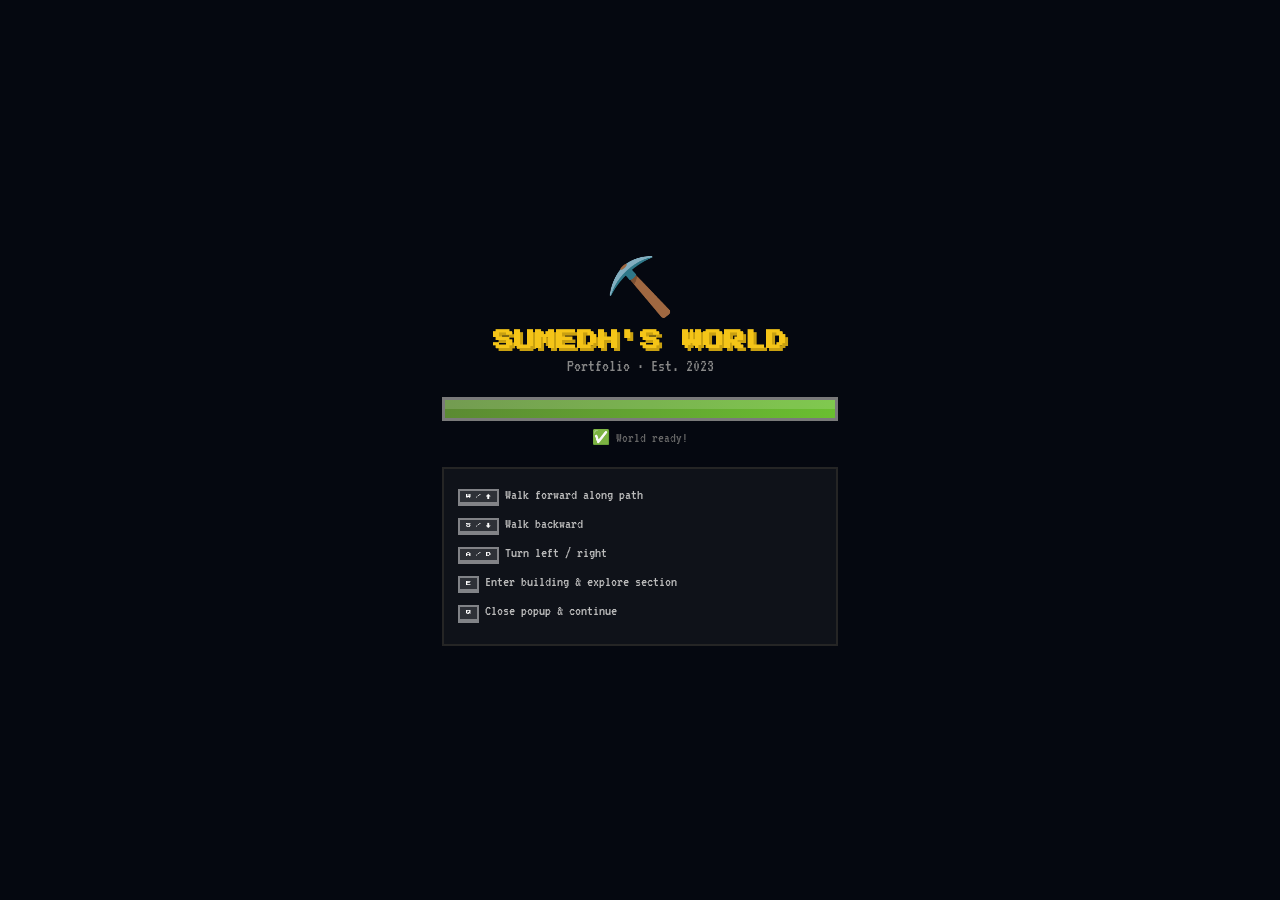
<file: personal portfolio 5/index.html>
<!DOCTYPE html>
<html lang="en">
<head>
<meta charset="UTF-8"/>
<meta name="viewport" content="width=device-width,initial-scale=1.0"/>
<title>Sumedh Pathe — Minecraft Portfolio World</title>
<link rel="stylesheet" href="style.css"/>
<link href="https://fonts.googleapis.com/css2?family=Press+Start+2P&family=VT323&display=swap" rel="stylesheet"/>
</head>
<body>

<!-- ═══ LOADING SCREEN ═══ -->
<div id="loading">
  <div class="ld-box">
    <div class="ld-icon">⛏️</div>
    <h1 class="ld-title">SUMEDH'S WORLD</h1>
    <p class="ld-sub">Portfolio · Est. 2023</p>
    <div class="ld-bar-wrap"><div id="ld-bar"></div></div>
    <p id="ld-msg">Generating terrain…</p>
    <div class="ld-tips">
      <p><span class="k">W / ↑</span> Walk forward along path</p>
      <p><span class="k">S / ↓</span> Walk backward</p>
      <p><span class="k">A / D</span> Turn left / right</p>
      <p><span class="k">E</span> Enter building &amp; explore section</p>
      <p><span class="k">Q</span> Close popup &amp; continue</p>
    </div>
  </div>
</div>

<!-- ═══ MAIN 3D CANVAS ═══ -->
<canvas id="world"></canvas>

<!-- ═══ MINIMAP CANVAS ═══ -->
<div id="mm-wrap">
  <div class="mm-hdr">
    <span class="mm-title">🗺 MAP</span>
    <button class="mm-close" onclick="toggleMap()">✕</button>
  </div>
  <canvas id="minimap" width="180" height="180"></canvas>
  <div class="mm-foot"><span id="mm-coords">Section 1 / 6</span></div>
</div>
<button id="mm-btn" class="hidden" onclick="toggleMap()">🗺</button>

<!-- ═══ TOP HUD ═══ -->
<div id="hud-top">
  <span class="hud-name">⛏️ SUMEDH PATHE</span>
  <span id="hud-section">📍 Intro — Spawn Point</span>
  <span class="hud-hint" id="hud-hint">Press <span class="k">E</span> to enter</span>
</div>

<!-- ═══ VIEW TOGGLE ═══ -->
<button id="view-btn" onclick="toggleView()"><span id="view-lbl">👁 3RD</span></button>

<!-- ═══ PATH NAVIGATOR (bottom left) ═══ -->
<div id="path-nav">
  <div class="path-label">PORTFOLIO PATH</div>
  <div id="path-steps"></div>
</div>

<!-- ═══ CONTROLS HINT (bottom right) ═══ -->
<div id="ctrl-hint">
  <span class="k">W/S</span> Move &nbsp;
  <span class="k">A/D</span> Turn &nbsp;
  <span class="k">E</span> Enter &nbsp;
  <span class="k">Q</span> Close
</div>

<!-- ═══ HEALTH BAR ═══ -->
<div id="hud-hp">
  <div class="hp-row"><span class="hp-l">HP</span><span class="hearts">❤️❤️❤️❤️❤️❤️❤️❤️❤️❤️</span></div>
  <div class="xp-wrap"><div class="xp-fill"></div></div>
  <div class="xp-txt">XP: Graduate 2027 · Dev Level 12</div>
</div>

<!-- ═══ POPUP PANEL ═══ -->
<div id="popup" class="hidden">
  <div class="pop-inner" id="pop-inner">
    <div class="pop-hdr" id="pop-hdr">
      <span id="pop-icon">🏠</span>
      <span id="pop-title">Welcome</span>
      <button class="pop-close" onclick="closePopup()">✕</button>
    </div>
    <div class="pop-body" id="pop-body"><!-- filled by JS --></div>
    <div class="pop-foot" id="pop-foot">
      <button class="mc-btn gray" onclick="closePopup()">
        <span class="k">Q</span> Close &amp; Continue →
      </button>
    </div>
  </div>
</div>

<!-- ═══ PAUSE MENU ═══ -->
<div id="pause" class="hidden">
  <div class="pm-box">
    <h2 class="pm-t">⏸ PAUSED</h2>
    <p class="pm-s">Sumedh Pathe · Portfolio World</p>
    <div class="pm-btns">
      <button class="mc-btn green" onclick="resumeGame()">▶ Resume</button>
      <button class="mc-btn gray"  onclick="showSection(currentStep)">📋 Reopen Section</button>
      <button class="mc-btn gray"  onclick="goToStep(0)">🏠 Restart Path</button>
    </div>
    <div class="pm-links">
      <a href="mailto:sumedhpatthe2005@gmail.com">✉️ Email</a>
      <a href="https://github.com/Sumedh9696" target="_blank">🐙 GitHub</a>
    </div>
  </div>
</div>

<!-- ═══ TOAST ═══ -->
<div id="toast"></div>

<script src="script.js"></script>
</body>
</html>
</file>
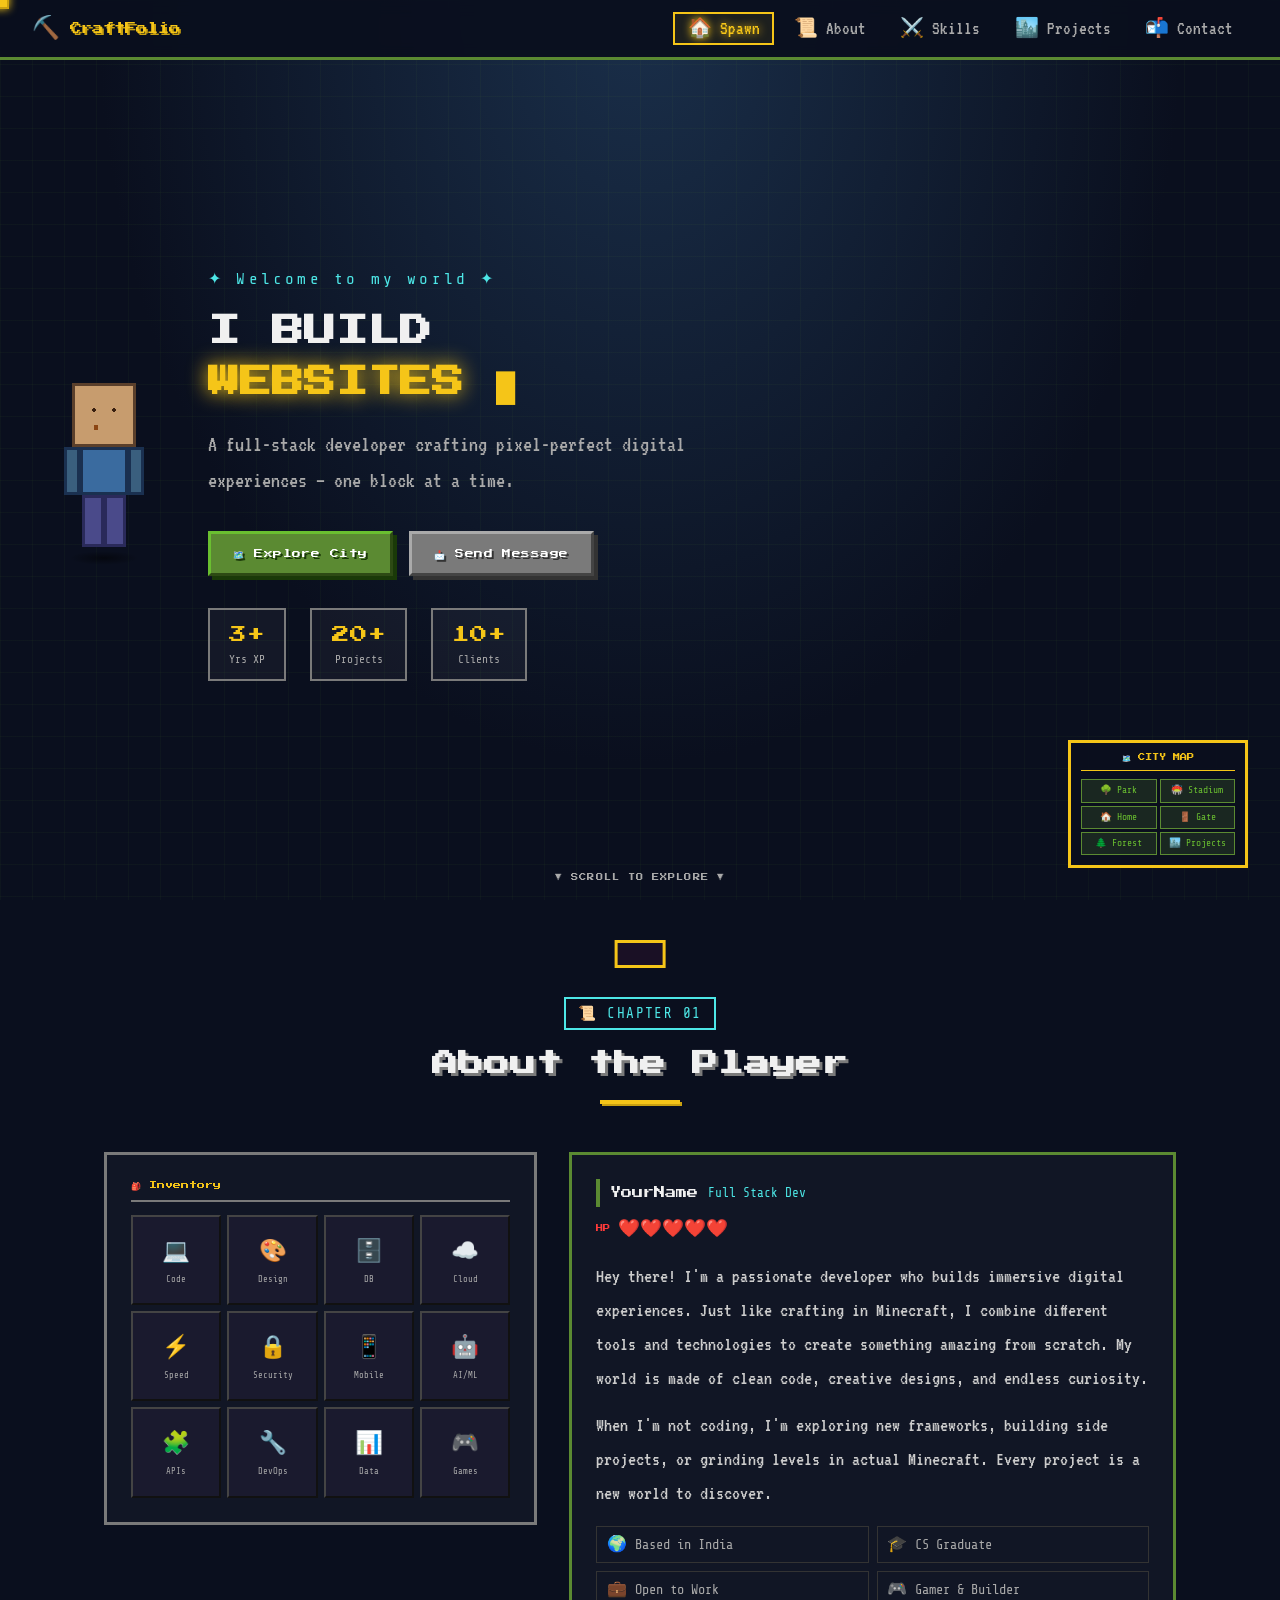
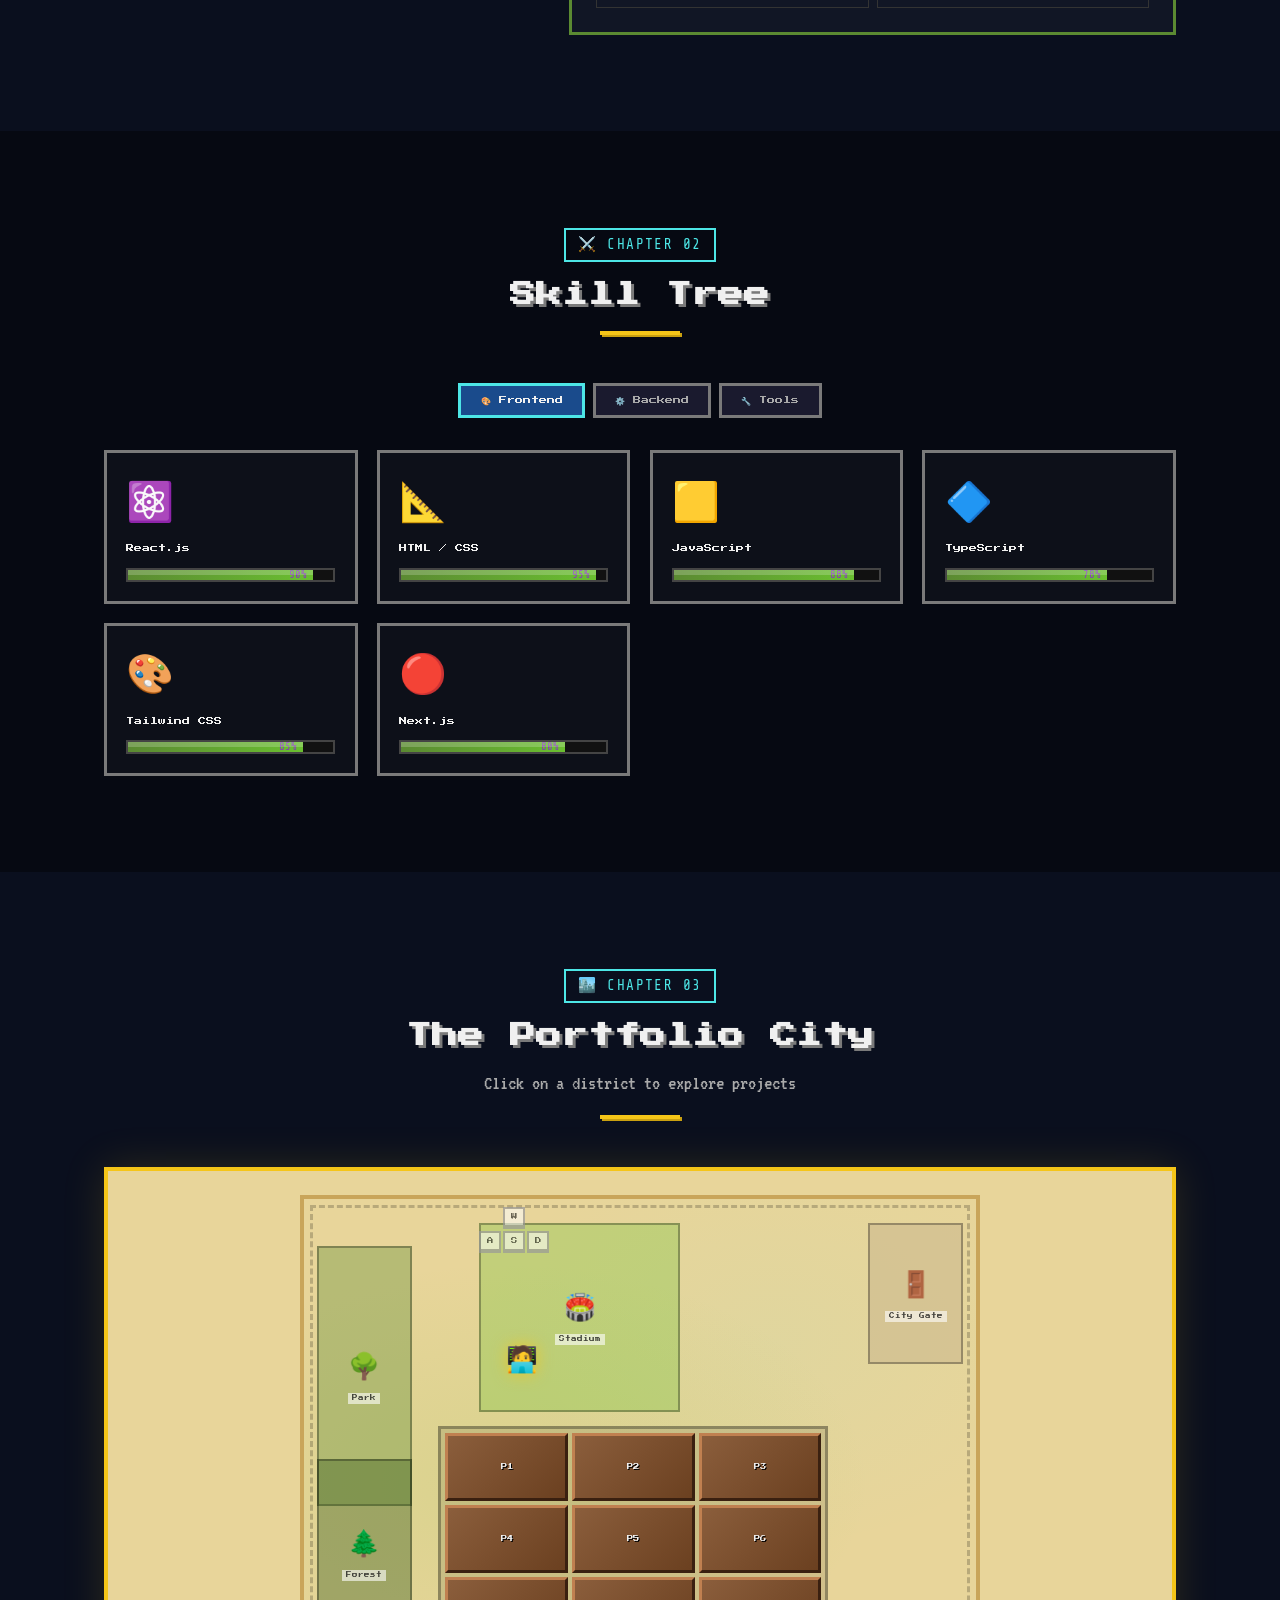
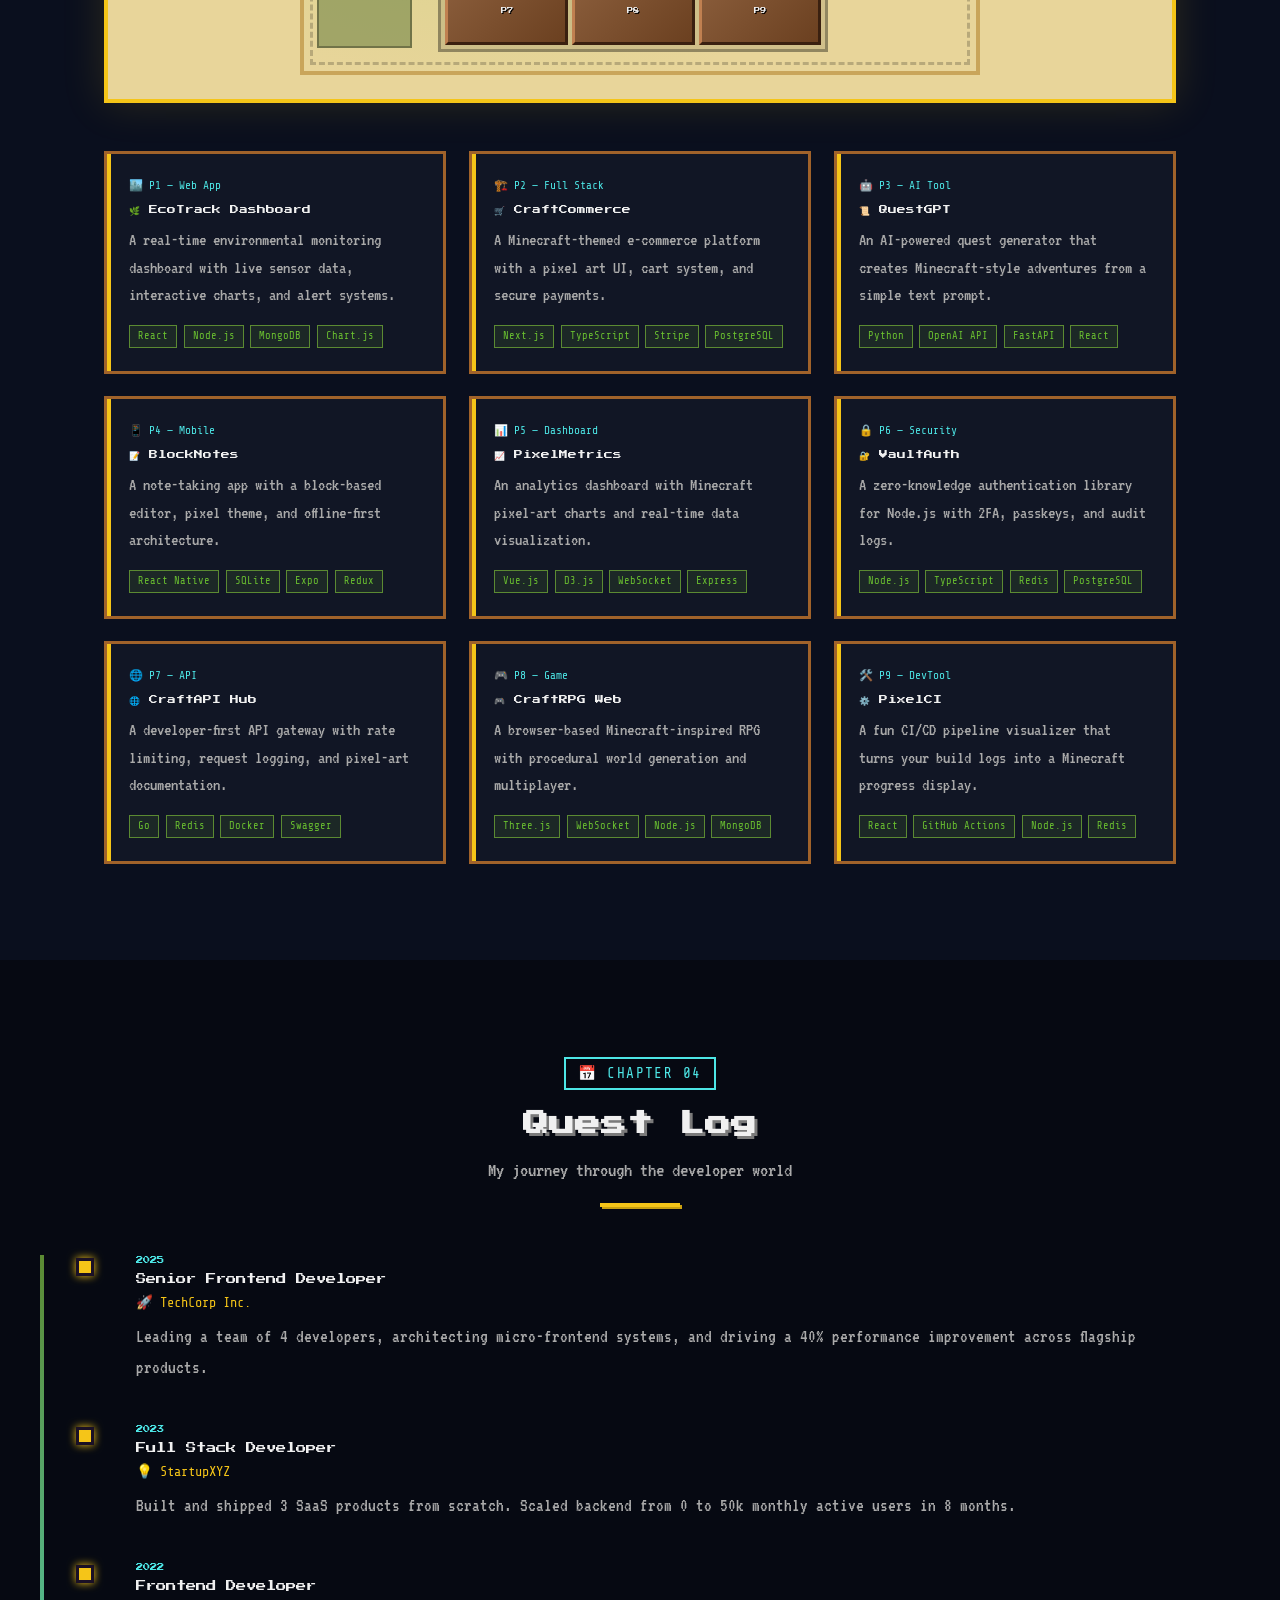
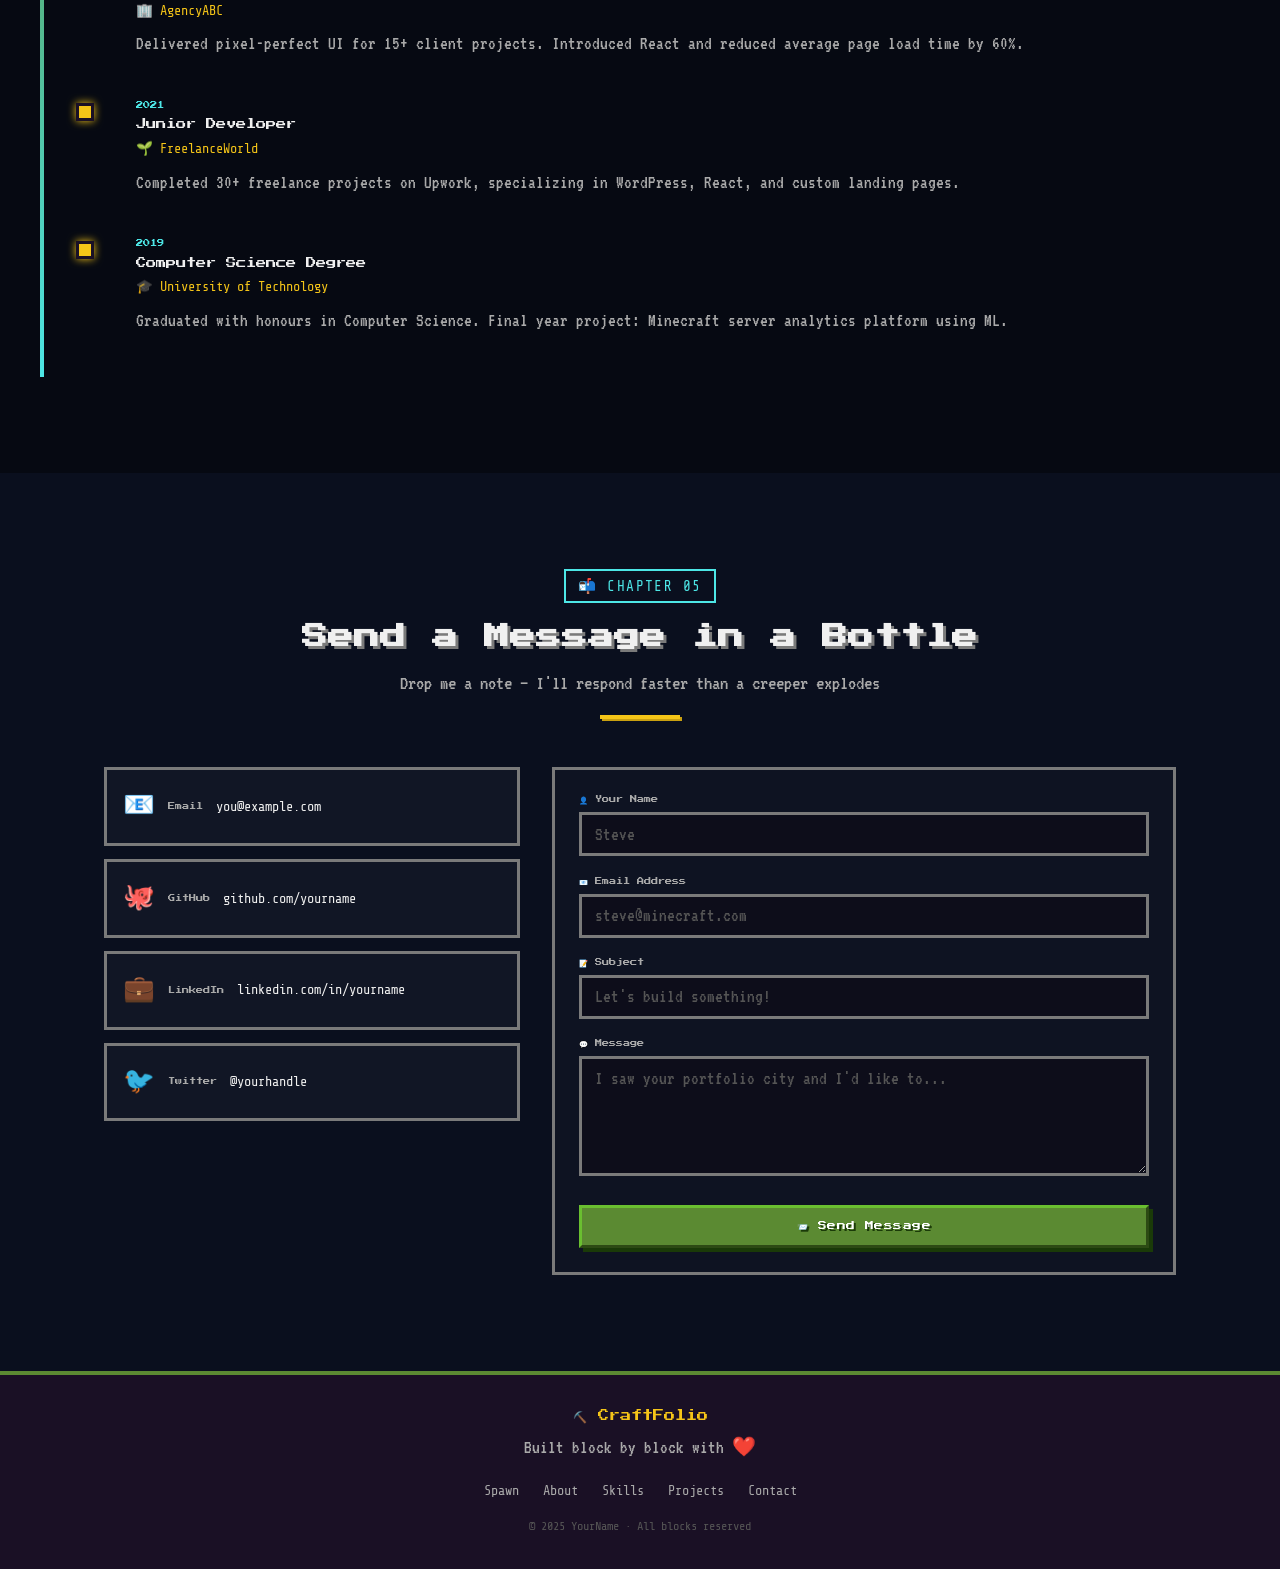
<file: portfolio personal/index.html>
<!DOCTYPE html>
<html lang="en">
<head>
  <meta charset="UTF-8" />
  <meta name="viewport" content="width=device-width, initial-scale=1.0" />
  <title>CraftFolio — A Minecraft Portfolio</title>
  <link rel="stylesheet" href="style.css" />
  <link href="https://fonts.googleapis.com/css2?family=Press+Start+2P&family=VT323:wght@400&family=Share+Tech+Mono&display=swap" rel="stylesheet" />
</head>
<body>

  <!-- ========== LOADING SCREEN ========== -->
  <div id="loading-screen">
    <div class="loading-inner">
      <div class="mc-logo">⛏️</div>
      <h1 class="loading-title">CRAFTFOLIO</h1>
      <div class="loading-bar-wrap">
        <div class="loading-bar" id="loading-bar"></div>
      </div>
      <p class="loading-text" id="loading-text">Loading world...</p>
    </div>
  </div>

  <!-- ========== CURSOR ========== -->
  <div class="mc-cursor" id="mc-cursor"></div>
  <div class="mc-cursor-trail" id="cursor-trail"></div>

  <!-- ========== PARTICLES ========== -->
  <canvas id="particle-canvas"></canvas>

  <!-- ========== NAVBAR ========== -->
  <nav id="navbar">
    <div class="nav-logo">
      <span class="pixel-icon">⛏️</span>
      <span class="nav-brand">CraftFolio</span>
    </div>
    <ul class="nav-links" id="nav-links">
      <li><a href="#hero" class="nav-link" data-section="hero">🏠 Spawn</a></li>
      <li><a href="#about" class="nav-link" data-section="about">📜 About</a></li>
      <li><a href="#skills" class="nav-link" data-section="skills">⚔️ Skills</a></li>
      <li><a href="#projects" class="nav-link" data-section="projects">🏙️ Projects</a></li>
      <li><a href="#contact" class="nav-link" data-section="contact">📬 Contact</a></li>
    </ul>
    <button class="nav-toggle" id="nav-toggle" aria-label="Toggle menu">☰</button>
  </nav>

  <!-- ========== HERO SECTION ========== -->
  <section id="hero">
    <div class="hero-bg-grid"></div>
    <div class="hero-content">
      <div class="hero-character" id="hero-char">
        <div class="char-sprite" id="char-sprite">
          <!-- Minecraft character built in CSS -->
          <div class="char-head">
            <div class="face"></div>
          </div>
          <div class="char-body">
            <div class="char-arm left-arm"></div>
            <div class="char-torso"></div>
            <div class="char-arm right-arm"></div>
          </div>
          <div class="char-legs">
            <div class="char-leg"></div>
            <div class="char-leg"></div>
          </div>
        </div>
        <div class="char-shadow"></div>
      </div>
      <div class="hero-text">
        <div class="hero-eyebrow">✦ Welcome to my world ✦</div>
        <h1 class="hero-title">
          <span class="line1">I BUILD</span>
          <span class="line2 typed-text" id="typed-text"></span>
          <span class="cursor-blink">█</span>
        </h1>
        <p class="hero-sub">
          A full-stack developer crafting pixel-perfect digital experiences —
          one block at a time.
        </p>
        <div class="hero-btns">
          <a href="#projects" class="mc-btn primary">🗺️ Explore City</a>
          <a href="#contact" class="mc-btn secondary">📩 Send Message</a>
        </div>
        <div class="hero-stats">
          <div class="stat-block">
            <span class="stat-val">3+</span>
            <span class="stat-label">Yrs XP</span>
          </div>
          <div class="stat-block">
            <span class="stat-val">20+</span>
            <span class="stat-label">Projects</span>
          </div>
          <div class="stat-block">
            <span class="stat-val">10+</span>
            <span class="stat-label">Clients</span>
          </div>
        </div>
      </div>
    </div>

    <!-- City map mini preview -->
    <div class="mini-map" id="mini-map">
      <div class="mini-map-label">🗺️ CITY MAP</div>
      <div class="mini-map-body">
        <div class="mm-zone park">🌳 Park</div>
        <div class="mm-zone stadium">🏟️ Stadium</div>
        <div class="mm-zone residential">🏠 Home</div>
        <div class="mm-zone city-gate">🚪 Gate</div>
        <div class="mm-zone forest">🌲 Forest</div>
        <div class="mm-zone projects-zone">🏙️ Projects</div>
      </div>
    </div>

    <div class="scroll-hint">▼ SCROLL TO EXPLORE ▼</div>
  </section>

  <!-- ========== ABOUT SECTION ========== -->
  <section id="about" class="section">
    <div class="section-header">
      <span class="section-badge">📜 CHAPTER 01</span>
      <h2 class="section-title">About the Player</h2>
      <div class="pixel-divider"></div>
    </div>
    <div class="about-grid">
      <div class="about-card inventory-card">
        <div class="inv-title">🎒 Inventory</div>
        <div class="inventory-grid" id="inventory-grid">
          <!-- Filled by JS -->
        </div>
      </div>
      <div class="about-card bio-card">
        <div class="bio-header">
          <div class="player-tag">
            <span class="tag-bar"></span>
            <span class="player-name">YourName</span>
            <span class="player-title">Full Stack Dev</span>
          </div>
          <div class="health-bar">
            <span class="hb-label">HP</span>
            <div class="hearts">
              <span>❤️</span><span>❤️</span><span>❤️</span><span>❤️</span><span>❤️</span>
            </div>
          </div>
        </div>
        <p class="bio-text">
          Hey there! I'm a passionate developer who builds immersive digital experiences.
          Just like crafting in Minecraft, I combine different tools and technologies to
          create something amazing from scratch. My world is made of clean code, creative
          designs, and endless curiosity.
        </p>
        <p class="bio-text">
          When I'm not coding, I'm exploring new frameworks, building side projects,
          or grinding levels in actual Minecraft. Every project is a new world to discover.
        </p>
        <div class="bio-facts">
          <div class="fact"><span class="fact-icon">🌍</span> Based in India</div>
          <div class="fact"><span class="fact-icon">🎓</span> CS Graduate</div>
          <div class="fact"><span class="fact-icon">💼</span> Open to Work</div>
          <div class="fact"><span class="fact-icon">🎮</span> Gamer & Builder</div>
        </div>
      </div>
    </div>
  </section>

  <!-- ========== SKILLS SECTION ========== -->
  <section id="skills" class="section dark-section">
    <div class="section-header">
      <span class="section-badge">⚔️ CHAPTER 02</span>
      <h2 class="section-title">Skill Tree</h2>
      <div class="pixel-divider"></div>
    </div>
    <div class="skill-tabs">
      <button class="skill-tab active" data-cat="frontend">🎨 Frontend</button>
      <button class="skill-tab" data-cat="backend">⚙️ Backend</button>
      <button class="skill-tab" data-cat="tools">🔧 Tools</button>
    </div>
    <div class="skill-tree" id="skill-tree">
      <!-- Filled by JS -->
    </div>
  </section>

  <!-- ========== PROJECTS / CITY MAP ========== -->
  <section id="projects" class="section">
    <div class="section-header">
      <span class="section-badge">🏙️ CHAPTER 03</span>
      <h2 class="section-title">The Portfolio City</h2>
      <p class="section-sub">Click on a district to explore projects</p>
      <div class="pixel-divider"></div>
    </div>

    <!-- Interactive City Map -->
    <div class="city-map-container">
      <div class="city-map" id="city-map">
        <!-- Border -->
        <div class="city-border"></div>

        <!-- Zones -->
        <div class="city-zone park-zone" data-zone="park">
          <span class="zone-icon">🌳</span>
          <span class="zone-label">Park</span>
        </div>
        <div class="city-zone stadium-zone" data-zone="stadium">
          <span class="zone-icon">🏟️</span>
          <span class="zone-label">Stadium</span>
        </div>
        <div class="city-zone forest-zone" data-zone="forest">
          <span class="zone-icon">🌲</span>
          <span class="zone-label">Forest</span>
        </div>
        <div class="city-zone gate-zone" data-zone="gate">
          <span class="zone-icon">🚪</span>
          <span class="zone-label">City Gate</span>
        </div>

        <!-- Project blocks P1–P9 -->
        <div class="city-blocks">
          <div class="proj-block" data-proj="p1" style="--r:0;--c:0">P1</div>
          <div class="proj-block" data-proj="p2" style="--r:0;--c:1">P2</div>
          <div class="proj-block" data-proj="p3" style="--r:0;--c:2">P3</div>
          <div class="proj-block" data-proj="p4" style="--r:1;--c:2">P4</div>
          <div class="proj-block" data-proj="p5" style="--r:1;--c:1">P5</div>
          <div class="proj-block" data-proj="p6" style="--r:1;--c:0">P6</div>
          <div class="proj-block" data-proj="p7" style="--r:2;--c:0">P7</div>
          <div class="proj-block" data-proj="p8" style="--r:2;--c:1">P8</div>
          <div class="proj-block" data-proj="p9" style="--r:2;--c:2">P9</div>
        </div>

        <!-- Walking character on map -->
        <div class="map-player" id="map-player">🧑‍💻</div>

        <!-- WASD hint -->
        <div class="wasd-hint">
          <div class="wasd-row"><span class="key">W</span></div>
          <div class="wasd-row"><span class="key">A</span><span class="key">S</span><span class="key">D</span></div>
        </div>
      </div>
    </div>

    <!-- Project Cards Grid -->
    <div class="project-cards" id="project-cards">
      <!-- Filled by JS -->
    </div>
  </section>

  <!-- ========== EXPERIENCE / TIMELINE ========== -->
  <section id="experience" class="section dark-section">
    <div class="section-header">
      <span class="section-badge">📅 CHAPTER 04</span>
      <h2 class="section-title">Quest Log</h2>
      <p class="section-sub">My journey through the developer world</p>
      <div class="pixel-divider"></div>
    </div>
    <div class="timeline" id="timeline">
      <!-- Filled by JS -->
    </div>
  </section>

  <!-- ========== CONTACT SECTION ========== -->
  <section id="contact" class="section">
    <div class="section-header">
      <span class="section-badge">📬 CHAPTER 05</span>
      <h2 class="section-title">Send a Message in a Bottle</h2>
      <p class="section-sub">Drop me a note — I'll respond faster than a creeper explodes</p>
      <div class="pixel-divider"></div>
    </div>
    <div class="contact-container">
      <div class="contact-info">
        <div class="contact-card">
          <div class="cc-icon">📧</div>
          <div class="cc-label">Email</div>
          <div class="cc-val">you@example.com</div>
        </div>
        <div class="contact-card">
          <div class="cc-icon">🐙</div>
          <div class="cc-label">GitHub</div>
          <div class="cc-val">github.com/yourname</div>
        </div>
        <div class="contact-card">
          <div class="cc-icon">💼</div>
          <div class="cc-label">LinkedIn</div>
          <div class="cc-val">linkedin.com/in/yourname</div>
        </div>
        <div class="contact-card">
          <div class="cc-icon">🐦</div>
          <div class="cc-label">Twitter</div>
          <div class="cc-val">@yourhandle</div>
        </div>
      </div>
      <form class="contact-form" id="contact-form" novalidate>
        <div class="form-group">
          <label class="mc-label">👤 Your Name</label>
          <input type="text" class="mc-input" id="fname" placeholder="Steve" required />
          <span class="field-error" id="fname-err"></span>
        </div>
        <div class="form-group">
          <label class="mc-label">📧 Email Address</label>
          <input type="email" class="mc-input" id="femail" placeholder="steve@minecraft.com" required />
          <span class="field-error" id="femail-err"></span>
        </div>
        <div class="form-group">
          <label class="mc-label">📝 Subject</label>
          <input type="text" class="mc-input" id="fsubject" placeholder="Let's build something!" />
        </div>
        <div class="form-group">
          <label class="mc-label">💬 Message</label>
          <textarea class="mc-input mc-textarea" id="fmessage" rows="5" placeholder="I saw your portfolio city and I'd like to..." required></textarea>
          <span class="field-error" id="fmsg-err"></span>
        </div>
        <button type="submit" class="mc-btn primary full-width" id="send-btn">
          📨 Send Message
        </button>
        <div class="form-success" id="form-success">
          ✅ Message delivered! I'll get back to you soon.
        </div>
      </form>
    </div>
  </section>

  <!-- ========== FOOTER ========== -->
  <footer id="footer">
    <div class="footer-inner">
      <div class="footer-brand">
        <span class="footer-logo">⛏️ CraftFolio</span>
        <p class="footer-tagline">Built block by block with ❤️</p>
      </div>
      <div class="footer-nav">
        <a href="#hero">Spawn</a>
        <a href="#about">About</a>
        <a href="#skills">Skills</a>
        <a href="#projects">Projects</a>
        <a href="#contact">Contact</a>
      </div>
      <p class="footer-copy">© 2025 YourName · All blocks reserved</p>
    </div>
  </footer>

  <!-- ========== PROJECT MODAL ========== -->
  <div class="modal-overlay" id="modal-overlay">
    <div class="modal-box" id="modal-box">
      <button class="modal-close" id="modal-close">✕</button>
      <div class="modal-content" id="modal-content"></div>
    </div>
  </div>

  <!-- ========== NOTIFICATION TOAST ========== -->
  <div class="toast" id="toast"></div>

  <!-- ========== BACK TO TOP ========== -->
  <button class="back-top" id="back-top" title="Back to top">⬆</button>

  <script src="script.js"></script>
</body>
</html>
</file>
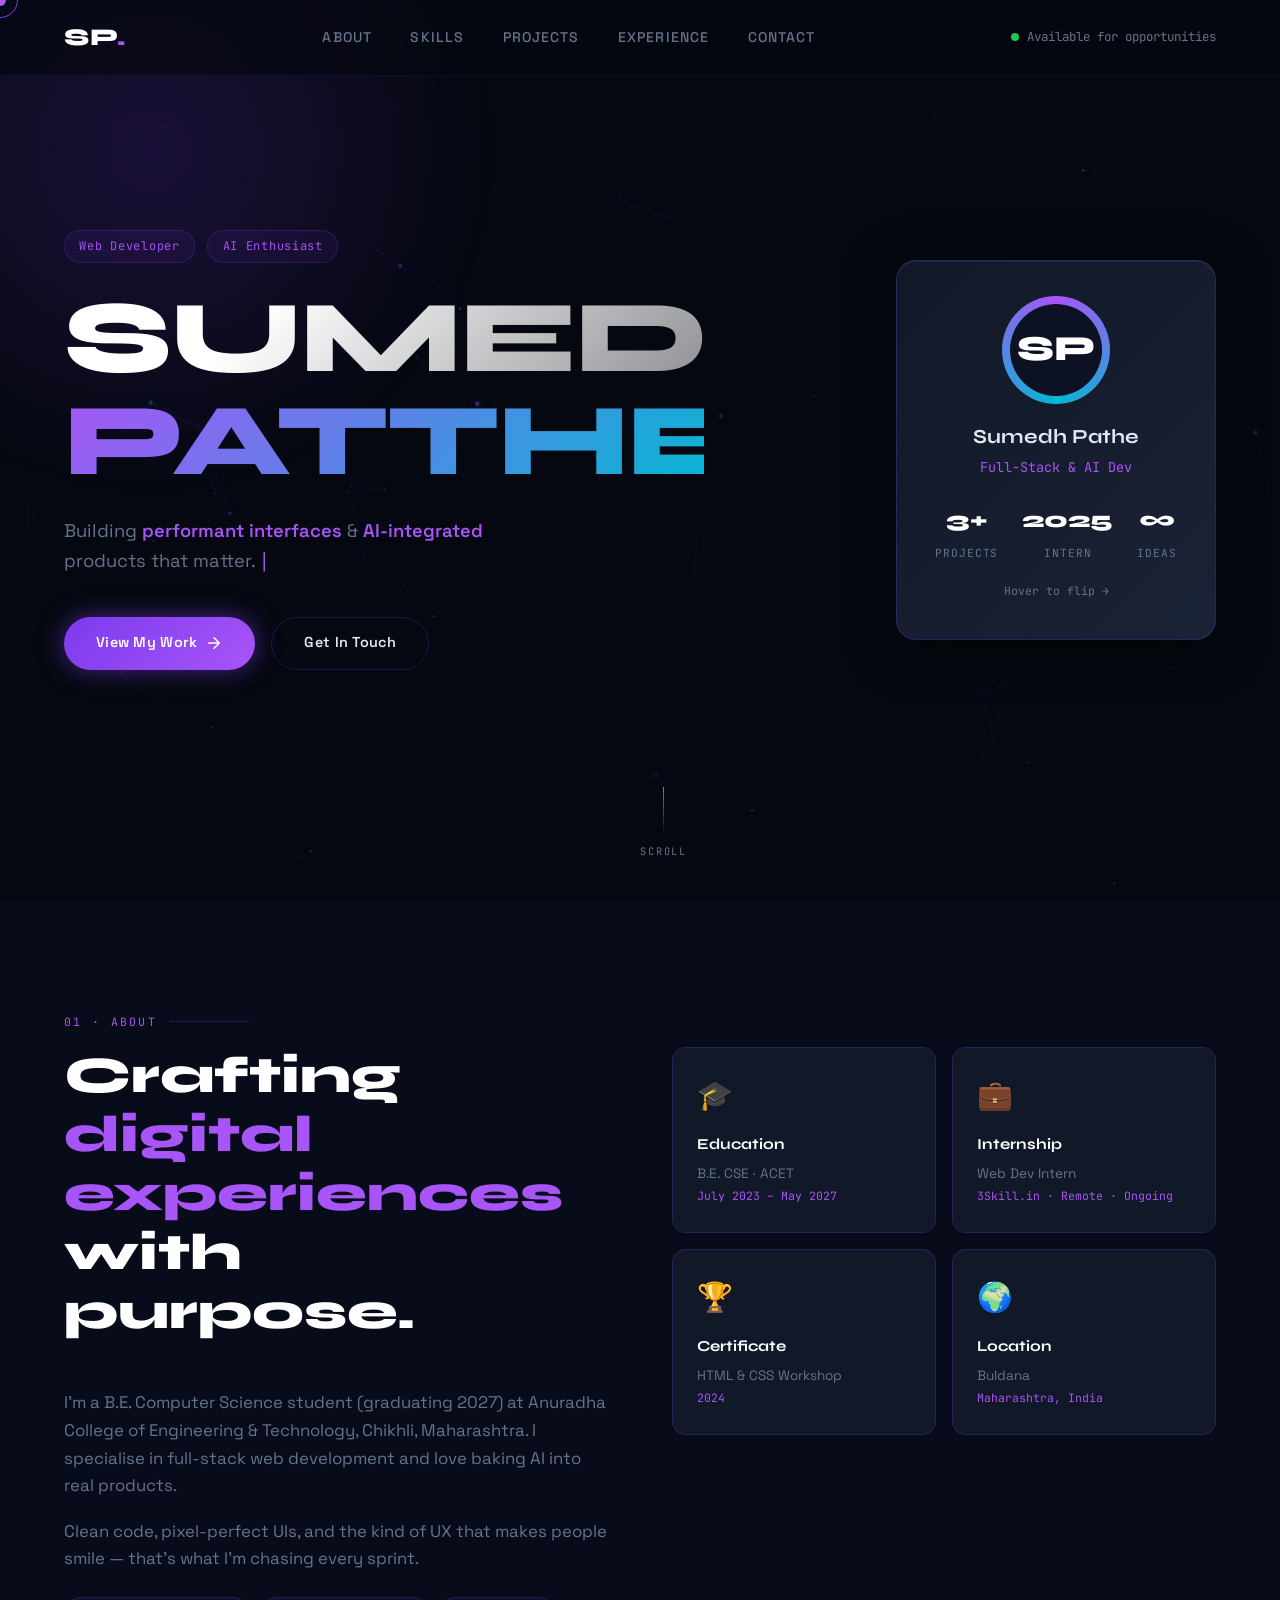
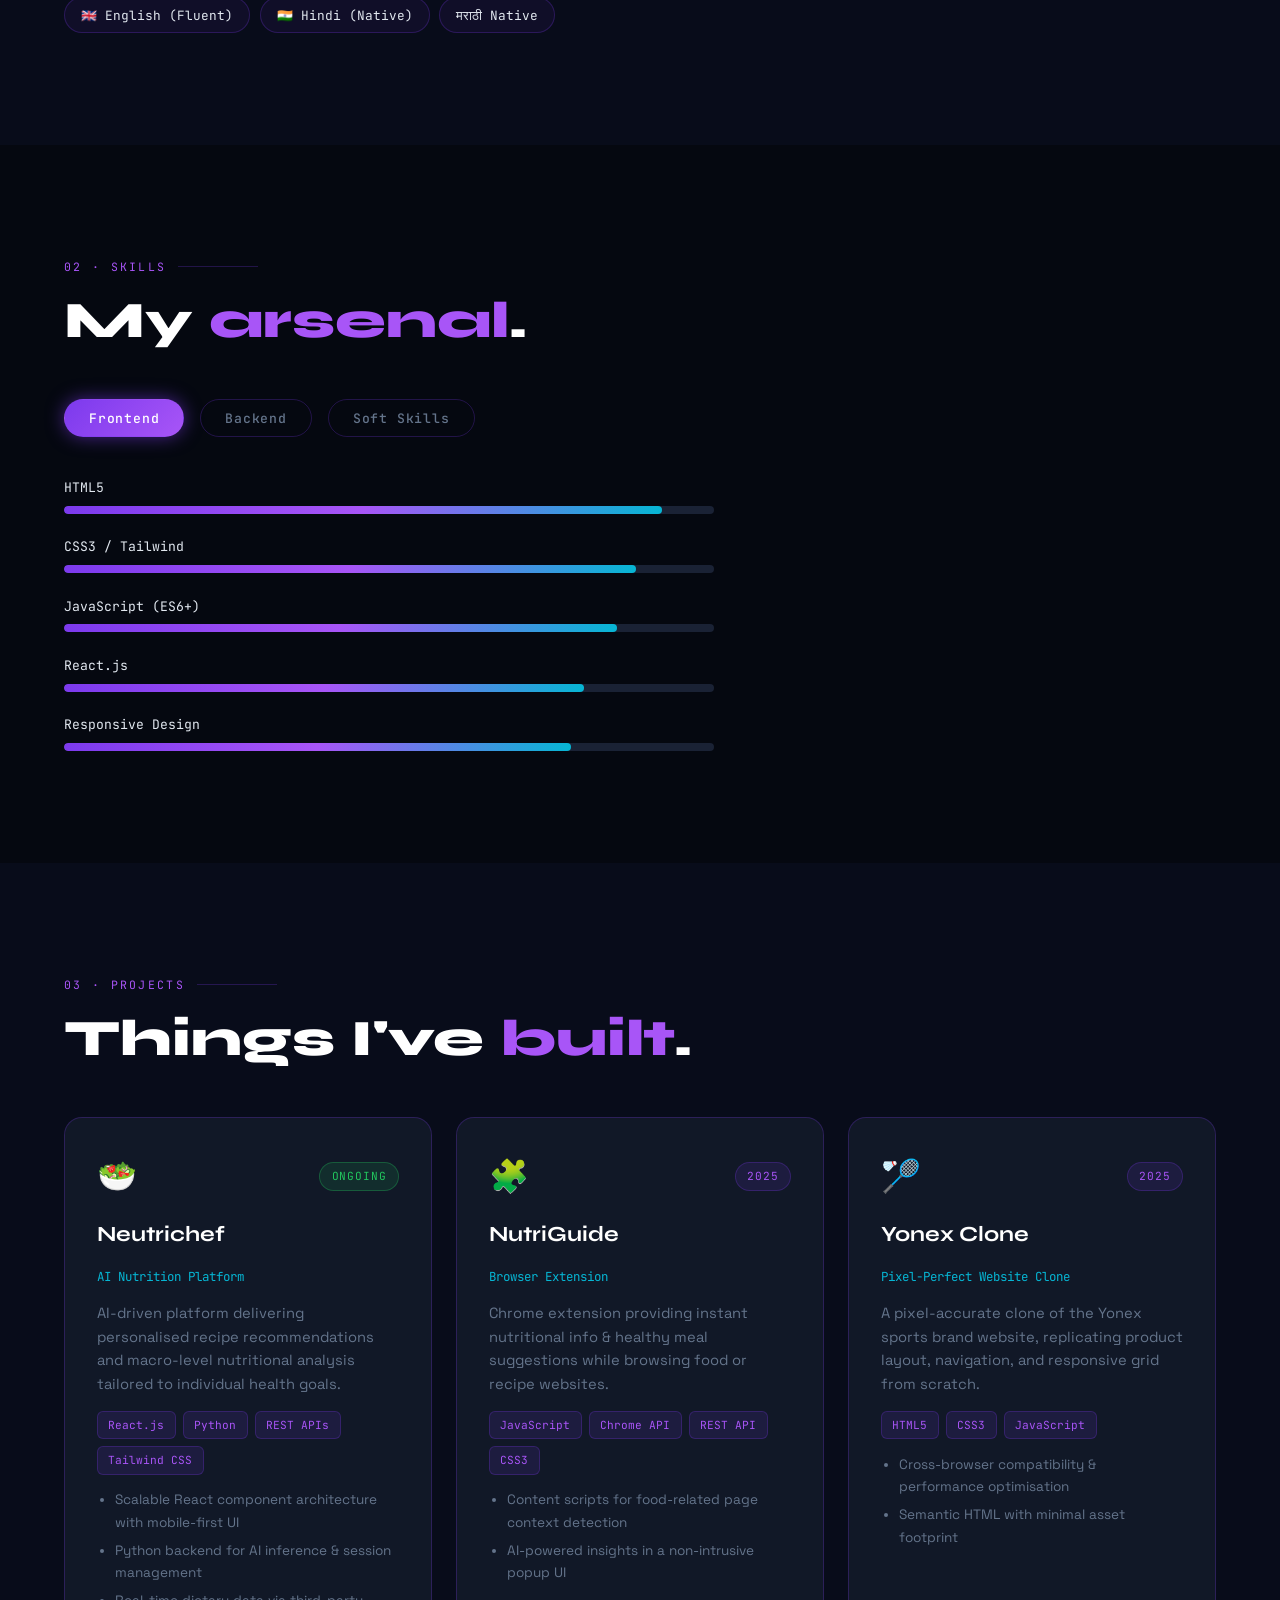
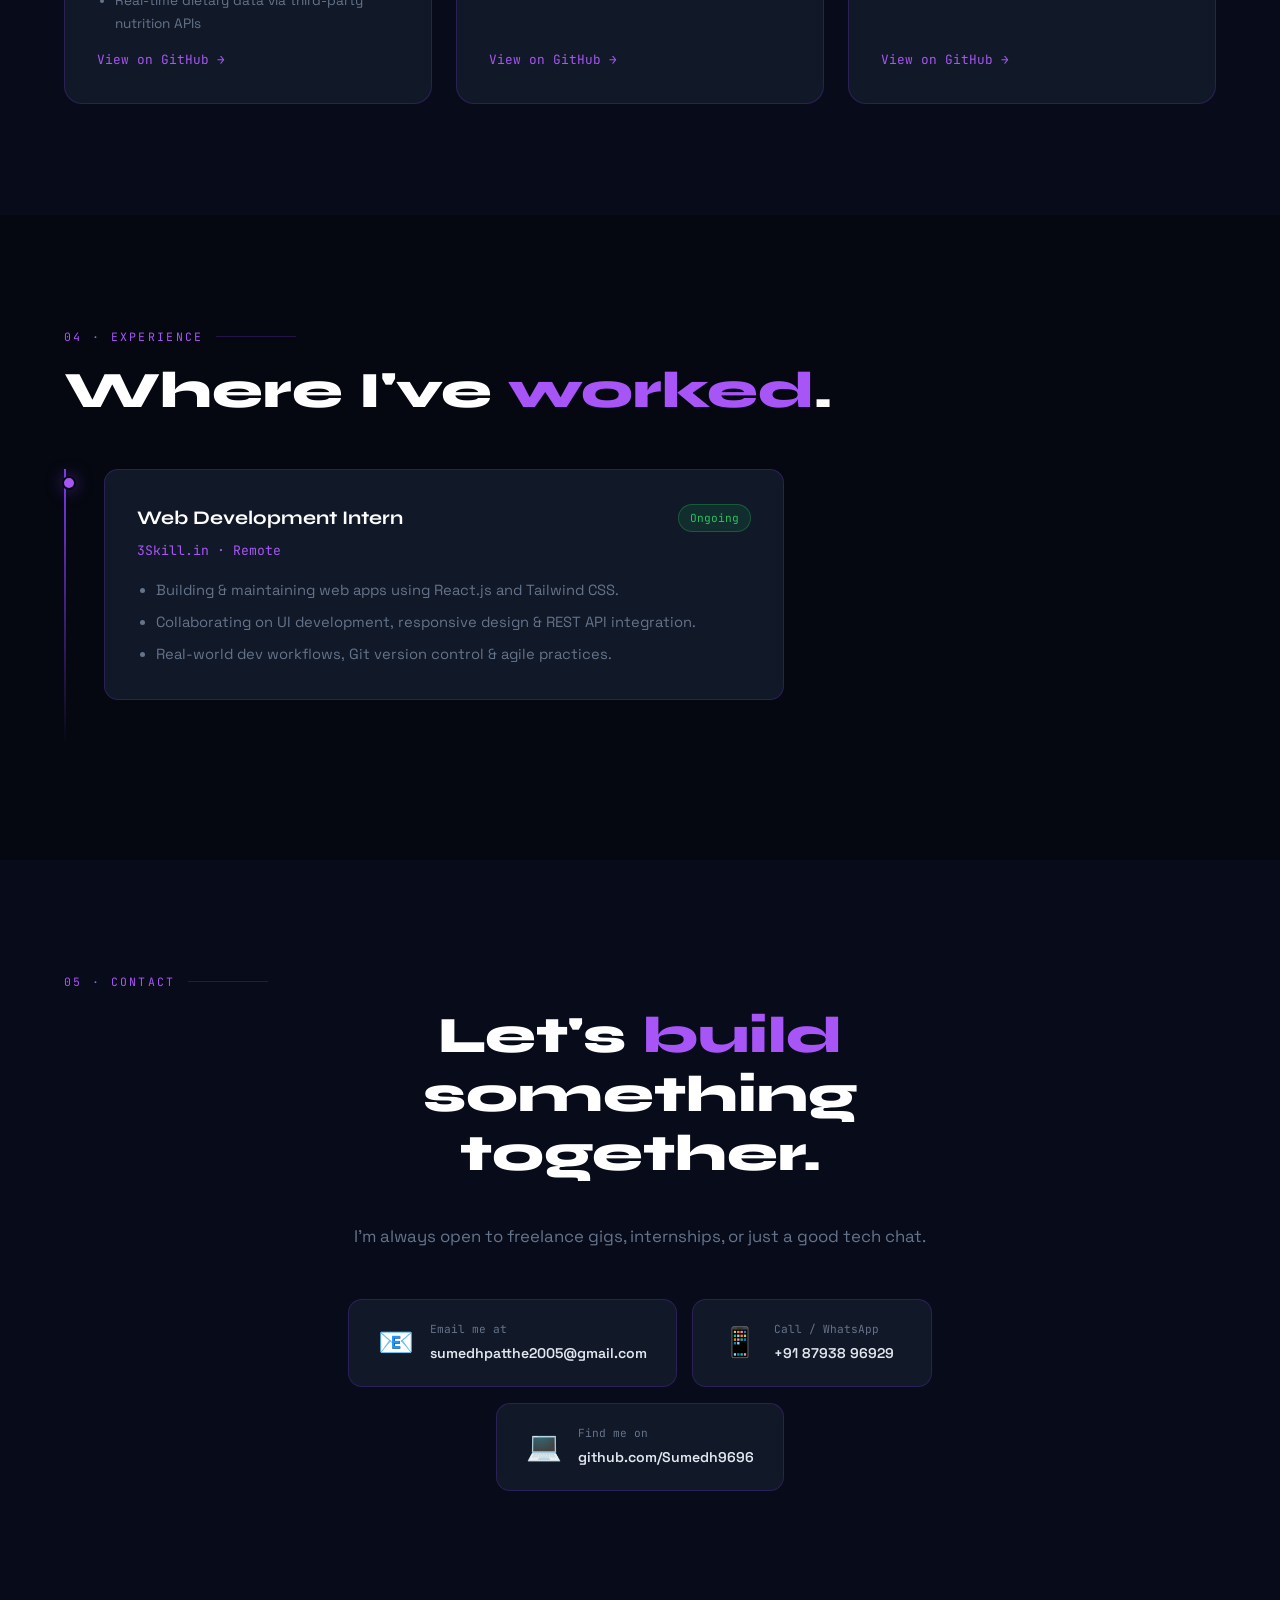
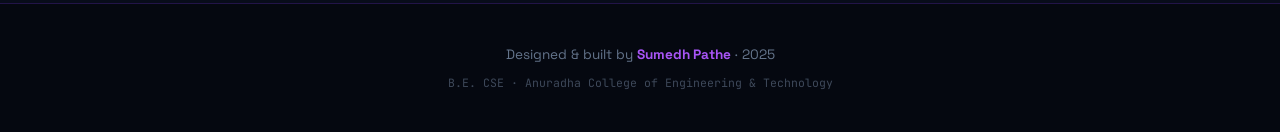
<file: portfolio web 1/index.html>
<!DOCTYPE html>
<html lang="en">
<head>
  <meta charset="UTF-8" />
  <meta name="viewport" content="width=device-width, initial-scale=1.0" />
  <title>Sumedh Pathe — Portfolio</title>
  <link rel="preconnect" href="https://fonts.googleapis.com" />
  <link rel="preconnect" href="https://fonts.gstatic.com" crossorigin />
  <link href="https://fonts.googleapis.com/css2?family=Space+Grotesk:wght@300;400;500;600;700&family=Syne:wght@700;800&family=JetBrains+Mono:wght@400;500&display=swap" rel="stylesheet" />
  <link rel="stylesheet" href="style.css" />
</head>
<body>

  <!-- Custom Cursor -->
  <div class="cursor" id="cursor"></div>
  <div class="cursor-trail" id="cursorTrail"></div>

  <!-- Canvas for 3D particles -->
  <canvas id="bgCanvas"></canvas>

  <!-- NAV -->
  <nav id="navbar">
    <div class="nav-logo">SP<span class="dot">.</span></div>
    <ul class="nav-links">
      <li><a href="#about">About</a></li>
      <li><a href="#skills">Skills</a></li>
      <li><a href="#projects">Projects</a></li>
      <li><a href="#internship">Experience</a></li>
      <li><a href="#contact">Contact</a></li>
    </ul>
    <div class="nav-status">
      <span class="status-dot"></span>
      <span>Available for opportunities</span>
    </div>
  </nav>

  <!-- HERO -->
  <section id="hero">
    <div class="hero-content">
      <div class="hero-eyebrow">
        <span class="tag">Web Developer</span>
        <span class="tag">AI Enthusiast</span>
      </div>
      <h1 class="hero-name">
        <span class="name-line" data-text="SUMEDH">SUMEDH</span>
        <span class="name-line accent" data-text="PATTHE">PATTHE</span>
      </h1>
      <p class="hero-sub">
        Building <span class="highlight">performant interfaces</span> & 
        <span class="highlight">AI-integrated</span> products that matter.
      </p>
      <div class="hero-cta">
        <a href="#projects" class="btn btn-primary">
          <span>View My Work</span>
          <svg viewBox="0 0 24 24" fill="none"><path d="M5 12h14M12 5l7 7-7 7" stroke="currentColor" stroke-width="2" stroke-linecap="round"/></svg>
        </a>
        <a href="#contact" class="btn btn-ghost">Get In Touch</a>
      </div>
    </div>
    <div class="hero-3d-card" id="heroCard">
      <div class="card-inner">
        <div class="card-face card-front">
          <div class="card-avatar">
            <div class="avatar-ring"></div>
            <div class="avatar-letters">SP</div>
          </div>
          <div class="card-info">
            <h3>Sumedh Pathe</h3>
            <p>Full‑Stack & AI Dev</p>
          </div>
          <div class="card-stats">
            <div class="stat"><span class="stat-n">3+</span><span class="stat-l">Projects</span></div>
            <div class="stat"><span class="stat-n">2025</span><span class="stat-l">Intern</span></div>
            <div class="stat"><span class="stat-n">∞</span><span class="stat-l">Ideas</span></div>
          </div>
          <div class="card-hint">Hover to flip →</div>
        </div>
        <div class="card-face card-back">
          <h3 class="back-title">Tech Stack</h3>
          <div class="tech-grid">
            <span>React.js</span><span>Node.js</span><span>Python</span>
            <span>Tailwind</span><span>MongoDB</span><span>Firebase</span>
            <span>REST API</span><span>MySQL</span><span>Git</span>
          </div>
          <p class="back-uni">B.E. CSE @ ACET · 2027</p>
        </div>
      </div>
    </div>
    <div class="scroll-hint">
      <div class="scroll-line"></div>
      <span>SCROLL</span>
    </div>
  </section>

  <!-- ABOUT -->
  <section id="about">
    <div class="section-label">01 · ABOUT</div>
    <div class="about-grid">
      <div class="about-text reveal">
        <h2 class="section-title">Crafting <em>digital experiences</em> with purpose.</h2>
        <p>I'm a B.E. Computer Science student (graduating 2027) at Anuradha College of Engineering & Technology, Chikhli, Maharashtra. I specialise in full‑stack web development and love baking AI into real products.</p>
        <p>Clean code, pixel-perfect UIs, and the kind of UX that makes people smile — that's what I'm chasing every sprint.</p>
        <div class="about-langs">
          <span>🇬🇧 English (Fluent)</span>
          <span>🇮🇳 Hindi (Native)</span>
          <span>मराठी Native</span>
        </div>
      </div>
      <div class="about-cards reveal">
        <div class="info-card" data-tilt>
          <div class="info-icon">🎓</div>
          <h4>Education</h4>
          <p>B.E. CSE · ACET<br/><small>July 2023 – May 2027</small></p>
        </div>
        <div class="info-card" data-tilt>
          <div class="info-icon">💼</div>
          <h4>Internship</h4>
          <p>Web Dev Intern<br/><small>3Skill.in · Remote · Ongoing</small></p>
        </div>
        <div class="info-card" data-tilt>
          <div class="info-icon">🏆</div>
          <h4>Certificate</h4>
          <p>HTML & CSS Workshop<br/><small>2024</small></p>
        </div>
        <div class="info-card" data-tilt>
          <div class="info-icon">🌍</div>
          <h4>Location</h4>
          <p>Buldana<br/><small>Maharashtra, India</small></p>
        </div>
      </div>
    </div>
  </section>

  <!-- SKILLS -->
  <section id="skills">
    <div class="section-label">02 · SKILLS</div>
    <h2 class="section-title reveal">My <em>arsenal</em>.</h2>
    <div class="skills-tabs">
      <button class="tab-btn active" data-tab="frontend">Frontend</button>
      <button class="tab-btn" data-tab="backend">Backend</button>
      <button class="tab-btn" data-tab="soft">Soft Skills</button>
    </div>
    <div class="skills-panel active" id="tab-frontend">
      <div class="skill-bars">
        <div class="skill-bar reveal" data-pct="92"><span>HTML5</span><div class="bar-track"><div class="bar-fill"></div></div></div>
        <div class="skill-bar reveal" data-pct="88"><span>CSS3 / Tailwind</span><div class="bar-track"><div class="bar-fill"></div></div></div>
        <div class="skill-bar reveal" data-pct="85"><span>JavaScript (ES6+)</span><div class="bar-track"><div class="bar-fill"></div></div></div>
        <div class="skill-bar reveal" data-pct="80"><span>React.js</span><div class="bar-track"><div class="bar-fill"></div></div></div>
        <div class="skill-bar reveal" data-pct="78"><span>Responsive Design</span><div class="bar-track"><div class="bar-fill"></div></div></div>
      </div>
    </div>
    <div class="skills-panel" id="tab-backend">
      <div class="skill-bars">
        <div class="skill-bar reveal" data-pct="80"><span>Node.js / Express</span><div class="bar-track"><div class="bar-fill"></div></div></div>
        <div class="skill-bar reveal" data-pct="75"><span>Python</span><div class="bar-track"><div class="bar-fill"></div></div></div>
        <div class="skill-bar reveal" data-pct="72"><span>REST API Design</span><div class="bar-track"><div class="bar-fill"></div></div></div>
        <div class="skill-bar reveal" data-pct="70"><span>MySQL / MongoDB</span><div class="bar-track"><div class="bar-fill"></div></div></div>
        <div class="skill-bar reveal" data-pct="68"><span>Firebase</span><div class="bar-track"><div class="bar-fill"></div></div></div>
      </div>
    </div>
    <div class="skills-panel" id="tab-soft">
      <div class="soft-grid">
        <div class="soft-card reveal" data-tilt><span>💬</span><p>Communication</p></div>
        <div class="soft-card reveal" data-tilt><span>🧠</span><p>Critical Thinking</p></div>
        <div class="soft-card reveal" data-tilt><span>🤝</span><p>Collaboration</p></div>
        <div class="soft-card reveal" data-tilt><span>⏰</span><p>Time Management</p></div>
        <div class="soft-card reveal" data-tilt><span>🔄</span><p>Adaptability</p></div>
        <div class="soft-card reveal" data-tilt><span>🌐</span><p>Open Source</p></div>
        <div class="soft-card reveal" data-tilt><span>🚀</span><p>Hackathons</p></div>
        <div class="soft-card reveal" data-tilt><span>🎨</span><p>UI/UX Design</p></div>
        <div class="soft-card reveal" data-tilt><span>🤖</span><p>AI Product Dev</p></div>
      </div>
    </div>
  </section>

  <!-- PROJECTS -->
  <section id="projects">
    <div class="section-label">03 · PROJECTS</div>
    <h2 class="section-title reveal">Things I've <em>built</em>.</h2>
    <div class="projects-grid">

      <div class="project-card reveal" data-tilt>
        <div class="project-header">
          <div class="project-icon">🥗</div>
          <span class="project-status ongoing">Ongoing</span>
        </div>
        <h3>Neutrichef</h3>
        <p class="project-sub">AI Nutrition Platform</p>
        <p class="project-desc">AI‑driven platform delivering personalised recipe recommendations and macro-level nutritional analysis tailored to individual health goals.</p>
        <div class="project-tags">
          <span>React.js</span><span>Python</span><span>REST APIs</span><span>Tailwind CSS</span>
        </div>
        <ul class="project-points">
          <li>Scalable React component architecture with mobile-first UI</li>
          <li>Python backend for AI inference & session management</li>
          <li>Real-time dietary data via third-party nutrition APIs</li>
        </ul>
        <a href="https://github.com/Sumedh9696" target="_blank" class="project-link">
          View on GitHub →
        </a>
      </div>

      <div class="project-card reveal" data-tilt>
        <div class="project-header">
          <div class="project-icon">🧩</div>
          <span class="project-status done">2025</span>
        </div>
        <h3>NutriGuide</h3>
        <p class="project-sub">Browser Extension</p>
        <p class="project-desc">Chrome extension providing instant nutritional info & healthy meal suggestions while browsing food or recipe websites.</p>
        <div class="project-tags">
          <span>JavaScript</span><span>Chrome API</span><span>REST API</span><span>CSS3</span>
        </div>
        <ul class="project-points">
          <li>Content scripts for food-related page context detection</li>
          <li>AI-powered insights in a non-intrusive popup UI</li>
        </ul>
        <a href="https://github.com/Sumedh9696" target="_blank" class="project-link">
          View on GitHub →
        </a>
      </div>

      <div class="project-card reveal" data-tilt>
        <div class="project-header">
          <div class="project-icon">🏸</div>
          <span class="project-status done">2025</span>
        </div>
        <h3>Yonex Clone</h3>
        <p class="project-sub">Pixel-Perfect Website Clone</p>
        <p class="project-desc">A pixel-accurate clone of the Yonex sports brand website, replicating product layout, navigation, and responsive grid from scratch.</p>
        <div class="project-tags">
          <span>HTML5</span><span>CSS3</span><span>JavaScript</span>
        </div>
        <ul class="project-points">
          <li>Cross-browser compatibility & performance optimisation</li>
          <li>Semantic HTML with minimal asset footprint</li>
        </ul>
        <a href="https://github.com/Sumedh9696" target="_blank" class="project-link">
          View on GitHub →
        </a>
      </div>

    </div>
  </section>

  <!-- INTERNSHIP -->
  <section id="internship">
    <div class="section-label">04 · EXPERIENCE</div>
    <h2 class="section-title reveal">Where I've <em>worked</em>.</h2>
    <div class="timeline">
      <div class="timeline-item reveal">
        <div class="timeline-dot"></div>
        <div class="timeline-content" data-tilt>
          <div class="timeline-header">
            <h3>Web Development Intern</h3>
            <span class="timeline-badge">Ongoing</span>
          </div>
          <p class="company">3Skill.in · Remote</p>
          <ul>
            <li>Building & maintaining web apps using React.js and Tailwind CSS.</li>
            <li>Collaborating on UI development, responsive design & REST API integration.</li>
            <li>Real-world dev workflows, Git version control & agile practices.</li>
          </ul>
        </div>
      </div>
    </div>
  </section>

  <!-- CONTACT -->
  <section id="contact">
    <div class="section-label">05 · CONTACT</div>
    <div class="contact-wrap reveal">
      <h2 class="section-title">Let's <em>build</em> something together.</h2>
      <p class="contact-sub">I'm always open to freelance gigs, internships, or just a good tech chat.</p>
      <div class="contact-links">
        <a href="mailto:sumedhpatthe2005@gmail.com" class="contact-btn" data-tilt>
          <span>📧</span>
          <div>
            <small>Email me at</small>
            <p>sumedhpatthe2005@gmail.com</p>
          </div>
        </a>
        <a href="tel:+918793896929" class="contact-btn" data-tilt>
          <span>📱</span>
          <div>
            <small>Call / WhatsApp</small>
            <p>+91 87938 96929</p>
          </div>
        </a>
        <a href="https://github.com/Sumedh9696" target="_blank" class="contact-btn" data-tilt>
          <span>💻</span>
          <div>
            <small>Find me on</small>
            <p>github.com/Sumedh9696</p>
          </div>
        </a>
      </div>
    </div>
  </section>

  <!-- FOOTER -->
  <footer>
    <p>Designed & built by <strong>Sumedh Pathe</strong> · 2025</p>
    <p class="footer-sub">B.E. CSE · Anuradha College of Engineering & Technology</p>
  </footer>

  <script src="script.js"></script>
</body>
</html>
</file>
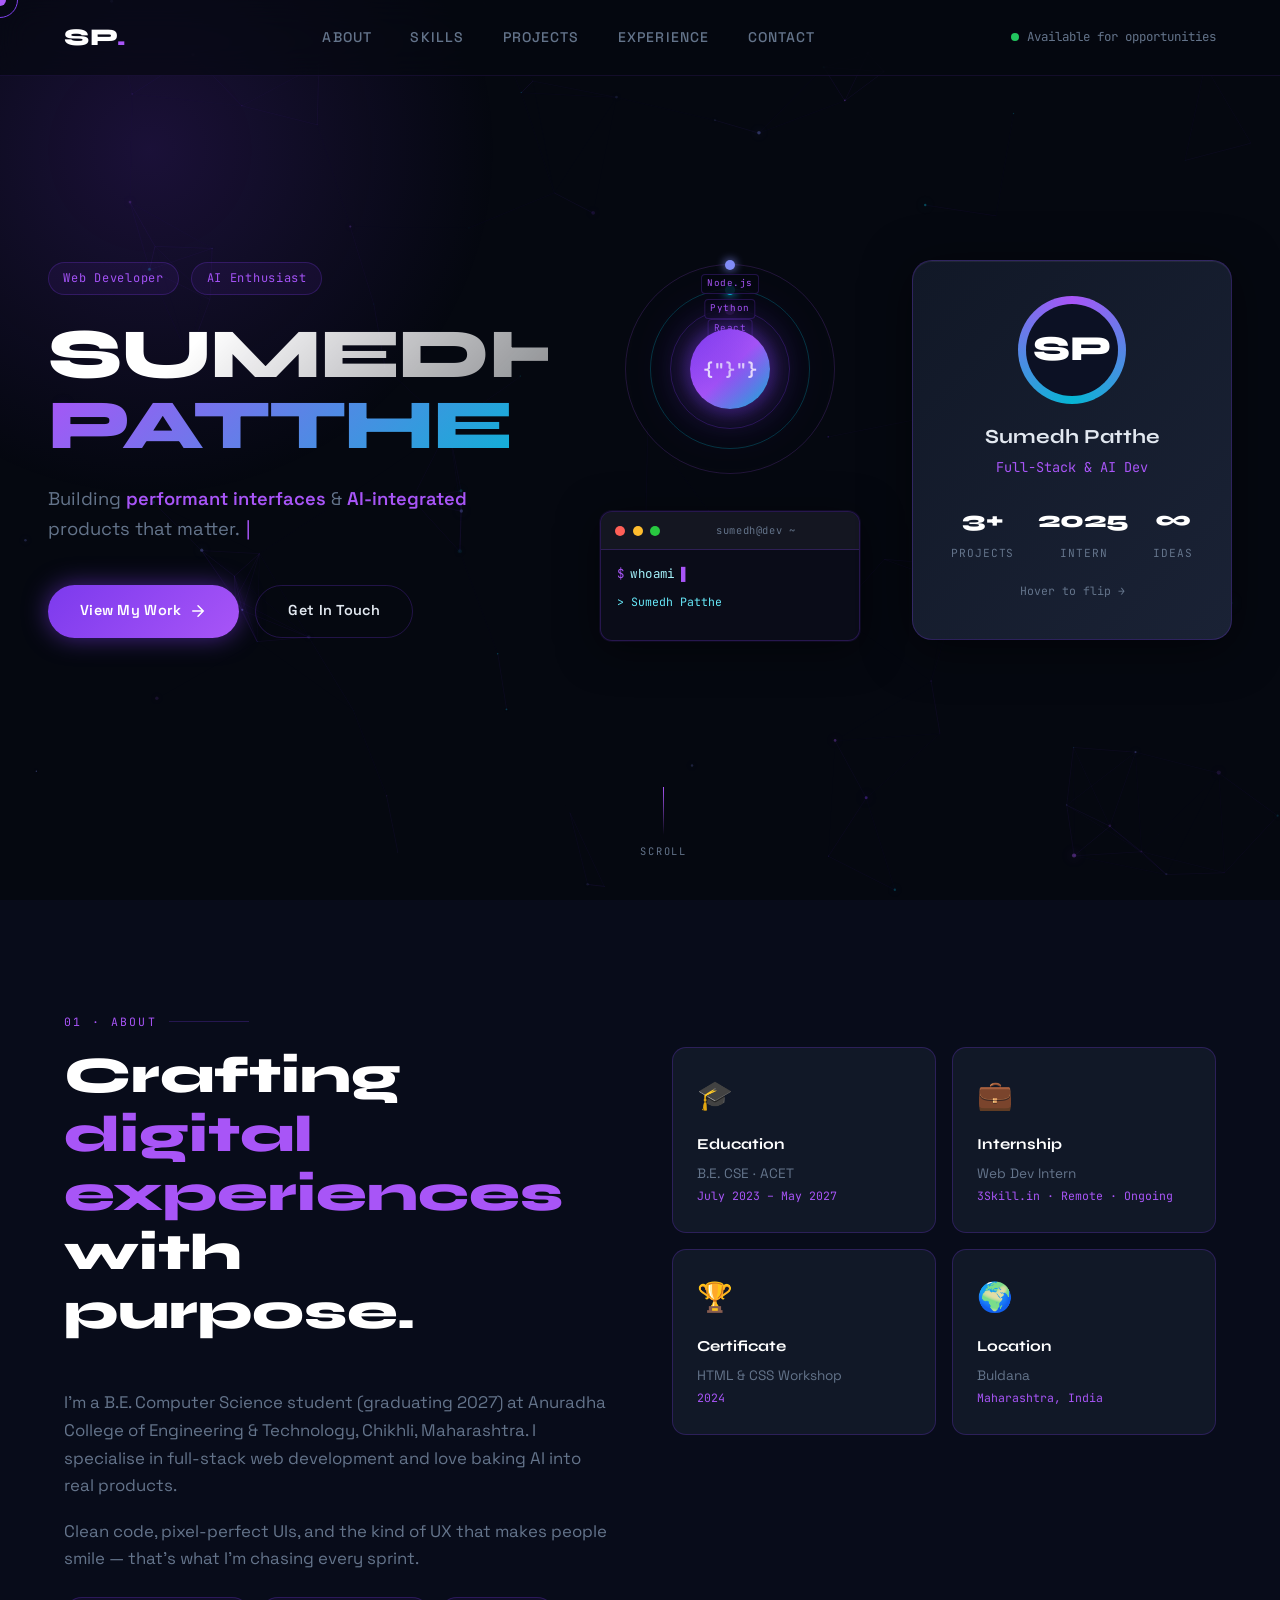
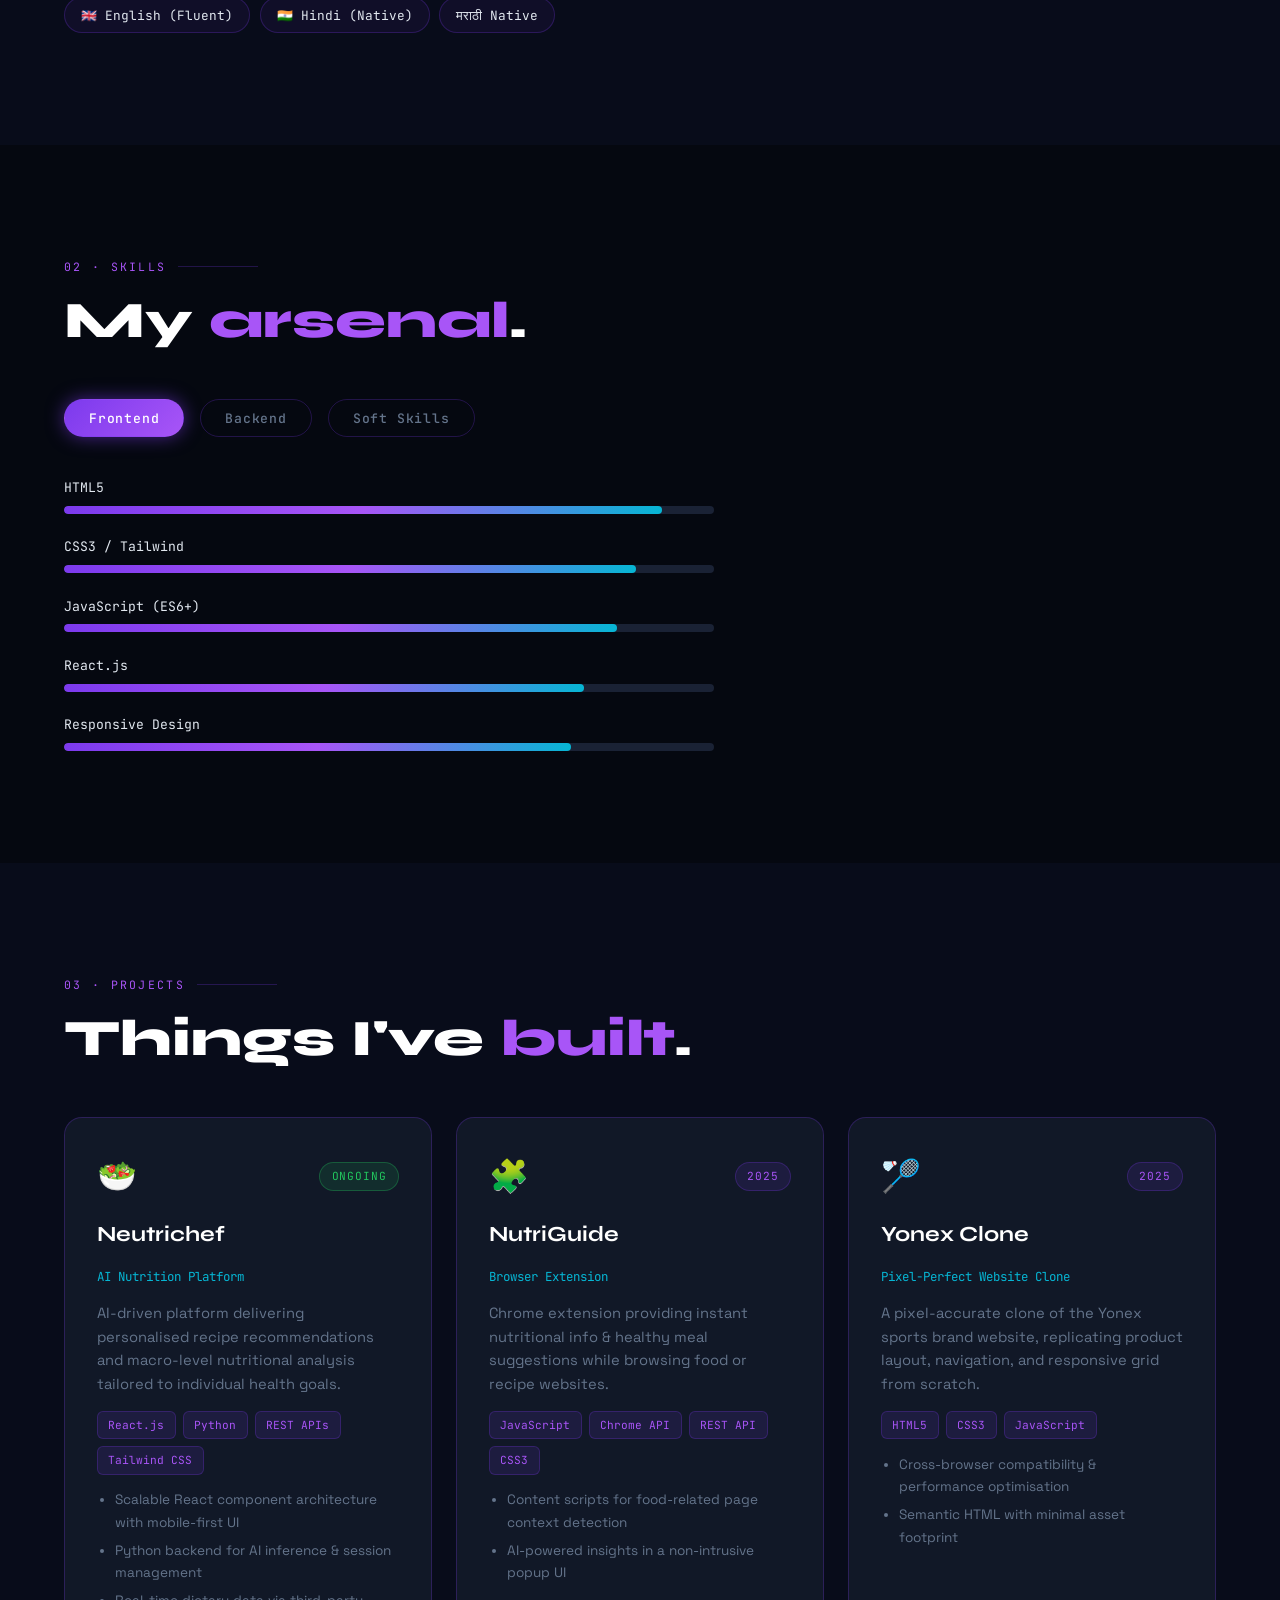
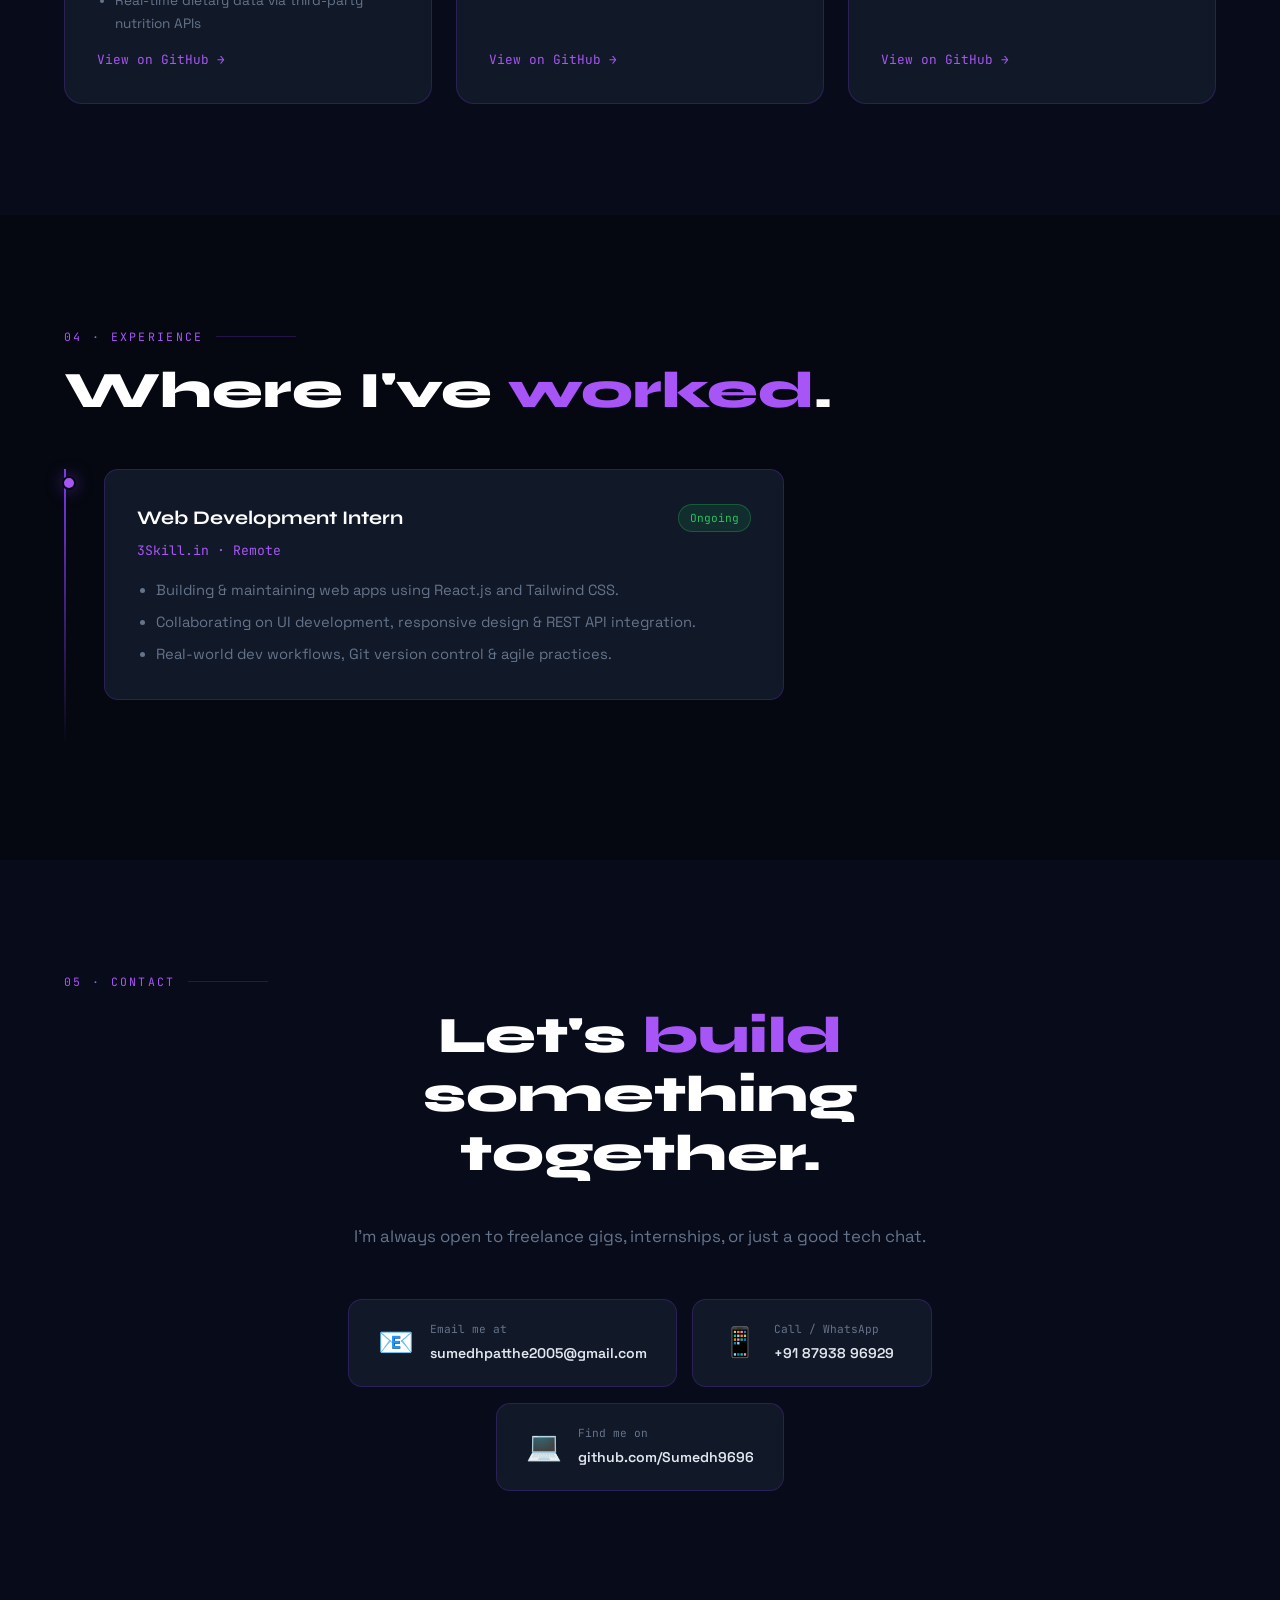
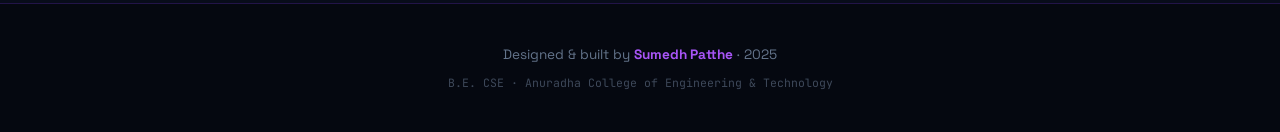
<file: portfolio web 2/index.html>
<!DOCTYPE html>
<html lang="en">
<head>
  <meta charset="UTF-8" />
  <meta name="viewport" content="width=device-width, initial-scale=1.0" />
  <title>Sumedh Patthe — Portfolio</title>
  <link rel="preconnect" href="https://fonts.googleapis.com" />
  <link rel="preconnect" href="https://fonts.gstatic.com" crossorigin />
  <link href="https://fonts.googleapis.com/css2?family=Space+Grotesk:wght@300;400;500;600;700&family=Syne:wght@700;800&family=JetBrains+Mono:wght@400;500&display=swap" rel="stylesheet" />
  <link rel="stylesheet" href="style.css" />
</head>
<body>

  <!-- Custom Cursor -->
  <div class="cursor" id="cursor"></div>
  <div class="cursor-trail" id="cursorTrail"></div>

  <!-- Canvas for 3D particles -->
  <canvas id="bgCanvas"></canvas>

  <!-- NAV -->
  <nav id="navbar">
    <div class="nav-logo">SP<span class="dot">.</span></div>
    <ul class="nav-links">
      <li><a href="#about">About</a></li>
      <li><a href="#skills">Skills</a></li>
      <li><a href="#projects">Projects</a></li>
      <li><a href="#internship">Experience</a></li>
      <li><a href="#contact">Contact</a></li>
    </ul>
    <div class="nav-status">
      <span class="status-dot"></span>
      <span>Available for opportunities</span>
    </div>
  </nav>

  <!-- HERO -->
  <section id="hero">
    <div class="hero-content">
      <div class="hero-eyebrow">
        <span class="tag">Web Developer</span>
        <span class="tag">AI Enthusiast</span>
      </div>
      <h1 class="hero-name">
        <span class="name-line" data-text="SUMEDH">SUMEDH</span>
        <span class="name-line accent" data-text="PATTHE">PATTHE</span>
      </h1>
      <p class="hero-sub">
        Building <span class="highlight">performant interfaces</span> & 
        <span class="highlight">AI-integrated</span> products that matter.
      </p>
      <div class="hero-cta">
        <a href="#projects" class="btn btn-primary">
          <span>View My Work</span>
          <svg viewBox="0 0 24 24" fill="none"><path d="M5 12h14M12 5l7 7-7 7" stroke="currentColor" stroke-width="2" stroke-linecap="round"/></svg>
        </a>
        <a href="#contact" class="btn btn-ghost">Get In Touch</a>
      </div>
    </div>
    <!-- ANIMATED CENTER ELEMENT -->
    <div class="hero-center" id="heroCenter">
      <div class="orbit-system">
        <!-- Central sphere -->
        <div class="core-sphere">
          <div class="sphere-inner">
            <span class="sphere-icon">{"}"}</span>
          </div>
          <div class="sphere-glow"></div>
        </div>
        <!-- Orbit rings -->
        <div class="orbit orbit-1">
          <div class="orbit-dot" data-label="React"></div>
        </div>
        <div class="orbit orbit-2">
          <div class="orbit-dot" data-label="Python"></div>
        </div>
        <div class="orbit orbit-3">
          <div class="orbit-dot" data-label="Node.js"></div>
        </div>
      </div>

      <!-- Floating terminal below orbit -->
      <div class="hero-terminal">
        <div class="terminal-bar">
          <span class="t-dot r"></span>
          <span class="t-dot y"></span>
          <span class="t-dot g"></span>
          <span class="t-title">sumedh@dev ~</span>
        </div>
        <div class="terminal-body" id="terminalBody">
          <div class="t-line"><span class="t-prompt">$</span> <span class="t-cmd" id="termCmd"></span><span class="t-caret">▌</span></div>
          <div class="t-output" id="termOutput"></div>
        </div>
      </div>
    </div>

    <div class="hero-3d-card" id="heroCard">
      <div class="card-inner">
        <div class="card-face card-front">
          <div class="card-avatar">
            <div class="avatar-ring"></div>
            <div class="avatar-letters">SP</div>
          </div>
          <div class="card-info">
            <h3>Sumedh Patthe</h3>
            <p>Full‑Stack & AI Dev</p>
          </div>
          <div class="card-stats">
            <div class="stat"><span class="stat-n">3+</span><span class="stat-l">Projects</span></div>
            <div class="stat"><span class="stat-n">2025</span><span class="stat-l">Intern</span></div>
            <div class="stat"><span class="stat-n">∞</span><span class="stat-l">Ideas</span></div>
          </div>
          <div class="card-hint">Hover to flip →</div>
        </div>
        <div class="card-face card-back">
          <h3 class="back-title">Tech Stack</h3>
          <div class="tech-grid">
            <span>React.js</span><span>Node.js</span><span>Python</span>
            <span>Tailwind</span><span>MongoDB</span><span>Firebase</span>
            <span>REST API</span><span>MySQL</span><span>Git</span>
          </div>
          <p class="back-uni">B.E. CSE @ ACET · 2027</p>
        </div>
      </div>
    </div>
    <div class="scroll-hint">
      <div class="scroll-line"></div>
      <span>SCROLL</span>
    </div>
  </section>

  <!-- ABOUT -->
  <section id="about">
    <div class="section-label">01 · ABOUT</div>
    <div class="about-grid">
      <div class="about-text reveal">
        <h2 class="section-title">Crafting <em>digital experiences</em> with purpose.</h2>
        <p>I'm a B.E. Computer Science student (graduating 2027) at Anuradha College of Engineering & Technology, Chikhli, Maharashtra. I specialise in full‑stack web development and love baking AI into real products.</p>
        <p>Clean code, pixel-perfect UIs, and the kind of UX that makes people smile — that's what I'm chasing every sprint.</p>
        <div class="about-langs">
          <span>🇬🇧 English (Fluent)</span>
          <span>🇮🇳 Hindi (Native)</span>
          <span>मराठी Native</span>
        </div>
      </div>
      <div class="about-cards reveal">
        <div class="info-card" data-tilt>
          <div class="info-icon">🎓</div>
          <h4>Education</h4>
          <p>B.E. CSE · ACET<br/><small>July 2023 – May 2027</small></p>
        </div>
        <div class="info-card" data-tilt>
          <div class="info-icon">💼</div>
          <h4>Internship</h4>
          <p>Web Dev Intern<br/><small>3Skill.in · Remote · Ongoing</small></p>
        </div>
        <div class="info-card" data-tilt>
          <div class="info-icon">🏆</div>
          <h4>Certificate</h4>
          <p>HTML & CSS Workshop<br/><small>2024</small></p>
        </div>
        <div class="info-card" data-tilt>
          <div class="info-icon">🌍</div>
          <h4>Location</h4>
          <p>Buldana<br/><small>Maharashtra, India</small></p>
        </div>
      </div>
    </div>
  </section>

  <!-- SKILLS -->
  <section id="skills">
    <div class="section-label">02 · SKILLS</div>
    <h2 class="section-title reveal">My <em>arsenal</em>.</h2>
    <div class="skills-tabs">
      <button class="tab-btn active" data-tab="frontend">Frontend</button>
      <button class="tab-btn" data-tab="backend">Backend</button>
      <button class="tab-btn" data-tab="soft">Soft Skills</button>
    </div>
    <div class="skills-panel active" id="tab-frontend">
      <div class="skill-bars">
        <div class="skill-bar reveal" data-pct="92"><span>HTML5</span><div class="bar-track"><div class="bar-fill"></div></div></div>
        <div class="skill-bar reveal" data-pct="88"><span>CSS3 / Tailwind</span><div class="bar-track"><div class="bar-fill"></div></div></div>
        <div class="skill-bar reveal" data-pct="85"><span>JavaScript (ES6+)</span><div class="bar-track"><div class="bar-fill"></div></div></div>
        <div class="skill-bar reveal" data-pct="80"><span>React.js</span><div class="bar-track"><div class="bar-fill"></div></div></div>
        <div class="skill-bar reveal" data-pct="78"><span>Responsive Design</span><div class="bar-track"><div class="bar-fill"></div></div></div>
      </div>
    </div>
    <div class="skills-panel" id="tab-backend">
      <div class="skill-bars">
        <div class="skill-bar reveal" data-pct="80"><span>Node.js / Express</span><div class="bar-track"><div class="bar-fill"></div></div></div>
        <div class="skill-bar reveal" data-pct="75"><span>Python</span><div class="bar-track"><div class="bar-fill"></div></div></div>
        <div class="skill-bar reveal" data-pct="72"><span>REST API Design</span><div class="bar-track"><div class="bar-fill"></div></div></div>
        <div class="skill-bar reveal" data-pct="70"><span>MySQL / MongoDB</span><div class="bar-track"><div class="bar-fill"></div></div></div>
        <div class="skill-bar reveal" data-pct="68"><span>Firebase</span><div class="bar-track"><div class="bar-fill"></div></div></div>
      </div>
    </div>
    <div class="skills-panel" id="tab-soft">
      <div class="soft-grid">
        <div class="soft-card reveal" data-tilt><span>💬</span><p>Communication</p></div>
        <div class="soft-card reveal" data-tilt><span>🧠</span><p>Critical Thinking</p></div>
        <div class="soft-card reveal" data-tilt><span>🤝</span><p>Collaboration</p></div>
        <div class="soft-card reveal" data-tilt><span>⏰</span><p>Time Management</p></div>
        <div class="soft-card reveal" data-tilt><span>🔄</span><p>Adaptability</p></div>
        <div class="soft-card reveal" data-tilt><span>🌐</span><p>Open Source</p></div>
        <div class="soft-card reveal" data-tilt><span>🚀</span><p>Hackathons</p></div>
        <div class="soft-card reveal" data-tilt><span>🎨</span><p>UI/UX Design</p></div>
        <div class="soft-card reveal" data-tilt><span>🤖</span><p>AI Product Dev</p></div>
      </div>
    </div>
  </section>

  <!-- PROJECTS -->
  <section id="projects">
    <div class="section-label">03 · PROJECTS</div>
    <h2 class="section-title reveal">Things I've <em>built</em>.</h2>
    <div class="projects-grid">

      <div class="project-card reveal" data-tilt>
        <div class="project-header">
          <div class="project-icon">🥗</div>
          <span class="project-status ongoing">Ongoing</span>
        </div>
        <h3>Neutrichef</h3>
        <p class="project-sub">AI Nutrition Platform</p>
        <p class="project-desc">AI‑driven platform delivering personalised recipe recommendations and macro-level nutritional analysis tailored to individual health goals.</p>
        <div class="project-tags">
          <span>React.js</span><span>Python</span><span>REST APIs</span><span>Tailwind CSS</span>
        </div>
        <ul class="project-points">
          <li>Scalable React component architecture with mobile-first UI</li>
          <li>Python backend for AI inference & session management</li>
          <li>Real-time dietary data via third-party nutrition APIs</li>
        </ul>
        <a href="https://github.com/Sumedh9696" target="_blank" class="project-link">
          View on GitHub →
        </a>
      </div>

      <div class="project-card reveal" data-tilt>
        <div class="project-header">
          <div class="project-icon">🧩</div>
          <span class="project-status done">2025</span>
        </div>
        <h3>NutriGuide</h3>
        <p class="project-sub">Browser Extension</p>
        <p class="project-desc">Chrome extension providing instant nutritional info & healthy meal suggestions while browsing food or recipe websites.</p>
        <div class="project-tags">
          <span>JavaScript</span><span>Chrome API</span><span>REST API</span><span>CSS3</span>
        </div>
        <ul class="project-points">
          <li>Content scripts for food-related page context detection</li>
          <li>AI-powered insights in a non-intrusive popup UI</li>
        </ul>
        <a href="https://github.com/Sumedh9696" target="_blank" class="project-link">
          View on GitHub →
        </a>
      </div>

      <div class="project-card reveal" data-tilt>
        <div class="project-header">
          <div class="project-icon">🏸</div>
          <span class="project-status done">2025</span>
        </div>
        <h3>Yonex Clone</h3>
        <p class="project-sub">Pixel-Perfect Website Clone</p>
        <p class="project-desc">A pixel-accurate clone of the Yonex sports brand website, replicating product layout, navigation, and responsive grid from scratch.</p>
        <div class="project-tags">
          <span>HTML5</span><span>CSS3</span><span>JavaScript</span>
        </div>
        <ul class="project-points">
          <li>Cross-browser compatibility & performance optimisation</li>
          <li>Semantic HTML with minimal asset footprint</li>
        </ul>
        <a href="https://github.com/Sumedh9696" target="_blank" class="project-link">
          View on GitHub →
        </a>
      </div>

    </div>
  </section>

  <!-- INTERNSHIP -->
  <section id="internship">
    <div class="section-label">04 · EXPERIENCE</div>
    <h2 class="section-title reveal">Where I've <em>worked</em>.</h2>
    <div class="timeline">
      <div class="timeline-item reveal">
        <div class="timeline-dot"></div>
        <div class="timeline-content" data-tilt>
          <div class="timeline-header">
            <h3>Web Development Intern</h3>
            <span class="timeline-badge">Ongoing</span>
          </div>
          <p class="company">3Skill.in · Remote</p>
          <ul>
            <li>Building & maintaining web apps using React.js and Tailwind CSS.</li>
            <li>Collaborating on UI development, responsive design & REST API integration.</li>
            <li>Real-world dev workflows, Git version control & agile practices.</li>
          </ul>
        </div>
      </div>
    </div>
  </section>

  <!-- CONTACT -->
  <section id="contact">
    <div class="section-label">05 · CONTACT</div>
    <div class="contact-wrap reveal">
      <h2 class="section-title">Let's <em>build</em> something together.</h2>
      <p class="contact-sub">I'm always open to freelance gigs, internships, or just a good tech chat.</p>
      <div class="contact-links">
        <a href="mailto:sumedhpatthe2005@gmail.com" class="contact-btn" data-tilt>
          <span>📧</span>
          <div>
            <small>Email me at</small>
            <p>sumedhpatthe2005@gmail.com</p>
          </div>
        </a>
        <a href="tel:+918793896929" class="contact-btn" data-tilt>
          <span>📱</span>
          <div>
            <small>Call / WhatsApp</small>
            <p>+91 87938 96929</p>
          </div>
        </a>
        <a href="https://github.com/Sumedh9696" target="_blank" class="contact-btn" data-tilt>
          <span>💻</span>
          <div>
            <small>Find me on</small>
            <p>github.com/Sumedh9696</p>
          </div>
        </a>
      </div>
    </div>
  </section>

  <!-- FOOTER -->
  <footer>
    <p>Designed & built by <strong>Sumedh Patthe</strong> · 2025</p>
    <p class="footer-sub">B.E. CSE · Anuradha College of Engineering & Technology</p>
  </footer>

  <script src="script.js"></script>
</body>
</html>
</file>
<file: personal portfolio 5/style.css>
/* ================================================================
   SUMEDH PATHE — Minecraft Portfolio · style.css
   Zero external dependencies — pure CSS
   ================================================================ */
:root{
  --gold:#f5c518;  --goldd:#c9a010; --green:#5b8a32; --grass:#6abf30;
  --dia:#4de6e6;   --red:#c0392b;   --night:#050810; --obs:#0d1018;
  --stone:#7a7a7a; --wood:#6b3d1e;  --sand:#c8a96e;
  --fp:'Press Start 2P',monospace;
  --fv:'VT323',monospace;
}
*,*::before,*::after{box-sizing:border-box;margin:0;padding:0}
html,body{width:100%;height:100%;overflow:hidden;background:#050810;font-family:var(--fv)}

/* ───────── CANVAS ───────── */
#world{position:fixed;inset:0;display:block;width:100%!important;height:100%!important}

/* ───────── KEY BADGE ───────── */
.k{display:inline-block;background:rgba(255,255,255,.13);border:2px solid rgba(255,255,255,.4);border-bottom-width:4px;font-family:var(--fp);font-size:.32rem;color:#fff;padding:2px 6px;line-height:1.4}
.hidden{display:none!important}

/* ================================================================
   LOADING SCREEN
   ================================================================ */
#loading{position:fixed;inset:0;z-index:10000;background:var(--night);display:flex;align-items:center;justify-content:center;transition:opacity .7s ease}
#loading.out{opacity:0;pointer-events:none}
.ld-box{text-align:center;max-width:460px;padding:2rem;width:90%}
.ld-icon{font-size:3.5rem;animation:bob 1.8s ease-in-out infinite;margin-bottom:.6rem}
@keyframes bob{0%,100%{transform:translateY(0)}50%{transform:translateY(-10px)}}
.ld-title{font-family:var(--fp);font-size:clamp(.8rem,3vw,1.3rem);color:var(--gold);text-shadow:3px 3px 0 var(--goldd);margin-bottom:.4rem}
.ld-sub{font-family:var(--fv);font-size:1.1rem;color:#888;margin-bottom:1.4rem}
.ld-bar-wrap{width:100%;height:24px;background:#111;border:3px solid var(--stone);margin-bottom:.5rem;overflow:hidden}
#ld-bar{height:100%;width:0%;background:linear-gradient(90deg,var(--green),var(--grass));transition:width .12s;position:relative}
#ld-bar::after{content:'';position:absolute;top:0;left:0;right:0;height:45%;background:rgba(255,255,255,.15)}
#ld-msg{font-family:var(--fv);font-size:.9rem;color:#666;margin-bottom:1.3rem}
.ld-tips{text-align:left;background:rgba(255,255,255,.04);border:2px solid #252525;padding:.9rem}
.ld-tips p{font-family:var(--fv);font-size:.95rem;color:#bbb;margin-bottom:.4rem;line-height:1.5}

/* ================================================================
   TOP HUD
   ================================================================ */
#hud-top{position:fixed;top:0;left:0;right:0;height:48px;background:rgba(5,8,16,.92);border-bottom:3px solid var(--green);display:flex;align-items:center;justify-content:space-between;padding:0 1rem;z-index:500;pointer-events:none;backdrop-filter:blur(4px)}
.hud-name{font-family:var(--fp);font-size:clamp(.3rem,.9vw,.5rem);color:var(--gold);text-shadow:2px 2px 0 var(--goldd)}
#hud-section{font-family:var(--fv);font-size:1rem;color:var(--dia);letter-spacing:.04em}
.hud-hint{font-family:var(--fv);font-size:.9rem;color:rgba(255,255,255,.5);display:flex;align-items:center;gap:.3rem}

/* ================================================================
   VIEW BUTTON
   ================================================================ */
#view-btn{position:fixed;top:56px;right:202px;z-index:501;background:rgba(5,8,16,.92);border:3px solid var(--stone);border-right-width:5px;border-bottom-width:5px;cursor:pointer;padding:5px 10px;transition:border-color .15s}
#view-btn:hover{border-color:var(--dia)}
#view-lbl{font-family:var(--fp);font-size:.32rem;color:var(--dia);pointer-events:none}

/* ================================================================
   MINIMAP
   ================================================================ */
#mm-wrap{position:fixed;top:56px;right:12px;z-index:501;background:rgba(5,8,16,.94);border:3px solid var(--gold);box-shadow:0 0 18px rgba(245,197,24,.2)}
.mm-hdr{display:flex;align-items:center;justify-content:space-between;padding:3px 7px;border-bottom:2px solid rgba(245,197,24,.3);background:rgba(245,197,24,.07)}
.mm-title{font-family:var(--fp);font-size:.28rem;color:var(--gold)}
.mm-close{background:none;border:none;color:#888;cursor:pointer;font-size:.7rem;line-height:1;padding:0 2px}
.mm-close:hover{color:var(--red)}
#minimap{display:block;width:180px;height:180px;image-rendering:pixelated}
.mm-foot{padding:3px 7px;border-top:1px solid rgba(255,255,255,.06);text-align:center}
#mm-coords{font-family:var(--fp);font-size:.24rem;color:var(--dia)}
#mm-btn{position:fixed;top:56px;right:12px;z-index:501;background:rgba(5,8,16,.9);border:3px solid var(--gold);color:var(--gold);font-size:1rem;width:36px;height:36px;cursor:pointer}

/* ================================================================
   PATH NAVIGATOR (bottom-left)
   ================================================================ */
#path-nav{position:fixed;bottom:16px;left:16px;z-index:500;background:rgba(5,8,16,.92);border:3px solid var(--stone);padding:.6rem .8rem;min-width:160px}
.path-label{font-family:var(--fp);font-size:.28rem;color:var(--gold);margin-bottom:.5rem;border-bottom:1px solid rgba(245,197,24,.3);padding-bottom:.3rem}
.path-step{font-family:var(--fv);font-size:1rem;color:#666;padding:.18rem 0;display:flex;align-items:center;gap:.4rem;cursor:pointer;transition:color .15s}
.path-step:hover{color:#aaa}
.path-step.done{color:#5b8a32}
.path-step.active{color:var(--gold);font-size:1.1rem}
.path-step.active::before{content:'▶ '}
.path-step .ps-dot{width:8px;height:8px;border:2px solid currentColor;display:inline-block;flex-shrink:0}
.path-step.done .ps-dot{background:var(--green);border-color:var(--green)}
.path-step.active .ps-dot{background:var(--gold);border-color:var(--gold)}

/* ================================================================
   CONTROLS HINT (bottom-right)
   ================================================================ */
#ctrl-hint{position:fixed;bottom:16px;right:16px;z-index:500;background:rgba(5,8,16,.88);border:2px solid #2a2a2a;padding:.5rem .8rem;font-family:var(--fv);font-size:.9rem;color:#666;display:flex;align-items:center;gap:.3rem}

/* ================================================================
   HEALTH BAR
   ================================================================ */
#hud-hp{position:fixed;bottom:74px;left:50%;transform:translateX(-50%);text-align:center;z-index:500;pointer-events:none}
.hp-row{display:flex;align-items:center;justify-content:center;gap:.4rem;margin-bottom:3px}
.hp-l{font-family:var(--fp);font-size:.26rem;color:var(--red)}
.hearts{font-size:.82rem;letter-spacing:1px}
.xp-wrap{width:180px;height:5px;background:#111;border:2px solid #333;margin:0 auto 3px}
.xp-fill{height:100%;width:72%;background:linear-gradient(90deg,#8bc34a,#cddc39)}
.xp-txt{font-family:var(--fv);font-size:.78rem;color:#444}

/* ================================================================
   POPUP PANEL (full-screen overlay)
   ================================================================ */
#popup{position:fixed;inset:0;z-index:800;background:rgba(0,0,0,.88);display:flex;align-items:center;justify-content:center;backdrop-filter:blur(5px)}
.pop-inner{background:var(--obs);border:4px solid var(--gold);width:min(700px,94vw);max-height:88vh;display:flex;flex-direction:column;animation:popIn .28s ease;box-shadow:0 0 40px rgba(245,197,24,.15)}
@keyframes popIn{from{transform:scale(.92);opacity:0}to{transform:scale(1);opacity:1}}
.pop-hdr{background:rgba(245,197,24,.1);border-bottom:3px solid var(--gold);padding:.8rem 1.1rem;display:flex;align-items:center;gap:.7rem;flex-shrink:0}
#pop-icon{font-size:1.6rem}
#pop-title{font-family:var(--fp);font-size:clamp(.35rem,.8vw,.55rem);color:var(--gold);flex:1}
.pop-close{background:var(--red);border:none;color:#fff;width:26px;height:26px;cursor:pointer;font-family:var(--fp);font-size:.38rem}
.pop-body{overflow-y:auto;padding:1.1rem 1.3rem;flex:1;line-height:1.7}
.pop-body h2{font-family:var(--fp);font-size:clamp(.35rem,.7vw,.5rem);color:var(--dia);margin:1rem 0 .5rem;padding-bottom:.3rem;border-bottom:2px solid rgba(77,230,230,.2)}
.pop-body h2:first-child{margin-top:0}
.pop-body h3{font-family:var(--fp);font-size:clamp(.28rem,.6vw,.42rem);color:#f5c518;margin:.7rem 0 .35rem}
.pop-body p{font-family:var(--fv);font-size:1.05rem;color:#ccc;margin-bottom:.5rem}
.pop-body ul{padding-left:1.2rem;margin-bottom:.5rem}
.pop-body li{font-family:var(--fv);font-size:1.05rem;color:#bbb;margin-bottom:.22rem}
.pop-body a{color:var(--dia);text-decoration:none}
.pop-body a:hover{text-decoration:underline;color:var(--gold)}
.pop-foot{padding:.8rem 1.1rem;border-top:2px solid #1e1e2e;display:flex;gap:.6rem;flex-shrink:0;flex-wrap:wrap}

/* TAG chips */
.tag{display:inline-block;background:rgba(91,138,50,.18);border:1px solid var(--green);color:var(--grass);font-family:var(--fv);font-size:.92rem;padding:2px 8px;margin:2px}
.tag-blue{background:rgba(26,75,140,.25);border-color:var(--dia);color:var(--dia)}

/* Project card inside popup */
.proj-card{background:rgba(255,255,255,.03);border:2px solid #2a2a3e;padding:.85rem;margin-bottom:.8rem;border-left:4px solid var(--gold);transition:border-color .15s}
.proj-card:hover{border-color:var(--dia)}
.proj-card-title{font-family:var(--fp);font-size:clamp(.28rem,.65vw,.4rem);color:#f0f0f0;margin-bottom:.3rem}
.proj-card-stack{font-family:var(--fv);font-size:.92rem;color:var(--dia);margin-bottom:.4rem}
.proj-card-desc{font-family:var(--fv);font-size:1rem;color:#999;line-height:1.55;margin-bottom:.55rem}
.proj-card-links{display:flex;gap:.7rem;flex-wrap:wrap;align-items:center}
.proj-link{font-family:var(--fv);font-size:.95rem;color:var(--dia);text-decoration:none;border:1px solid var(--dia);padding:2px 10px;transition:all .15s;display:inline-flex;align-items:center;gap:.3rem}
.proj-link:hover{background:var(--dia);color:#000}
.proj-link.private{color:#888;border-color:#444;cursor:default}
.proj-link.private:hover{background:transparent;color:#888}
.proj-status{font-family:var(--fv);font-size:.88rem;color:#ff8c42;border:1px solid #ff8c42;padding:1px 8px;display:inline-block}

/* Skill bar */
.skill-row{display:flex;align-items:center;gap:.6rem;margin-bottom:.5rem}
.skill-name{font-family:var(--fv);font-size:1rem;color:#ccc;width:110px;flex-shrink:0}
.skill-bar-bg{flex:1;height:12px;background:#111;border:2px solid #333}
.skill-bar-fill{height:100%;background:linear-gradient(90deg,var(--green),var(--grass));position:relative}
.skill-bar-fill::after{content:'';position:absolute;top:0;left:0;right:0;height:50%;background:rgba(255,255,255,.15)}
.skill-pct{font-family:var(--fv);font-size:.88rem;color:#888;width:34px;text-align:right;flex-shrink:0}

/* Timeline */
.tl-item{display:flex;gap:1rem;margin-bottom:1rem;position:relative}
.tl-dot{width:14px;height:14px;background:var(--gold);flex-shrink:0;margin-top:.2rem;box-shadow:0 0 8px var(--gold)}
.tl-content{}
.tl-year{font-family:var(--fp);font-size:.3rem;color:var(--dia);margin-bottom:.2rem}
.tl-role{font-family:var(--fp);font-size:.35rem;color:#f0f0f0;margin-bottom:.18rem}
.tl-org{font-family:var(--fv);font-size:.95rem;color:var(--gold);margin-bottom:.25rem}
.tl-desc{font-family:var(--fv);font-size:.95rem;color:#999;line-height:1.5}

/* ================================================================
   PAUSE MENU
   ================================================================ */
#pause{position:fixed;inset:0;z-index:900;background:rgba(0,0,0,.84);display:flex;align-items:center;justify-content:center}
.pm-box{background:var(--obs);border:4px solid var(--stone);padding:2rem 2.2rem;text-align:center;min-width:270px;animation:popIn .2s ease}
.pm-t{font-family:var(--fp);font-size:.75rem;color:#f0f0f0;margin-bottom:.3rem}
.pm-s{font-family:var(--fv);font-size:1rem;color:#666;margin-bottom:1.2rem}
.pm-btns{display:flex;flex-direction:column;gap:.5rem;margin-bottom:1rem}
.pm-links{display:flex;justify-content:center;gap:1.3rem}
.pm-links a{font-family:var(--fv);font-size:1rem;color:var(--dia);text-decoration:none}

/* ================================================================
   BUTTONS
   ================================================================ */
.mc-btn{font-family:var(--fp);font-size:.38rem;padding:.55rem 1rem;border:none;cursor:pointer;width:100%;transition:all .1s;line-height:1.5}
.mc-btn.green{background:var(--green);color:#fff;border-top:3px solid var(--grass);border-left:3px solid var(--grass);border-right:3px solid #2d4a14;border-bottom:3px solid #2d4a14;box-shadow:3px 3px 0 #1a3a08;text-shadow:1px 1px 0 #1a3a08}
.mc-btn.green:hover{background:var(--grass);transform:translate(-1px,-1px);box-shadow:4px 4px 0 #1a3a08}
.mc-btn.green:active{transform:translate(1px,1px);box-shadow:1px 1px 0 #1a3a08}
.mc-btn.gray{background:#4a4a5a;color:#f0f0f0;border-top:3px solid #6a6a7a;border-left:3px solid #6a6a7a;border-right:3px solid #2a2a3a;border-bottom:3px solid #2a2a3a;box-shadow:3px 3px 0 #1a1a2a}
.mc-btn.gray:hover{background:#5a5a6a;transform:translate(-1px,-1px)}
.mc-btn.gray:active{transform:translate(1px,1px)}
/* width:auto variant */
.mc-btn.auto{width:auto;padding:.5rem 1.2rem}

/* ================================================================
   TOAST
   ================================================================ */
#toast{position:fixed;top:62px;left:50%;transform:translateX(-50%) translateY(-20px);background:rgba(5,8,16,.97);border:3px solid var(--gold);color:var(--gold);font-family:var(--fv);font-size:1.1rem;padding:.5rem 1.3rem;z-index:2000;opacity:0;transition:all .3s ease;pointer-events:none;white-space:nowrap}
#toast.show{opacity:1;transform:translateX(-50%) translateY(0)}

/* ================================================================
   SCROLLBAR
   ================================================================ */
::-webkit-scrollbar{width:6px}
::-webkit-scrollbar-track{background:#0d1018}
::-webkit-scrollbar-thumb{background:var(--green);border:1px solid #0d1018}

/* ================================================================
   RESPONSIVE
   ================================================================ */
@media(max-width:640px){
  #path-nav{display:none}
  #ctrl-hint{bottom:74px}
  .pop-inner{width:98vw;max-height:92vh}
  #view-btn{right:8px;top:56px}
  #mm-wrap{right:8px;top:96px}
  .pop-body{padding:.7rem .8rem}
}
</file>
<file: portfolio personal/style.css>
/* ============================================================
   CraftFolio — Minecraft Portfolio CSS
   ============================================================ */

/* ---------- CSS VARIABLES ---------- */
:root {
  --mc-green:    #5b8a32;
  --mc-dark-green: #3a5c1e;
  --mc-dirt:     #8b5e3c;
  --mc-stone:    #7a7a7a;
  --mc-gold:     #f5c518;
  --mc-gold-dark:#c9a010;
  --mc-diamond:  #4de6e6;
  --mc-redstone: #ff3a3a;
  --mc-wood:     #a0622a;
  --mc-grass:    #6abf30;
  --mc-sky:      #87ceeb;
  --mc-night:    #0a0f1e;
  --mc-obsidian: #1a1025;
  --mc-lapis:    #1a4b8c;
  --mc-nether:   #7a1515;
  --mc-sand:     #e8d59a;
  --mc-white:    #f0f0f0;
  --mc-gray:     #aaaaaa;

  /* Typography */
  --font-pixel: 'Press Start 2P', monospace;
  --font-vt:    'VT323', monospace;
  --font-mono:  'Share Tech Mono', monospace;

  /* Spacing */
  --gap: 2rem;
  --radius: 0px; /* Minecraft = no border radius */
}

/* ---------- RESET ---------- */
*, *::before, *::after { box-sizing: border-box; margin: 0; padding: 0; }
html { scroll-behavior: smooth; }

body {
  background: var(--mc-night);
  color: var(--mc-white);
  font-family: var(--font-vt);
  font-size: 20px;
  line-height: 1.6;
  cursor: none;
  overflow-x: hidden;
}

/* ---------- SCROLLBAR ---------- */
::-webkit-scrollbar { width: 10px; }
::-webkit-scrollbar-track { background: var(--mc-obsidian); }
::-webkit-scrollbar-thumb { background: var(--mc-green); border: 2px solid var(--mc-obsidian); }

/* ============================================================
   CUSTOM CURSOR
   ============================================================ */
.mc-cursor {
  position: fixed;
  width: 18px; height: 18px;
  background: var(--mc-gold);
  border: 2px solid var(--mc-gold-dark);
  pointer-events: none;
  z-index: 9999;
  transform: translate(-50%, -50%);
  image-rendering: pixelated;
  transition: transform 0.05s;
  box-shadow: 0 0 8px var(--mc-gold);
}
.mc-cursor.clicking { transform: translate(-50%,-50%) scale(1.4); }
.mc-cursor-trail {
  position: fixed;
  width: 8px; height: 8px;
  background: var(--mc-diamond);
  opacity: 0.4;
  pointer-events: none;
  z-index: 9998;
  transform: translate(-50%, -50%);
}

/* ============================================================
   PARTICLE CANVAS
   ============================================================ */
#particle-canvas {
  position: fixed;
  top: 0; left: 0;
  width: 100%; height: 100%;
  pointer-events: none;
  z-index: 0;
}

/* ============================================================
   LOADING SCREEN
   ============================================================ */
#loading-screen {
  position: fixed;
  inset: 0;
  background: var(--mc-night);
  z-index: 10000;
  display: flex;
  align-items: center;
  justify-content: center;
  transition: opacity 0.6s ease;
}
#loading-screen.fade-out { opacity: 0; pointer-events: none; }

.loading-inner { text-align: center; }
.mc-logo { font-size: 4rem; margin-bottom: 1rem; animation: float 2s ease-in-out infinite; }
.loading-title {
  font-family: var(--font-pixel);
  font-size: 1.8rem;
  color: var(--mc-gold);
  text-shadow: 4px 4px 0 var(--mc-gold-dark);
  margin-bottom: 2rem;
  letter-spacing: 0.1em;
}
.loading-bar-wrap {
  width: 320px;
  height: 24px;
  background: #111;
  border: 3px solid var(--mc-stone);
  margin: 0 auto 1rem;
  position: relative;
  image-rendering: pixelated;
  box-shadow: inset 0 0 0 2px #000;
}
.loading-bar {
  height: 100%;
  width: 0%;
  background: linear-gradient(90deg, var(--mc-green), var(--mc-grass));
  transition: width 0.1s;
  position: relative;
  overflow: hidden;
}
.loading-bar::after {
  content: '';
  position: absolute;
  top: 0; left: 0; right: 0;
  height: 40%;
  background: rgba(255,255,255,0.15);
}
.loading-text {
  font-family: var(--font-vt);
  font-size: 1.4rem;
  color: var(--mc-gray);
}

/* ============================================================
   NAVBAR
   ============================================================ */
#navbar {
  position: fixed;
  top: 0; left: 0; right: 0;
  height: 60px;
  background: rgba(10, 15, 30, 0.95);
  border-bottom: 3px solid var(--mc-green);
  display: flex;
  align-items: center;
  justify-content: space-between;
  padding: 0 2rem;
  z-index: 1000;
  backdrop-filter: blur(8px);
  image-rendering: pixelated;
}
#navbar.scrolled { border-bottom-color: var(--mc-gold); }

.nav-logo {
  display: flex;
  align-items: center;
  gap: 0.6rem;
}
.pixel-icon { font-size: 1.4rem; }
.nav-brand {
  font-family: var(--font-pixel);
  font-size: 0.7rem;
  color: var(--mc-gold);
  text-shadow: 2px 2px 0 var(--mc-gold-dark);
}

.nav-links {
  display: flex;
  gap: 0.3rem;
  list-style: none;
}
.nav-link {
  font-family: var(--font-vt);
  font-size: 1.2rem;
  color: var(--mc-gray);
  text-decoration: none;
  padding: 0.3rem 0.8rem;
  border: 2px solid transparent;
  transition: all 0.15s;
  image-rendering: pixelated;
}
.nav-link:hover,
.nav-link.active {
  color: var(--mc-gold);
  border-color: var(--mc-gold);
  background: rgba(245,197,24,0.08);
  text-shadow: 0 0 8px var(--mc-gold);
}

.nav-toggle {
  display: none;
  background: none;
  border: 2px solid var(--mc-green);
  color: var(--mc-white);
  font-size: 1.4rem;
  padding: 0.2rem 0.6rem;
  cursor: pointer;
}

/* ============================================================
   HERO
   ============================================================ */
#hero {
  min-height: 100vh;
  position: relative;
  display: flex;
  align-items: center;
  padding: 80px 4rem 2rem;
  overflow: hidden;
  background:
    radial-gradient(ellipse at top, #1a2f4a 0%, var(--mc-night) 60%);
}

.hero-bg-grid {
  position: absolute;
  inset: 0;
  background-image:
    linear-gradient(rgba(91,138,50,0.06) 1px, transparent 1px),
    linear-gradient(90deg, rgba(91,138,50,0.06) 1px, transparent 1px);
  background-size: 32px 32px;
  pointer-events: none;
}

.hero-content {
  position: relative;
  z-index: 2;
  display: flex;
  align-items: center;
  gap: 4rem;
  max-width: 1200px;
  margin: 0 auto;
  width: 100%;
}

/* ----- CSS Minecraft Character ----- */
.hero-character {
  flex-shrink: 0;
  display: flex;
  flex-direction: column;
  align-items: center;
  animation: char-idle 2s ease-in-out infinite;
}

@keyframes char-idle {
  0%,100% { transform: translateY(0); }
  50% { transform: translateY(-10px); }
}

.char-sprite {
  image-rendering: pixelated;
  position: relative;
  width: 80px;
}

.char-head {
  width: 64px; height: 64px;
  background: #c79c6e;
  border: 3px solid #5a3f2b;
  margin: 0 auto;
  position: relative;
  image-rendering: pixelated;
}
.face {
  position: absolute;
  inset: 4px;
  background:
    /* Eyes */
    radial-gradient(circle 4px at 30% 40%, #3a2010 50%, transparent 51%),
    radial-gradient(circle 4px at 70% 40%, #3a2010 50%, transparent 51%),
    /* Mouth */
    linear-gradient(to right, #8b4513 0%, #8b4513 20%, transparent 20%) bottom 10px center / 40% 5px no-repeat;
}

.char-body { display: flex; align-items: stretch; justify-content: center; }
.char-arm {
  width: 16px; height: 48px;
  background: #3a5f7e;
  border: 3px solid #1a3050;
}
.left-arm { animation: arm-swing-l 1.2s ease-in-out infinite; transform-origin: top center; }
.right-arm { animation: arm-swing-r 1.2s ease-in-out infinite; transform-origin: top center; }

@keyframes arm-swing-l { 0%,100%{transform:rotate(-10deg)} 50%{transform:rotate(10deg)} }
@keyframes arm-swing-r { 0%,100%{transform:rotate(10deg)} 50%{transform:rotate(-10deg)} }

.char-torso {
  width: 48px; height: 48px;
  background: #3a6b9f;
  border: 3px solid #1a3050;
}

.char-legs { display: flex; justify-content: center; }
.char-leg {
  width: 22px; height: 52px;
  background: #4a4a8a;
  border: 3px solid #2a2a5a;
}
.char-leg:first-child { animation: leg-l 1.2s ease-in-out infinite; transform-origin: top center; }
.char-leg:last-child  { animation: leg-r 1.2s ease-in-out infinite; transform-origin: top center; }
@keyframes leg-l { 0%,100%{transform:rotate(8deg)} 50%{transform:rotate(-8deg)} }
@keyframes leg-r { 0%,100%{transform:rotate(-8deg)} 50%{transform:rotate(8deg)} }

.char-shadow {
  width: 70px; height: 14px;
  background: radial-gradient(ellipse, rgba(0,0,0,0.5) 0%, transparent 70%);
  margin-top: 4px;
  animation: shadow-pulse 2s ease-in-out infinite;
}
@keyframes shadow-pulse { 0%,100%{transform:scaleX(0.8);opacity:0.4} 50%{transform:scaleX(1.1);opacity:0.7} }

/* ----- Hero Text ----- */
.hero-text { flex: 1; }

.hero-eyebrow {
  font-family: var(--font-mono);
  font-size: 1rem;
  color: var(--mc-diamond);
  letter-spacing: 0.2em;
  margin-bottom: 0.8rem;
}

.hero-title {
  font-family: var(--font-pixel);
  font-size: clamp(1.2rem, 3vw, 2rem);
  line-height: 1.6;
  margin-bottom: 1.2rem;
}
.line1 { display: block; color: var(--mc-white); }
.line2 { display: inline; color: var(--mc-gold); text-shadow: 0 0 20px var(--mc-gold); }
.cursor-blink {
  color: var(--mc-gold);
  animation: blink 0.8s step-end infinite;
}
@keyframes blink { 0%,100%{opacity:1} 50%{opacity:0} }

.hero-sub {
  font-family: var(--font-vt);
  font-size: 1.4rem;
  color: var(--mc-gray);
  max-width: 520px;
  margin-bottom: 2rem;
}

.hero-btns { display: flex; gap: 1rem; flex-wrap: wrap; margin-bottom: 2rem; }

.hero-stats {
  display: flex;
  gap: 1.5rem;
}
.stat-block {
  background: rgba(255,255,255,0.04);
  border: 2px solid var(--mc-stone);
  padding: 0.6rem 1.2rem;
  text-align: center;
}
.stat-val {
  display: block;
  font-family: var(--font-pixel);
  font-size: 1.1rem;
  color: var(--mc-gold);
}
.stat-label {
  display: block;
  font-family: var(--font-mono);
  font-size: 0.7rem;
  color: var(--mc-gray);
  margin-top: 0.2rem;
}

/* ----- Mini Map ----- */
.mini-map {
  position: absolute;
  bottom: 2rem; right: 2rem;
  width: 180px;
  background: rgba(10,15,30,0.92);
  border: 3px solid var(--mc-gold);
  padding: 0.6rem;
  z-index: 3;
  image-rendering: pixelated;
}
.mini-map-label {
  font-family: var(--font-pixel);
  font-size: 0.45rem;
  color: var(--mc-gold);
  text-align: center;
  margin-bottom: 0.5rem;
  border-bottom: 1px solid var(--mc-gold);
  padding-bottom: 0.4rem;
}
.mini-map-body {
  display: grid;
  grid-template-columns: 1fr 1fr;
  gap: 3px;
}
.mm-zone {
  background: rgba(91,138,50,0.2);
  border: 1px solid var(--mc-green);
  padding: 3px 4px;
  font-family: var(--font-mono);
  font-size: 0.6rem;
  color: var(--mc-grass);
  text-align: center;
  cursor: pointer;
  transition: background 0.15s;
}
.mm-zone:hover { background: rgba(91,138,50,0.5); }

/* ----- Scroll Hint ----- */
.scroll-hint {
  position: absolute;
  bottom: 1rem;
  left: 50%;
  transform: translateX(-50%);
  font-family: var(--font-pixel);
  font-size: 0.45rem;
  color: var(--mc-gray);
  letter-spacing: 0.15em;
  animation: scroll-bounce 1.5s ease-in-out infinite;
  z-index: 3;
}
@keyframes scroll-bounce { 0%,100%{transform:translateX(-50%) translateY(0)} 50%{transform:translateX(-50%) translateY(8px)} }

/* ============================================================
   BUTTONS
   ============================================================ */
.mc-btn {
  display: inline-block;
  font-family: var(--font-pixel);
  font-size: 0.55rem;
  padding: 0.8rem 1.4rem;
  text-decoration: none;
  border: none;
  cursor: pointer;
  position: relative;
  transition: all 0.1s;
  image-rendering: pixelated;
  letter-spacing: 0.05em;
}
.mc-btn.primary {
  background: var(--mc-green);
  color: #fff;
  border-top: 3px solid var(--mc-grass);
  border-left: 3px solid var(--mc-grass);
  border-right: 3px solid #2d4a14;
  border-bottom: 3px solid #2d4a14;
  text-shadow: 2px 2px 0 #1a3a08;
  box-shadow: 4px 4px 0 #1a3a08;
}
.mc-btn.primary:hover {
  background: var(--mc-grass);
  transform: translate(-2px,-2px);
  box-shadow: 6px 6px 0 #1a3a08;
}
.mc-btn.primary:active {
  transform: translate(2px,2px);
  box-shadow: 2px 2px 0 #1a3a08;
}
.mc-btn.secondary {
  background: var(--mc-stone);
  color: #fff;
  border-top: 3px solid #aaa;
  border-left: 3px solid #aaa;
  border-right: 3px solid #444;
  border-bottom: 3px solid #444;
  text-shadow: 2px 2px 0 #333;
  box-shadow: 4px 4px 0 #333;
}
.mc-btn.secondary:hover {
  background: #999;
  transform: translate(-2px,-2px);
  box-shadow: 6px 6px 0 #333;
}
.mc-btn.full-width { width: 100%; text-align: center; }

/* ============================================================
   SECTIONS
   ============================================================ */
.section {
  position: relative;
  z-index: 1;
  padding: 6rem 4rem;
  max-width: 1200px;
  margin: 0 auto;
}
.dark-section {
  background: rgba(0,0,0,0.4);
  max-width: 100%;
  padding: 6rem 0;
}
.dark-section > .section-header,
.dark-section > .skill-tabs,
.dark-section > .skill-tree,
.dark-section > .timeline { max-width: 1200px; margin-left: auto; margin-right: auto; padding-left: 4rem; padding-right: 4rem; }

.section-header { text-align: center; margin-bottom: 3rem; }
.section-badge {
  display: inline-block;
  font-family: var(--font-mono);
  font-size: 0.9rem;
  color: var(--mc-diamond);
  border: 2px solid var(--mc-diamond);
  padding: 0.2rem 0.8rem;
  margin-bottom: 0.8rem;
  letter-spacing: 0.1em;
}
.section-title {
  font-family: var(--font-pixel);
  font-size: clamp(1rem, 2.5vw, 1.6rem);
  color: var(--mc-white);
  text-shadow: 3px 3px 0 var(--mc-stone);
  margin-bottom: 0.6rem;
}
.section-sub {
  font-family: var(--font-vt);
  font-size: 1.3rem;
  color: var(--mc-gray);
  margin-top: 0.5rem;
}
.pixel-divider {
  width: 80px; height: 4px;
  background: var(--mc-gold);
  margin: 1rem auto 0;
  image-rendering: pixelated;
  box-shadow: 2px 2px 0 var(--mc-gold-dark);
}

/* ============================================================
   ABOUT SECTION
   ============================================================ */
.about-grid {
  display: grid;
  grid-template-columns: 1fr 1.4fr;
  gap: 2rem;
  align-items: start;
}
.about-card {
  background: rgba(255,255,255,0.03);
  border: 3px solid var(--mc-stone);
  padding: 1.5rem;
  image-rendering: pixelated;
}

/* Inventory */
.inv-title {
  font-family: var(--font-pixel);
  font-size: 0.5rem;
  color: var(--mc-gold);
  margin-bottom: 0.8rem;
  border-bottom: 2px solid var(--mc-stone);
  padding-bottom: 0.5rem;
}
.inventory-grid {
  display: grid;
  grid-template-columns: repeat(4, 1fr);
  gap: 6px;
}
.inv-slot {
  aspect-ratio: 1;
  background: #1a1a2e;
  border-top: 2px solid #444;
  border-left: 2px solid #444;
  border-right: 2px solid #111;
  border-bottom: 2px solid #111;
  display: flex;
  flex-direction: column;
  align-items: center;
  justify-content: center;
  font-size: 1.4rem;
  cursor: pointer;
  transition: background 0.15s;
  position: relative;
}
.inv-slot:hover { background: #252545; }
.inv-slot .slot-label {
  font-family: var(--font-mono);
  font-size: 0.55rem;
  color: var(--mc-gray);
  margin-top: 2px;
}
.inv-slot .slot-tip {
  position: absolute;
  bottom: calc(100% + 8px);
  left: 50%;
  transform: translateX(-50%);
  background: rgba(10,15,30,0.97);
  border: 2px solid var(--mc-gold);
  color: var(--mc-white);
  font-family: var(--font-vt);
  font-size: 1rem;
  padding: 0.3rem 0.6rem;
  white-space: nowrap;
  pointer-events: none;
  opacity: 0;
  transition: opacity 0.15s;
  z-index: 10;
}
.inv-slot:hover .slot-tip { opacity: 1; }

/* Bio card */
.bio-card { border-color: var(--mc-green); }
.bio-header { display: flex; flex-direction: column; gap: 0.5rem; margin-bottom: 1rem; }
.player-tag {
  display: flex;
  align-items: center;
  gap: 0.6rem;
}
.tag-bar { width: 4px; height: 28px; background: var(--mc-green); }
.player-name {
  font-family: var(--font-pixel);
  font-size: 0.7rem;
  color: var(--mc-white);
}
.player-title {
  font-family: var(--font-mono);
  font-size: 0.8rem;
  color: var(--mc-diamond);
}
.health-bar { display: flex; align-items: center; gap: 0.5rem; }
.hb-label {
  font-family: var(--font-pixel);
  font-size: 0.45rem;
  color: var(--mc-redstone);
}
.hearts { font-size: 1.1rem; }

.bio-text {
  font-family: var(--font-vt);
  font-size: 1.25rem;
  color: #ccc;
  margin-bottom: 0.8rem;
  line-height: 1.7;
}
.bio-facts {
  display: grid;
  grid-template-columns: 1fr 1fr;
  gap: 0.5rem;
  margin-top: 1rem;
}
.fact {
  display: flex;
  align-items: center;
  gap: 0.5rem;
  font-family: var(--font-mono);
  font-size: 0.85rem;
  color: var(--mc-gray);
  border: 1px solid #333;
  padding: 0.3rem 0.6rem;
}
.fact-icon { font-size: 1rem; }

/* ============================================================
   SKILLS
   ============================================================ */
.skill-tabs {
  display: flex;
  gap: 0.5rem;
  margin-bottom: 2rem;
  justify-content: center;
}
.skill-tab {
  font-family: var(--font-pixel);
  font-size: 0.5rem;
  background: #1a1a2e;
  color: var(--mc-gray);
  border: 3px solid var(--mc-stone);
  padding: 0.6rem 1.2rem;
  cursor: pointer;
  transition: all 0.15s;
}
.skill-tab.active,
.skill-tab:hover {
  background: var(--mc-lapis);
  color: var(--mc-white);
  border-color: var(--mc-diamond);
}

.skill-tree {
  display: grid;
  grid-template-columns: repeat(auto-fill, minmax(220px, 1fr));
  gap: 1.2rem;
}
.skill-card {
  background: rgba(255,255,255,0.03);
  border: 3px solid var(--mc-stone);
  padding: 1.2rem;
  transition: border-color 0.2s, transform 0.15s;
  position: relative;
  overflow: hidden;
}
.skill-card:hover {
  border-color: var(--mc-diamond);
  transform: translateY(-4px);
}
.skill-icon { font-size: 2.4rem; margin-bottom: 0.5rem; }
.skill-name {
  font-family: var(--font-pixel);
  font-size: 0.5rem;
  color: var(--mc-white);
  margin-bottom: 0.8rem;
}
.skill-bar-wrap {
  height: 14px;
  background: #111;
  border: 2px solid #444;
  position: relative;
  overflow: hidden;
}
.skill-bar-fill {
  height: 100%;
  background: linear-gradient(90deg, var(--mc-green), var(--mc-grass));
  width: 0%;
  transition: width 1.2s cubic-bezier(0.4,0,0.2,1);
  position: relative;
}
.skill-bar-fill::after {
  content: '';
  position: absolute;
  top: 0; left: 0; right: 0;
  height: 50%;
  background: rgba(255,255,255,0.2);
}
.skill-pct {
  position: absolute;
  right: 6px; top: 50%;
  transform: translateY(-50%);
  font-family: var(--font-mono);
  font-size: 0.65rem;
  color: var(--mc-white);
  mix-blend-mode: difference;
  pointer-events: none;
}

/* ============================================================
   PROJECTS / CITY MAP
   ============================================================ */
.city-map-container {
  overflow: auto;
  margin-bottom: 3rem;
  border: 4px solid var(--mc-gold);
  background: var(--mc-sand);
  padding: 1.5rem;
  position: relative;
  box-shadow: 0 0 40px rgba(245,197,24,0.15);
}

.city-map {
  position: relative;
  width: 680px;
  height: 480px;
  margin: 0 auto;
  background:
    radial-gradient(ellipse at 30% 60%, rgba(106,191,48,0.12) 0%, transparent 55%),
    radial-gradient(ellipse at 70% 30%, rgba(77,230,230,0.05) 0%, transparent 45%),
    var(--mc-sand);
  border: 4px solid #c9a55a;
}

.city-border {
  position: absolute;
  inset: 6px;
  border: 3px dashed rgba(0,0,0,0.2);
  pointer-events: none;
}

/* Zones */
.city-zone {
  position: absolute;
  display: flex;
  flex-direction: column;
  align-items: center;
  justify-content: center;
  gap: 4px;
  border: 2px solid rgba(0,0,0,0.3);
  cursor: pointer;
  transition: all 0.2s;
  text-align: center;
  image-rendering: pixelated;
}
.city-zone:hover { transform: scale(1.05); filter: brightness(1.2); z-index: 5; }
.zone-icon { font-size: 1.6rem; }
.zone-label {
  font-family: var(--font-pixel);
  font-size: 0.35rem;
  color: rgba(0,0,0,0.7);
  background: rgba(255,255,255,0.6);
  padding: 1px 4px;
}

.park-zone    { top:10%; left:2%;  width:14%; height:55%; background:rgba(91,138,50,0.35); }
.stadium-zone { top:5%;  left:26%; width:30%; height:40%; background:rgba(106,191,48,0.3); }
.forest-zone  { top:55%; left:2%;  width:14%; height:40%; background:rgba(58,92,30,0.4); }
.gate-zone    { top:5%;  right:2%; width:14%; height:30%; background:rgba(200,180,140,0.5); }

/* Project blocks */
.city-blocks {
  position: absolute;
  top: 48%; left: 20%;
  width: 58%; height: 48%;
  display: grid;
  grid-template-columns: repeat(3,1fr);
  grid-template-rows: repeat(3,1fr);
  gap: 4px;
  background: rgba(0,0,0,0.1);
  border: 3px solid rgba(0,0,0,0.3);
  padding: 4px;
}

.proj-block {
  background: linear-gradient(135deg, #8b5e3c, #6b4020);
  border-top: 3px solid #c08050;
  border-left: 3px solid #c08050;
  border-right: 3px solid #3a2010;
  border-bottom: 3px solid #3a2010;
  display: flex;
  align-items: center;
  justify-content: center;
  font-family: var(--font-pixel);
  font-size: 0.4rem;
  color: var(--mc-white);
  cursor: pointer;
  transition: all 0.15s;
  text-shadow: 1px 1px 0 #000;
  position: relative;
}
.proj-block:hover {
  background: linear-gradient(135deg, #b07840, #8b5e30);
  transform: scale(1.06);
  z-index: 5;
  box-shadow: 0 0 12px rgba(245,197,24,0.5);
}
.proj-block.active {
  border-color: var(--mc-gold);
  background: linear-gradient(135deg, var(--mc-gold-dark), var(--mc-gold));
  color: #000;
}

.map-player {
  position: absolute;
  font-size: 1.6rem;
  z-index: 10;
  transition: all 0.3s ease;
  pointer-events: none;
  filter: drop-shadow(0 0 8px rgba(245,197,24,0.8));
  top: 30%; left: 30%;
}

.wasd-hint {
  position: absolute;
  top: 8px; left: 26%;
  display: flex;
  flex-direction: column;
  align-items: center;
  gap: 2px;
  opacity: 0.7;
}
.wasd-row { display: flex; gap: 2px; }
.key {
  display: inline-flex;
  align-items: center;
  justify-content: center;
  width: 22px; height: 22px;
  background: rgba(255,255,255,0.8);
  border: 2px solid #999;
  border-bottom-width: 4px;
  font-family: var(--font-pixel);
  font-size: 0.4rem;
  color: #333;
}

/* Project Cards */
.project-cards {
  display: grid;
  grid-template-columns: repeat(auto-fill, minmax(300px, 1fr));
  gap: 1.4rem;
}

.proj-card {
  background: rgba(255,255,255,0.03);
  border: 3px solid var(--mc-wood);
  padding: 1.4rem;
  cursor: pointer;
  transition: all 0.2s;
  position: relative;
  overflow: hidden;
}
.proj-card::before {
  content: '';
  position: absolute;
  top: 0; left: 0;
  width: 4px; height: 100%;
  background: var(--mc-gold);
}
.proj-card:hover {
  border-color: var(--mc-gold);
  transform: translateY(-4px);
  box-shadow: 0 8px 24px rgba(245,197,24,0.15);
}
.proj-card-tag {
  font-family: var(--font-mono);
  font-size: 0.7rem;
  color: var(--mc-diamond);
  margin-bottom: 0.5rem;
}
.proj-card-title {
  font-family: var(--font-pixel);
  font-size: 0.55rem;
  color: var(--mc-white);
  margin-bottom: 0.6rem;
}
.proj-card-desc {
  font-family: var(--font-vt);
  font-size: 1.15rem;
  color: var(--mc-gray);
  margin-bottom: 1rem;
  line-height: 1.5;
}
.proj-tech-tags { display: flex; flex-wrap: wrap; gap: 0.4rem; }
.tech-tag {
  font-family: var(--font-mono);
  font-size: 0.65rem;
  background: rgba(91,138,50,0.15);
  color: var(--mc-grass);
  border: 1px solid var(--mc-green);
  padding: 0.15rem 0.5rem;
}

/* ============================================================
   TIMELINE (Quest Log)
   ============================================================ */
.timeline {
  position: relative;
  padding-left: 2rem;
}
.timeline::before {
  content: '';
  position: absolute;
  left: 0; top: 0; bottom: 0;
  width: 4px;
  background: linear-gradient(to bottom, var(--mc-green), var(--mc-diamond));
}

.timeline-item {
  position: relative;
  padding: 0 0 2.5rem 2rem;
  opacity: 0;
  transform: translateX(-20px);
  transition: all 0.5s ease;
}
.timeline-item.visible { opacity: 1; transform: translateX(0); }

.tl-dot {
  position: absolute;
  left: -1.75rem;
  top: 0.2rem;
  width: 18px; height: 18px;
  background: var(--mc-gold);
  border: 3px solid var(--mc-obsidian);
  border-radius: 0;
  box-shadow: 0 0 8px var(--mc-gold);
}
.tl-year {
  font-family: var(--font-pixel);
  font-size: 0.45rem;
  color: var(--mc-diamond);
  margin-bottom: 0.3rem;
}
.tl-title {
  font-family: var(--font-pixel);
  font-size: 0.65rem;
  color: var(--mc-white);
  margin-bottom: 0.3rem;
}
.tl-company {
  font-family: var(--font-mono);
  font-size: 0.85rem;
  color: var(--mc-gold);
  margin-bottom: 0.5rem;
}
.tl-desc {
  font-family: var(--font-vt);
  font-size: 1.2rem;
  color: var(--mc-gray);
}

/* ============================================================
   CONTACT
   ============================================================ */
.contact-container {
  display: grid;
  grid-template-columns: 1fr 1.5fr;
  gap: 2rem;
  align-items: start;
}

.contact-info { display: flex; flex-direction: column; gap: 0.8rem; }
.contact-card {
  background: rgba(255,255,255,0.03);
  border: 3px solid var(--mc-stone);
  padding: 1rem;
  display: flex;
  align-items: center;
  gap: 0.8rem;
  transition: border-color 0.15s;
  cursor: pointer;
}
.contact-card:hover { border-color: var(--mc-diamond); }
.cc-icon { font-size: 1.6rem; }
.cc-label {
  font-family: var(--font-pixel);
  font-size: 0.45rem;
  color: var(--mc-gray);
}
.cc-val {
  font-family: var(--font-mono);
  font-size: 0.85rem;
  color: var(--mc-white);
}

/* Form */
.contact-form {
  background: rgba(255,255,255,0.02);
  border: 3px solid var(--mc-stone);
  padding: 1.5rem;
}
.form-group { margin-bottom: 1.2rem; }
.mc-label {
  display: block;
  font-family: var(--font-pixel);
  font-size: 0.45rem;
  color: var(--mc-gray);
  margin-bottom: 0.4rem;
}
.mc-input {
  width: 100%;
  background: #0d0d1a;
  border: 3px solid var(--mc-stone);
  color: var(--mc-white);
  font-family: var(--font-vt);
  font-size: 1.2rem;
  padding: 0.6rem 0.8rem;
  outline: none;
  transition: border-color 0.15s;
  image-rendering: pixelated;
}
.mc-input:focus { border-color: var(--mc-diamond); }
.mc-input::placeholder { color: #555; }
.mc-textarea { resize: vertical; min-height: 120px; }
.field-error {
  display: block;
  font-family: var(--font-mono);
  font-size: 0.75rem;
  color: var(--mc-redstone);
  margin-top: 0.3rem;
}
.form-success {
  display: none;
  margin-top: 1rem;
  background: rgba(91,138,50,0.15);
  border: 2px solid var(--mc-green);
  color: var(--mc-grass);
  font-family: var(--font-vt);
  font-size: 1.2rem;
  padding: 0.6rem;
  text-align: center;
}
.form-success.show { display: block; }

/* ============================================================
   FOOTER
   ============================================================ */
#footer {
  background: var(--mc-obsidian);
  border-top: 4px solid var(--mc-green);
  padding: 2rem;
  text-align: center;
  position: relative;
  z-index: 1;
}
.footer-inner { max-width: 900px; margin: 0 auto; }
.footer-logo {
  font-family: var(--font-pixel);
  font-size: 0.7rem;
  color: var(--mc-gold);
  display: block;
  margin-bottom: 0.5rem;
}
.footer-tagline {
  font-family: var(--font-vt);
  font-size: 1.2rem;
  color: var(--mc-gray);
  margin-bottom: 1rem;
}
.footer-nav {
  display: flex;
  gap: 1.5rem;
  justify-content: center;
  flex-wrap: wrap;
  margin-bottom: 1rem;
}
.footer-nav a {
  font-family: var(--font-mono);
  font-size: 0.85rem;
  color: var(--mc-gray);
  text-decoration: none;
  transition: color 0.15s;
}
.footer-nav a:hover { color: var(--mc-gold); }
.footer-copy {
  font-family: var(--font-mono);
  font-size: 0.75rem;
  color: #555;
}

/* ============================================================
   MODAL
   ============================================================ */
.modal-overlay {
  position: fixed;
  inset: 0;
  background: rgba(0,0,0,0.85);
  z-index: 5000;
  display: none;
  align-items: center;
  justify-content: center;
  backdrop-filter: blur(4px);
}
.modal-overlay.open { display: flex; }
.modal-box {
  background: var(--mc-obsidian);
  border: 4px solid var(--mc-gold);
  max-width: 640px;
  width: 90%;
  max-height: 85vh;
  overflow-y: auto;
  padding: 2rem;
  position: relative;
  animation: modal-in 0.3s ease;
}
@keyframes modal-in { from{transform:scale(0.9);opacity:0} to{transform:scale(1);opacity:1} }
.modal-close {
  position: absolute;
  top: 0.8rem; right: 0.8rem;
  background: var(--mc-redstone);
  color: #fff;
  border: none;
  width: 30px; height: 30px;
  font-family: var(--font-pixel);
  font-size: 0.5rem;
  cursor: pointer;
}
.modal-content h2 {
  font-family: var(--font-pixel);
  font-size: 0.8rem;
  color: var(--mc-gold);
  margin-bottom: 1rem;
}
.modal-content p {
  font-family: var(--font-vt);
  font-size: 1.2rem;
  color: var(--mc-gray);
  margin-bottom: 0.8rem;
}
.modal-links { display: flex; gap: 0.8rem; margin-top: 1rem; flex-wrap: wrap; }

/* ============================================================
   TOAST
   ============================================================ */
.toast {
  position: fixed;
  bottom: 2rem;
  left: 50%;
  transform: translateX(-50%) translateY(100px);
  background: var(--mc-obsidian);
  border: 3px solid var(--mc-gold);
  color: var(--mc-white);
  font-family: var(--font-vt);
  font-size: 1.2rem;
  padding: 0.7rem 1.4rem;
  z-index: 9000;
  pointer-events: none;
  transition: transform 0.3s ease;
}
.toast.show { transform: translateX(-50%) translateY(0); }

/* ============================================================
   BACK TO TOP
   ============================================================ */
.back-top {
  position: fixed;
  bottom: 2rem; right: 2rem;
  width: 44px; height: 44px;
  background: var(--mc-green);
  color: #fff;
  border: 3px solid var(--mc-grass);
  font-size: 1.2rem;
  cursor: pointer;
  z-index: 800;
  display: none;
  align-items: center;
  justify-content: center;
  transition: background 0.15s;
}
.back-top.show { display: flex; }
.back-top:hover { background: var(--mc-grass); }

/* ============================================================
   ANIMATIONS
   ============================================================ */
@keyframes float { 0%,100%{transform:translateY(0)} 50%{transform:translateY(-12px)} }

.reveal {
  opacity: 0;
  transform: translateY(30px);
  transition: opacity 0.6s ease, transform 0.6s ease;
}
.reveal.visible { opacity: 1; transform: translateY(0); }

/* ============================================================
   RESPONSIVE
   ============================================================ */
@media (max-width: 900px) {
  #hero { padding: 80px 1.5rem 2rem; }
  .hero-content { flex-direction: column; gap: 2rem; text-align: center; }
  .hero-btns { justify-content: center; }
  .hero-stats { justify-content: center; }
  .mini-map { display: none; }
  .about-grid { grid-template-columns: 1fr; }
  .contact-container { grid-template-columns: 1fr; }
  .section { padding: 4rem 1.5rem; }
  .dark-section > * { padding-left: 1.5rem !important; padding-right: 1.5rem !important; }
  .nav-links { display: none; position: absolute; top: 60px; left: 0; right: 0; background: var(--mc-obsidian); flex-direction: column; border-bottom: 3px solid var(--mc-green); }
  .nav-links.open { display: flex; }
  .nav-link { border: none !important; padding: 0.8rem 2rem; border-bottom: 1px solid #333 !important; }
  .nav-toggle { display: flex; align-items: center; }
  .city-map { width: 100%; height: 360px; }
  .hero-character { transform: scale(0.85); }
}

@media (max-width: 580px) {
  body { font-size: 17px; }
  .hero-title { font-size: 1rem !important; }
  .loading-title { font-size: 1.2rem; }
  .loading-bar-wrap { width: 240px; }
  .project-cards { grid-template-columns: 1fr; }
  .skill-tree { grid-template-columns: 1fr 1fr; }
}

/* ============================================================
   DECORATIVE BLOCKS (background floating blocks)
   ============================================================ */
.deco-block {
  position: fixed;
  width: 24px; height: 24px;
  image-rendering: pixelated;
  pointer-events: none;
  z-index: 0;
  opacity: 0.08;
  animation: float-block linear infinite;
}
@keyframes float-block {
  from { transform: translateY(110vh) rotate(0deg); }
  to   { transform: translateY(-20vh) rotate(360deg); }
}
</file>
<file: portfolio web 1/style.css>
/* ============================================================
   SUMEDH PATHE — PORTFOLIO STYLESHEET
   Theme: Deep cosmos · Electric violet accent · 3D cards
   ============================================================ */

/* ─── RESET & BASE ────────────────────────────────────────── */
*, *::before, *::after { box-sizing: border-box; margin: 0; padding: 0; }

:root {
  --bg:         #050810;
  --bg2:        #0c1124;
  --surface:    #111827;
  --surface2:   #1a2235;
  --accent:     #7c3aed;
  --accent2:    #a855f7;
  --accent3:    #06b6d4;
  --text:       #e2e8f0;
  --muted:      #64748b;
  --border:     rgba(124,58,237,.25);
  --glow:       rgba(124,58,237,.55);
  --font-display: 'Syne', sans-serif;
  --font-body:    'Space Grotesk', sans-serif;
  --font-mono:    'JetBrains Mono', monospace;
  --radius:     14px;
  --transition: .35s cubic-bezier(.4,0,.2,1);
}

html { scroll-behavior: smooth; }

body {
  font-family: var(--font-body);
  background: var(--bg);
  color: var(--text);
  overflow-x: hidden;
  cursor: none;
  line-height: 1.65;
}

a { color: inherit; text-decoration: none; }

/* ─── CANVAS ──────────────────────────────────────────────── */
#bgCanvas {
  position: fixed;
  top: 0; left: 0;
  width: 100%; height: 100%;
  z-index: 0;
  pointer-events: none;
}

/* ─── CUSTOM CURSOR ───────────────────────────────────────── */
.cursor {
  position: fixed;
  width: 12px; height: 12px;
  background: var(--accent2);
  border-radius: 50%;
  pointer-events: none;
  z-index: 9999;
  transform: translate(-50%,-50%);
  transition: width .15s, height .15s, background .15s;
  mix-blend-mode: screen;
}
.cursor-trail {
  position: fixed;
  width: 36px; height: 36px;
  border: 1.5px solid var(--accent);
  border-radius: 50%;
  pointer-events: none;
  z-index: 9998;
  transform: translate(-50%,-50%);
  transition: transform .12s ease, width .2s, height .2s;
  mix-blend-mode: screen;
}
body:has(a:hover) .cursor,
body:has(button:hover) .cursor { width: 20px; height: 20px; background: var(--accent3); }
body:has(a:hover) .cursor-trail,
body:has(button:hover) .cursor-trail { width: 56px; height: 56px; }

/* ─── NAV ─────────────────────────────────────────────────── */
#navbar {
  position: fixed; top: 0; left: 0; right: 0;
  z-index: 100;
  display: flex;
  align-items: center;
  justify-content: space-between;
  padding: 1.1rem 4rem;
  background: rgba(5,8,16,.65);
  backdrop-filter: blur(16px);
  border-bottom: 1px solid rgba(124,58,237,.12);
  transition: padding var(--transition);
}
#navbar.scrolled { padding: .8rem 4rem; }

.nav-logo {
  font-family: var(--font-display);
  font-size: 1.5rem;
  font-weight: 800;
  letter-spacing: .04em;
  color: #fff;
}
.nav-logo .dot { color: var(--accent2); }

.nav-links { list-style: none; display: flex; gap: 2.4rem; }
.nav-links a {
  font-size: .875rem;
  font-weight: 500;
  letter-spacing: .08em;
  text-transform: uppercase;
  color: var(--muted);
  position: relative;
  transition: color var(--transition);
}
.nav-links a::after {
  content: '';
  position: absolute;
  bottom: -3px; left: 0;
  width: 0; height: 1.5px;
  background: var(--accent2);
  transition: width var(--transition);
}
.nav-links a:hover { color: var(--text); }
.nav-links a:hover::after { width: 100%; }

.nav-status {
  display: flex; align-items: center; gap: .5rem;
  font-size: .78rem; color: var(--muted);
  font-family: var(--font-mono);
}
.status-dot {
  width: 8px; height: 8px;
  border-radius: 50%;
  background: #22c55e;
  animation: pulse 2s infinite;
}
@keyframes pulse {
  0%,100% { box-shadow: 0 0 0 0 rgba(34,197,94,.4); }
  50%      { box-shadow: 0 0 0 6px rgba(34,197,94,0); }
}

/* ─── HERO ────────────────────────────────────────────────── */
#hero {
  position: relative;
  z-index: 1;
  min-height: 100vh;
  display: flex;
  align-items: center;
  justify-content: space-between;
  padding: 0 4rem;
  gap: 3rem;
  overflow: hidden;
}
#hero::before {
  content: '';
  position: absolute;
  top: -200px; left: -200px;
  width: 700px; height: 700px;
  background: radial-gradient(circle, rgba(124,58,237,.18) 0%, transparent 70%);
  pointer-events: none;
  animation: drift 8s ease-in-out infinite alternate;
}
@keyframes drift {
  from { transform: translate(0,0); }
  to   { transform: translate(80px, 60px); }
}

.hero-content { flex: 1; max-width: 640px; }

.hero-eyebrow {
  display: flex; gap: .75rem;
  margin-bottom: 1.5rem;
  flex-wrap: wrap;
}
.tag {
  font-family: var(--font-mono);
  font-size: .75rem;
  padding: .35rem .9rem;
  border: 1px solid var(--border);
  border-radius: 999px;
  color: var(--accent2);
  background: rgba(124,58,237,.08);
  letter-spacing: .06em;
}

.hero-name {
  font-family: var(--font-display);
  font-size: clamp(3.5rem,8vw,7rem);
  line-height: 1;
  font-weight: 800;
  letter-spacing: -.02em;
  display: flex;
  flex-direction: column;
  margin-bottom: 1.5rem;
}
.name-line {
  display: inline-block;
  background: linear-gradient(135deg, #fff 30%, rgba(255,255,255,.55));
  -webkit-background-clip: text;
  -webkit-text-fill-color: transparent;
  background-clip: text;
  animation: fadeSlideUp .8s both;
}
.name-line.accent {
  background: linear-gradient(135deg, var(--accent2), var(--accent3));
  -webkit-background-clip: text;
  -webkit-text-fill-color: transparent;
  background-clip: text;
  animation-delay: .15s;
}
@keyframes fadeSlideUp {
  from { opacity: 0; transform: translateY(30px); }
  to   { opacity: 1; transform: translateY(0); }
}

.hero-sub {
  font-size: 1.15rem;
  color: var(--muted);
  max-width: 480px;
  margin-bottom: 2.5rem;
  animation: fadeSlideUp .8s .3s both;
}
.highlight {
  color: var(--accent2);
  font-weight: 600;
}

.hero-cta {
  display: flex; gap: 1rem; flex-wrap: wrap;
  animation: fadeSlideUp .8s .45s both;
}
.btn {
  display: inline-flex; align-items: center; gap: .5rem;
  font-size: .9rem; font-weight: 600;
  padding: .85rem 2rem;
  border-radius: 999px;
  border: none;
  cursor: pointer;
  transition: var(--transition);
  letter-spacing: .02em;
}
.btn-primary {
  background: linear-gradient(135deg, var(--accent), var(--accent2));
  color: #fff;
  box-shadow: 0 0 24px var(--glow);
}
.btn-primary:hover { transform: translateY(-2px); box-shadow: 0 4px 32px var(--glow); }
.btn-primary svg { width: 18px; transition: transform var(--transition); }
.btn-primary:hover svg { transform: translateX(4px); }
.btn-ghost {
  background: transparent;
  color: var(--text);
  border: 1.5px solid var(--border);
}
.btn-ghost:hover {
  background: rgba(124,58,237,.1);
  border-color: var(--accent2);
  transform: translateY(-2px);
}

/* ─── HERO 3D FLIP CARD ───────────────────────────────────── */
.hero-3d-card {
  flex-shrink: 0;
  width: 320px; height: 380px;
  perspective: 900px;
  animation: fadeSlideUp .8s .6s both;
}
.card-inner {
  width: 100%; height: 100%;
  position: relative;
  transform-style: preserve-3d;
  transition: transform .75s cubic-bezier(.4,0,.2,1);
}
.hero-3d-card:hover .card-inner { transform: rotateY(180deg); }

.card-face {
  position: absolute; inset: 0;
  border-radius: 20px;
  backface-visibility: hidden;
  -webkit-backface-visibility: hidden;
  display: flex; flex-direction: column;
  align-items: center; justify-content: center;
  padding: 2rem;
  border: 1px solid var(--border);
  background: linear-gradient(135deg, var(--surface) 0%, var(--surface2) 100%);
  box-shadow: 0 8px 48px rgba(0,0,0,.5), inset 0 1px 0 rgba(255,255,255,.06);
}
.card-back { transform: rotateY(180deg); }

.card-avatar {
  position: relative;
  width: 100px; height: 100px;
  margin-bottom: 1.25rem;
}
.avatar-ring {
  position: absolute; inset: -4px;
  border-radius: 50%;
  background: conic-gradient(var(--accent2), var(--accent3), var(--accent2));
  animation: spinRing 4s linear infinite;
}
@keyframes spinRing { to { transform: rotate(360deg); } }
.avatar-letters {
  position: absolute; inset: 4px;
  border-radius: 50%;
  background: var(--bg2);
  display: flex; align-items: center; justify-content: center;
  font-family: var(--font-display);
  font-size: 2.2rem; font-weight: 800;
  color: #fff;
}
.card-info { text-align: center; margin-bottom: 1.5rem; }
.card-info h3 { font-family: var(--font-display); font-size: 1.25rem; font-weight: 700; }
.card-info p  { color: var(--accent2); font-size: .85rem; font-family: var(--font-mono); margin-top: .2rem; }

.card-stats {
  display: flex; gap: 1.5rem;
  margin-bottom: 1rem;
}
.stat { text-align: center; }
.stat-n { display: block; font-family: var(--font-display); font-size: 1.4rem; font-weight: 800; color: #fff; }
.stat-l { font-size: .7rem; color: var(--muted); font-family: var(--font-mono); text-transform: uppercase; letter-spacing: .08em; }

.card-hint { font-size: .72rem; color: var(--muted); font-family: var(--font-mono); }

/* Back */
.back-title { font-family: var(--font-display); font-size: 1.1rem; font-weight: 700; margin-bottom: 1rem; color: var(--accent2); }
.tech-grid {
  display: flex; flex-wrap: wrap; gap: .5rem;
  justify-content: center;
  margin-bottom: 1.5rem;
}
.tech-grid span {
  font-family: var(--font-mono);
  font-size: .72rem;
  padding: .3rem .7rem;
  background: rgba(124,58,237,.15);
  border: 1px solid var(--border);
  border-radius: 6px;
  color: var(--accent2);
}
.back-uni { font-size: .78rem; color: var(--muted); font-family: var(--font-mono); text-align: center; }

/* Scroll hint */
.scroll-hint {
  position: absolute;
  bottom: 2.5rem; left: 50%;
  transform: translateX(-50%);
  display: flex; flex-direction: column; align-items: center; gap: .5rem;
  z-index: 2;
  animation: fadeSlideUp .8s .9s both;
}
.scroll-line {
  width: 1.5px; height: 48px;
  background: linear-gradient(to bottom, var(--accent2), transparent);
  animation: scrollPulse 1.5s ease-in-out infinite;
}
@keyframes scrollPulse { 0%,100% { opacity:.3; } 50% { opacity:1; } }
.scroll-hint span { font-size: .65rem; letter-spacing: .18em; color: var(--muted); font-family: var(--font-mono); }

/* ─── SECTIONS SHARED ─────────────────────────────────────── */
section {
  position: relative; z-index: 1;
  padding: 7rem 4rem;
}
section:nth-child(even) { background: rgba(12,17,36,.5); }

.section-label {
  font-family: var(--font-mono);
  font-size: .72rem;
  letter-spacing: .2em;
  color: var(--accent2);
  text-transform: uppercase;
  margin-bottom: 1rem;
  display: flex; align-items: center; gap: .75rem;
}
.section-label::after {
  content: '';
  flex: 1; max-width: 80px;
  height: 1px;
  background: var(--border);
}

.section-title {
  font-family: var(--font-display);
  font-size: clamp(2rem,4vw,3.2rem);
  font-weight: 800;
  line-height: 1.15;
  margin-bottom: 3rem;
  color: #fff;
}
.section-title em { font-style: normal; color: var(--accent2); }

/* ─── REVEAL ANIMATION ────────────────────────────────────── */
.reveal {
  opacity: 0;
  transform: translateY(32px);
  transition: opacity .7s ease, transform .7s ease;
}
.reveal.visible { opacity: 1; transform: translateY(0); }

/* ─── TILT CARDS ──────────────────────────────────────────── */
[data-tilt] { transform-style: preserve-3d; transition: transform .2s ease; will-change: transform; }

/* ─── ABOUT ───────────────────────────────────────────────── */
.about-grid {
  display: grid;
  grid-template-columns: 1fr 1fr;
  gap: 4rem;
  align-items: start;
}
.about-text p { color: var(--muted); margin-bottom: 1.1rem; font-size: 1.05rem; }
.about-langs {
  display: flex; flex-wrap: wrap; gap: .6rem;
  margin-top: 1.5rem;
}
.about-langs span {
  font-family: var(--font-mono);
  font-size: .8rem;
  padding: .4rem 1rem;
  border: 1px solid var(--border);
  border-radius: 999px;
  background: rgba(124,58,237,.07);
  color: var(--text);
}
.about-cards {
  display: grid;
  grid-template-columns: 1fr 1fr;
  gap: 1rem;
}
.info-card {
  padding: 1.5rem;
  border-radius: var(--radius);
  border: 1px solid var(--border);
  background: var(--surface);
  transition: border-color var(--transition), box-shadow var(--transition);
}
.info-card:hover {
  border-color: var(--accent);
  box-shadow: 0 0 24px rgba(124,58,237,.2);
}
.info-icon { font-size: 1.8rem; margin-bottom: .75rem; }
.info-card h4 { font-family: var(--font-display); font-size: .95rem; font-weight: 700; margin-bottom: .4rem; color: #fff; }
.info-card p  { font-size: .85rem; color: var(--muted); }
.info-card small { font-family: var(--font-mono); font-size: .72rem; color: var(--accent2); }

/* ─── SKILLS ──────────────────────────────────────────────── */
.skills-tabs {
  display: flex; gap: 1rem;
  margin-bottom: 2.5rem;
  flex-wrap: wrap;
}
.tab-btn {
  font-family: var(--font-mono);
  font-size: .82rem;
  font-weight: 500;
  letter-spacing: .06em;
  padding: .6rem 1.5rem;
  border-radius: 999px;
  border: 1.5px solid var(--border);
  background: transparent;
  color: var(--muted);
  cursor: pointer;
  transition: var(--transition);
}
.tab-btn:hover, .tab-btn.active {
  background: linear-gradient(135deg, var(--accent), var(--accent2));
  border-color: transparent;
  color: #fff;
  box-shadow: 0 0 18px var(--glow);
}

.skills-panel { display: none; }
.skills-panel.active { display: block; animation: fadeSlideUp .4s ease; }

.skill-bars { display: flex; flex-direction: column; gap: 1.4rem; max-width: 650px; }
.skill-bar span {
  display: block;
  font-family: var(--font-mono);
  font-size: .82rem;
  color: var(--text);
  margin-bottom: .45rem;
}
.bar-track {
  height: 8px;
  border-radius: 999px;
  background: var(--surface2);
  overflow: hidden;
}
.bar-fill {
  height: 100%;
  border-radius: 999px;
  background: linear-gradient(90deg, var(--accent), var(--accent2), var(--accent3));
  width: 0;
  transition: width 1.1s cubic-bezier(.4,0,.2,1);
}

.soft-grid {
  display: grid;
  grid-template-columns: repeat(auto-fill, minmax(140px,1fr));
  gap: 1rem;
}
.soft-card {
  display: flex; flex-direction: column; align-items: center;
  gap: .6rem; padding: 1.5rem 1rem;
  border-radius: var(--radius);
  border: 1px solid var(--border);
  background: var(--surface);
  text-align: center;
  transition: border-color var(--transition), box-shadow var(--transition);
  cursor: default;
}
.soft-card:hover {
  border-color: var(--accent2);
  box-shadow: 0 0 20px rgba(168,85,247,.2);
}
.soft-card span { font-size: 1.8rem; }
.soft-card p { font-size: .82rem; color: var(--muted); font-family: var(--font-mono); }

/* ─── PROJECTS ────────────────────────────────────────────── */
.projects-grid {
  display: grid;
  grid-template-columns: repeat(auto-fill, minmax(320px,1fr));
  gap: 1.5rem;
}
.project-card {
  padding: 2rem;
  border-radius: 18px;
  border: 1px solid var(--border);
  background: var(--surface);
  display: flex; flex-direction: column; gap: .9rem;
  transition: border-color var(--transition), box-shadow var(--transition), transform var(--transition);
}
.project-card:hover {
  border-color: var(--accent);
  box-shadow: 0 8px 40px rgba(124,58,237,.25);
  transform: translateY(-4px);
}
.project-header { display: flex; align-items: center; justify-content: space-between; }
.project-icon { font-size: 2rem; }
.project-status {
  font-family: var(--font-mono);
  font-size: .7rem;
  padding: .25rem .7rem;
  border-radius: 999px;
  letter-spacing: .08em;
  text-transform: uppercase;
}
.project-status.ongoing {
  background: rgba(34,197,94,.12);
  color: #22c55e;
  border: 1px solid rgba(34,197,94,.3);
}
.project-status.done {
  background: rgba(124,58,237,.12);
  color: var(--accent2);
  border: 1px solid var(--border);
}
.project-card h3 { font-family: var(--font-display); font-size: 1.35rem; font-weight: 700; color: #fff; }
.project-sub { font-family: var(--font-mono); font-size: .78rem; color: var(--accent3); }
.project-desc { color: var(--muted); font-size: .92rem; line-height: 1.6; }
.project-tags { display: flex; flex-wrap: wrap; gap: .45rem; }
.project-tags span {
  font-family: var(--font-mono);
  font-size: .7rem;
  padding: .25rem .65rem;
  background: rgba(124,58,237,.12);
  border: 1px solid var(--border);
  border-radius: 6px;
  color: var(--accent2);
}
.project-points { padding-left: 1.1rem; color: var(--muted); font-size: .85rem; display: flex; flex-direction: column; gap: .35rem; }
.project-link {
  font-family: var(--font-mono);
  font-size: .8rem;
  color: var(--accent2);
  margin-top: auto;
  display: inline-flex; align-items: center; gap: .3rem;
  transition: color var(--transition), gap var(--transition);
}
.project-link:hover { color: var(--accent3); gap: .5rem; }

/* ─── TIMELINE ────────────────────────────────────────────── */
.timeline { position: relative; padding-left: 2.5rem; }
.timeline::before {
  content: '';
  position: absolute; left: 0; top: 0; bottom: 0;
  width: 2px;
  background: linear-gradient(to bottom, var(--accent), transparent);
}
.timeline-item { position: relative; padding-bottom: 3rem; }
.timeline-dot {
  position: absolute; left: -2.6rem; top: .4rem;
  width: 14px; height: 14px;
  border-radius: 50%;
  background: var(--accent2);
  box-shadow: 0 0 16px var(--glow);
  border: 2.5px solid var(--bg);
}
.timeline-content {
  padding: 2rem;
  border-radius: var(--radius);
  border: 1px solid var(--border);
  background: var(--surface);
  max-width: 680px;
  transition: border-color var(--transition), box-shadow var(--transition);
}
.timeline-content:hover {
  border-color: var(--accent);
  box-shadow: 0 0 28px rgba(124,58,237,.2);
}
.timeline-header { display: flex; align-items: center; justify-content: space-between; margin-bottom: .4rem; }
.timeline-header h3 { font-family: var(--font-display); font-size: 1.2rem; font-weight: 700; color: #fff; }
.timeline-badge {
  font-family: var(--font-mono);
  font-size: .7rem;
  padding: .25rem .7rem;
  border-radius: 999px;
  background: rgba(34,197,94,.12);
  color: #22c55e;
  border: 1px solid rgba(34,197,94,.3);
}
.company { font-family: var(--font-mono); font-size: .82rem; color: var(--accent2); margin-bottom: 1rem; }
.timeline-content ul { padding-left: 1.2rem; color: var(--muted); display: flex; flex-direction: column; gap: .5rem; font-size: .92rem; }

/* ─── CONTACT ─────────────────────────────────────────────── */
.contact-wrap { max-width: 800px; margin: 0 auto; text-align: center; }
.contact-sub { color: var(--muted); font-size: 1.05rem; margin-bottom: 3rem; margin-top: -.5rem; }
.contact-links { display: flex; flex-wrap: wrap; gap: 1rem; justify-content: center; }
.contact-btn {
  display: flex; align-items: center; gap: 1rem;
  padding: 1.2rem 1.8rem;
  border-radius: var(--radius);
  border: 1px solid var(--border);
  background: var(--surface);
  text-align: left;
  min-width: 240px;
  transition: border-color var(--transition), box-shadow var(--transition), transform var(--transition);
}
.contact-btn:hover {
  border-color: var(--accent2);
  box-shadow: 0 0 28px rgba(124,58,237,.25);
  transform: translateY(-3px);
}
.contact-btn > span { font-size: 1.8rem; flex-shrink: 0; }
.contact-btn small { font-family: var(--font-mono); font-size: .7rem; color: var(--muted); display: block; }
.contact-btn p { font-size: .88rem; font-weight: 600; color: var(--text); margin-top: .2rem; word-break: break-all; }

/* ─── FOOTER ──────────────────────────────────────────────── */
footer {
  position: relative; z-index: 1;
  text-align: center;
  padding: 2.5rem 4rem;
  border-top: 1px solid var(--border);
  color: var(--muted);
  font-size: .85rem;
}
footer strong { color: var(--accent2); }
.footer-sub { font-family: var(--font-mono); font-size: .72rem; margin-top: .4rem; opacity: .6; }

/* ─── SCROLLBAR ───────────────────────────────────────────── */
::-webkit-scrollbar { width: 5px; }
::-webkit-scrollbar-track { background: var(--bg); }
::-webkit-scrollbar-thumb { background: var(--accent); border-radius: 99px; }

/* ─── RESPONSIVE ──────────────────────────────────────────── */
@media (max-width: 1024px) {
  #hero { flex-direction: column; padding-top: 8rem; text-align: center; }
  .hero-content { max-width: 100%; }
  .hero-eyebrow { justify-content: center; }
  .hero-cta { justify-content: center; }
  .hero-sub { margin: 0 auto 2.5rem; }
  .about-grid { grid-template-columns: 1fr; }
}
@media (max-width: 768px) {
  #navbar { padding: 1rem 1.5rem; }
  .nav-links { display: none; }
  .nav-status { display: none; }
  section { padding: 5rem 1.5rem; }
  #hero { padding: 7rem 1.5rem 4rem; }
  .hero-3d-card { width: 280px; height: 330px; }
  .projects-grid { grid-template-columns: 1fr; }
  .contact-links { flex-direction: column; align-items: stretch; }
  .contact-btn { min-width: unset; }
  footer { padding: 2rem 1.5rem; }
}
@media (prefers-reduced-motion: reduce) {
  *, *::before, *::after { animation-duration: .01ms !important; transition-duration: .01ms !important; }
}
</file>
<file: portfolio web 2/style.css>
/* ============================================================
   SUMEDH PATHE — PORTFOLIO STYLESHEET
   Theme: Deep cosmos · Electric violet accent · 3D cards
   ============================================================ */

/* ─── RESET & BASE ────────────────────────────────────────── */
*, *::before, *::after { box-sizing: border-box; margin: 0; padding: 0; }

:root {
  --bg:         #050810;
  --bg2:        #0c1124;
  --surface:    #111827;
  --surface2:   #1a2235;
  --accent:     #7c3aed;
  --accent2:    #a855f7;
  --accent3:    #06b6d4;
  --text:       #e2e8f0;
  --muted:      #64748b;
  --border:     rgba(124,58,237,.25);
  --glow:       rgba(124,58,237,.55);
  --font-display: 'Syne', sans-serif;
  --font-body:    'Space Grotesk', sans-serif;
  --font-mono:    'JetBrains Mono', monospace;
  --radius:     14px;
  --transition: .35s cubic-bezier(.4,0,.2,1);
}

html { scroll-behavior: smooth; }

body {
  font-family: var(--font-body);
  background: var(--bg);
  color: var(--text);
  overflow-x: hidden;
  cursor: none;
  line-height: 1.65;
}

a { color: inherit; text-decoration: none; }

/* ─── CANVAS ──────────────────────────────────────────────── */
#bgCanvas {
  position: fixed;
  top: 0; left: 0;
  width: 100%; height: 100%;
  z-index: 0;
  pointer-events: none;
}

/* ─── CUSTOM CURSOR ───────────────────────────────────────── */
.cursor {
  position: fixed;
  width: 12px; height: 12px;
  background: var(--accent2);
  border-radius: 50%;
  pointer-events: none;
  z-index: 9999;
  transform: translate(-50%,-50%);
  transition: width .15s, height .15s, background .15s;
  mix-blend-mode: screen;
}
.cursor-trail {
  position: fixed;
  width: 36px; height: 36px;
  border: 1.5px solid var(--accent);
  border-radius: 50%;
  pointer-events: none;
  z-index: 9998;
  transform: translate(-50%,-50%);
  transition: transform .12s ease, width .2s, height .2s;
  mix-blend-mode: screen;
}
body:has(a:hover) .cursor,
body:has(button:hover) .cursor { width: 20px; height: 20px; background: var(--accent3); }
body:has(a:hover) .cursor-trail,
body:has(button:hover) .cursor-trail { width: 56px; height: 56px; }

/* ─── NAV ─────────────────────────────────────────────────── */
#navbar {
  position: fixed; top: 0; left: 0; right: 0;
  z-index: 100;
  display: flex;
  align-items: center;
  justify-content: space-between;
  padding: 1.1rem 4rem;
  background: rgba(5,8,16,.65);
  backdrop-filter: blur(16px);
  border-bottom: 1px solid rgba(124,58,237,.12);
  transition: padding var(--transition);
}
#navbar.scrolled { padding: .8rem 4rem; }

.nav-logo {
  font-family: var(--font-display);
  font-size: 1.5rem;
  font-weight: 800;
  letter-spacing: .04em;
  color: #fff;
}
.nav-logo .dot { color: var(--accent2); }

.nav-links { list-style: none; display: flex; gap: 2.4rem; }
.nav-links a {
  font-size: .875rem;
  font-weight: 500;
  letter-spacing: .08em;
  text-transform: uppercase;
  color: var(--muted);
  position: relative;
  transition: color var(--transition);
}
.nav-links a::after {
  content: '';
  position: absolute;
  bottom: -3px; left: 0;
  width: 0; height: 1.5px;
  background: var(--accent2);
  transition: width var(--transition);
}
.nav-links a:hover { color: var(--text); }
.nav-links a:hover::after { width: 100%; }

.nav-status {
  display: flex; align-items: center; gap: .5rem;
  font-size: .78rem; color: var(--muted);
  font-family: var(--font-mono);
}
.status-dot {
  width: 8px; height: 8px;
  border-radius: 50%;
  background: #22c55e;
  animation: pulse 2s infinite;
}
@keyframes pulse {
  0%,100% { box-shadow: 0 0 0 0 rgba(34,197,94,.4); }
  50%      { box-shadow: 0 0 0 6px rgba(34,197,94,0); }
}

/* ─── HERO ────────────────────────────────────────────────── */
#hero {
  position: relative;
  z-index: 1;
  min-height: 100vh;
  display: flex;
  align-items: center;
  justify-content: space-between;
  padding: 0 3rem;
  gap: 2rem;
  overflow: hidden;
}
#hero::before {
  content: '';
  position: absolute;
  top: -200px; left: -200px;
  width: 700px; height: 700px;
  background: radial-gradient(circle, rgba(124,58,237,.18) 0%, transparent 70%);
  pointer-events: none;
  animation: drift 8s ease-in-out infinite alternate;
}
@keyframes drift {
  from { transform: translate(0,0); }
  to   { transform: translate(80px, 60px); }
}

.hero-content { flex: 0 0 auto; max-width: 500px; }

.hero-eyebrow {
  display: flex; gap: .75rem;
  margin-bottom: 1.5rem;
  flex-wrap: wrap;
}
.tag {
  font-family: var(--font-mono);
  font-size: .75rem;
  padding: .35rem .9rem;
  border: 1px solid var(--border);
  border-radius: 999px;
  color: var(--accent2);
  background: rgba(124,58,237,.08);
  letter-spacing: .06em;
}

.hero-name {
  font-family: var(--font-display);
  font-size: clamp(2.6rem, 5.5vw, 5.8rem);
  line-height: 1;
  font-weight: 800;
  letter-spacing: -.02em;
  display: flex;
  flex-direction: column;
  margin-bottom: 1.5rem;
  white-space: nowrap;
}
.name-line {
  display: inline-block;
  background: linear-gradient(135deg, #fff 30%, rgba(255,255,255,.55));
  -webkit-background-clip: text;
  -webkit-text-fill-color: transparent;
  background-clip: text;
  animation: fadeSlideUp .8s both;
}
.name-line.accent {
  background: linear-gradient(135deg, var(--accent2), var(--accent3));
  -webkit-background-clip: text;
  -webkit-text-fill-color: transparent;
  background-clip: text;
  animation-delay: .15s;
}
@keyframes fadeSlideUp {
  from { opacity: 0; transform: translateY(30px); }
  to   { opacity: 1; transform: translateY(0); }
}

.hero-sub {
  font-size: 1.15rem;
  color: var(--muted);
  max-width: 480px;
  margin-bottom: 2.5rem;
  animation: fadeSlideUp .8s .3s both;
}
.highlight {
  color: var(--accent2);
  font-weight: 600;
}

.hero-cta {
  display: flex; gap: 1rem; flex-wrap: wrap;
  animation: fadeSlideUp .8s .45s both;
}
.btn {
  display: inline-flex; align-items: center; gap: .5rem;
  font-size: .9rem; font-weight: 600;
  padding: .85rem 2rem;
  border-radius: 999px;
  border: none;
  cursor: pointer;
  transition: var(--transition);
  letter-spacing: .02em;
}
.btn-primary {
  background: linear-gradient(135deg, var(--accent), var(--accent2));
  color: #fff;
  box-shadow: 0 0 24px var(--glow);
}
.btn-primary:hover { transform: translateY(-2px); box-shadow: 0 4px 32px var(--glow); }
.btn-primary svg { width: 18px; transition: transform var(--transition); }
.btn-primary:hover svg { transform: translateX(4px); }
.btn-ghost {
  background: transparent;
  color: var(--text);
  border: 1.5px solid var(--border);
}
.btn-ghost:hover {
  background: rgba(124,58,237,.1);
  border-color: var(--accent2);
  transform: translateY(-2px);
}

/* ─── HERO 3D FLIP CARD ───────────────────────────────────── */
.hero-3d-card {
  flex-shrink: 0;
  width: 320px; height: 380px;
  perspective: 900px;
  animation: fadeSlideUp .8s .6s both;
}
.card-inner {
  width: 100%; height: 100%;
  position: relative;
  transform-style: preserve-3d;
  transition: transform .75s cubic-bezier(.4,0,.2,1);
}
.hero-3d-card:hover .card-inner { transform: rotateY(180deg); }

.card-face {
  position: absolute; inset: 0;
  border-radius: 20px;
  backface-visibility: hidden;
  -webkit-backface-visibility: hidden;
  display: flex; flex-direction: column;
  align-items: center; justify-content: center;
  padding: 2rem;
  border: 1px solid var(--border);
  background: linear-gradient(135deg, var(--surface) 0%, var(--surface2) 100%);
  box-shadow: 0 8px 48px rgba(0,0,0,.5), inset 0 1px 0 rgba(255,255,255,.06);
}
.card-back { transform: rotateY(180deg); }

.card-avatar {
  position: relative;
  width: 100px; height: 100px;
  margin-bottom: 1.25rem;
}
.avatar-ring {
  position: absolute; inset: -4px;
  border-radius: 50%;
  background: conic-gradient(var(--accent2), var(--accent3), var(--accent2));
  animation: spinRing 4s linear infinite;
}
@keyframes spinRing { to { transform: rotate(360deg); } }
.avatar-letters {
  position: absolute; inset: 4px;
  border-radius: 50%;
  background: var(--bg2);
  display: flex; align-items: center; justify-content: center;
  font-family: var(--font-display);
  font-size: 2.2rem; font-weight: 800;
  color: #fff;
}
.card-info { text-align: center; margin-bottom: 1.5rem; }
.card-info h3 { font-family: var(--font-display); font-size: 1.25rem; font-weight: 700; }
.card-info p  { color: var(--accent2); font-size: .85rem; font-family: var(--font-mono); margin-top: .2rem; }

.card-stats {
  display: flex; gap: 1.5rem;
  margin-bottom: 1rem;
}
.stat { text-align: center; }
.stat-n { display: block; font-family: var(--font-display); font-size: 1.4rem; font-weight: 800; color: #fff; }
.stat-l { font-size: .7rem; color: var(--muted); font-family: var(--font-mono); text-transform: uppercase; letter-spacing: .08em; }

.card-hint { font-size: .72rem; color: var(--muted); font-family: var(--font-mono); }

/* Back */
.back-title { font-family: var(--font-display); font-size: 1.1rem; font-weight: 700; margin-bottom: 1rem; color: var(--accent2); }
.tech-grid {
  display: flex; flex-wrap: wrap; gap: .5rem;
  justify-content: center;
  margin-bottom: 1.5rem;
}
.tech-grid span {
  font-family: var(--font-mono);
  font-size: .72rem;
  padding: .3rem .7rem;
  background: rgba(124,58,237,.15);
  border: 1px solid var(--border);
  border-radius: 6px;
  color: var(--accent2);
}
.back-uni { font-size: .78rem; color: var(--muted); font-family: var(--font-mono); text-align: center; }

/* ─── HERO CENTER ELEMENT ─────────────────────────────────── */
.hero-center {
  flex: 0 0 auto;
  display: flex;
  flex-direction: column;
  align-items: center;
  gap: 2rem;
  animation: fadeSlideUp .8s .55s both;
}

/* Orbit system */
.orbit-system {
  position: relative;
  width: 220px;
  height: 220px;
  display: flex;
  align-items: center;
  justify-content: center;
}

/* Core sphere */
.core-sphere {
  position: relative;
  z-index: 4;
  width: 80px; height: 80px;
}
.sphere-inner {
  width: 100%; height: 100%;
  border-radius: 50%;
  background: linear-gradient(135deg, var(--accent) 0%, var(--accent2) 50%, var(--accent3) 100%);
  display: flex; align-items: center; justify-content: center;
  font-family: var(--font-mono);
  font-size: 1.1rem;
  font-weight: 700;
  color: #fff;
  box-shadow: 0 0 32px var(--glow), 0 0 64px rgba(124,58,237,.3);
  animation: spherePulse 3s ease-in-out infinite;
}
@keyframes spherePulse {
  0%,100% { box-shadow: 0 0 32px var(--glow), 0 0 64px rgba(124,58,237,.3); transform: scale(1); }
  50%      { box-shadow: 0 0 48px var(--glow), 0 0 96px rgba(124,58,237,.45); transform: scale(1.06); }
}
.sphere-glow {
  position: absolute;
  inset: -12px;
  border-radius: 50%;
  background: radial-gradient(circle, rgba(124,58,237,.35) 0%, transparent 70%);
  animation: spherePulse 3s ease-in-out infinite;
  pointer-events: none;
}

/* Orbit rings */
.orbit {
  position: absolute;
  border-radius: 50%;
  border: 1px solid var(--border);
  top: 50%; left: 50%;
  transform: translate(-50%, -50%);
}
.orbit-1 { width: 120px; height: 120px; animation: spinOrbit 4s linear infinite; }
.orbit-2 { width: 160px; height: 160px; animation: spinOrbit 6s linear infinite reverse; border-color: rgba(6,182,212,.25); }
.orbit-3 { width: 210px; height: 210px; animation: spinOrbit 9s linear infinite; border-color: rgba(168,85,247,.18); }

@keyframes spinOrbit { to { transform: translate(-50%,-50%) rotate(360deg); } }

.orbit-dot {
  position: absolute;
  top: -5px; left: 50%;
  transform: translateX(-50%);
  width: 10px; height: 10px;
  border-radius: 50%;
  background: var(--accent2);
  box-shadow: 0 0 10px var(--accent2);
}
.orbit-2 .orbit-dot { background: var(--accent3); box-shadow: 0 0 10px var(--accent3); }
.orbit-3 .orbit-dot { background: #818cf8; box-shadow: 0 0 10px #818cf8; }

/* Orbit dot labels */
.orbit-dot::after {
  content: attr(data-label);
  position: absolute;
  top: 14px;
  left: 50%;
  transform: translateX(-50%);
  font-family: var(--font-mono);
  font-size: .58rem;
  color: var(--accent2);
  white-space: nowrap;
  letter-spacing: .06em;
  background: rgba(5,8,16,.85);
  padding: 1px 5px;
  border-radius: 4px;
  border: 1px solid var(--border);
}
/* Counter-rotate labels to stay upright */
.orbit-1 { animation: spinOrbit 4s linear infinite; }
.orbit-1 .orbit-dot { animation: counterSpin 4s linear infinite; }
.orbit-2 .orbit-dot { animation: counterSpin 6s linear infinite reverse; }
.orbit-3 .orbit-dot { animation: counterSpin 9s linear infinite; }
@keyframes counterSpin { to { transform: translateX(-50%) rotate(-360deg); } }

/* ─── HERO TERMINAL ───────────────────────────────────────── */
.hero-terminal {
  width: 260px;
  border-radius: 12px;
  overflow: hidden;
  border: 1px solid var(--border);
  background: rgba(11,14,26,.92);
  box-shadow: 0 8px 40px rgba(0,0,0,.5), 0 0 0 1px rgba(124,58,237,.12);
  backdrop-filter: blur(12px);
}
.terminal-bar {
  display: flex;
  align-items: center;
  gap: .45rem;
  padding: .6rem .9rem;
  background: rgba(255,255,255,.04);
  border-bottom: 1px solid var(--border);
}
.t-dot {
  width: 10px; height: 10px;
  border-radius: 50%;
  display: inline-block;
}
.t-dot.r { background: #ff5f57; }
.t-dot.y { background: #febc2e; }
.t-dot.g { background: #28c840; }
.t-title {
  flex: 1;
  text-align: center;
  font-family: var(--font-mono);
  font-size: .65rem;
  color: var(--muted);
  letter-spacing: .06em;
}
.terminal-body { padding: .9rem 1rem 1rem; min-height: 90px; }
.t-line { display: flex; align-items: center; gap: .4rem; }
.t-prompt { color: var(--accent2); font-family: var(--font-mono); font-size: .78rem; }
.t-cmd { color: #a5f3fc; font-family: var(--font-mono); font-size: .78rem; letter-spacing: .03em; }
.t-caret {
  color: var(--accent2);
  font-size: .78rem;
  animation: blinkCaret2 .8s step-end infinite;
}
@keyframes blinkCaret2 { 0%,100%{opacity:1} 50%{opacity:0} }
.t-output { margin-top: .5rem; }
.t-out-line {
  font-family: var(--font-mono);
  font-size: .72rem;
  color: #86efac;
  margin-top: .2rem;
  line-height: 1.5;
  animation: fadeIn .25s ease;
}
.t-out-line.muted { color: var(--muted); }
.t-out-line.cyan  { color: #67e8f9; }
@keyframes fadeIn { from { opacity: 0; transform: translateY(3px); } to { opacity: 1; } }

/* Scroll hint */
.scroll-hint {
  position: absolute;
  bottom: 2.5rem; left: 50%;
  transform: translateX(-50%);
  display: flex; flex-direction: column; align-items: center; gap: .5rem;
  z-index: 2;
  animation: fadeSlideUp .8s .9s both;
}
.scroll-line {
  width: 1.5px; height: 48px;
  background: linear-gradient(to bottom, var(--accent2), transparent);
  animation: scrollPulse 1.5s ease-in-out infinite;
}
@keyframes scrollPulse { 0%,100% { opacity:.3; } 50% { opacity:1; } }
.scroll-hint span { font-size: .65rem; letter-spacing: .18em; color: var(--muted); font-family: var(--font-mono); }

/* ─── SECTIONS SHARED ─────────────────────────────────────── */
section {
  position: relative; z-index: 1;
  padding: 7rem 4rem;
}
section:nth-child(even) { background: rgba(12,17,36,.5); }

.section-label {
  font-family: var(--font-mono);
  font-size: .72rem;
  letter-spacing: .2em;
  color: var(--accent2);
  text-transform: uppercase;
  margin-bottom: 1rem;
  display: flex; align-items: center; gap: .75rem;
}
.section-label::after {
  content: '';
  flex: 1; max-width: 80px;
  height: 1px;
  background: var(--border);
}

.section-title {
  font-family: var(--font-display);
  font-size: clamp(2rem,4vw,3.2rem);
  font-weight: 800;
  line-height: 1.15;
  margin-bottom: 3rem;
  color: #fff;
}
.section-title em { font-style: normal; color: var(--accent2); }

/* ─── REVEAL ANIMATION ────────────────────────────────────── */
.reveal {
  opacity: 0;
  transform: translateY(32px);
  transition: opacity .7s ease, transform .7s ease;
}
.reveal.visible { opacity: 1; transform: translateY(0); }

/* ─── TILT CARDS ──────────────────────────────────────────── */
[data-tilt] { transform-style: preserve-3d; transition: transform .2s ease; will-change: transform; }

/* ─── ABOUT ───────────────────────────────────────────────── */
.about-grid {
  display: grid;
  grid-template-columns: 1fr 1fr;
  gap: 4rem;
  align-items: start;
}
.about-text p { color: var(--muted); margin-bottom: 1.1rem; font-size: 1.05rem; }
.about-langs {
  display: flex; flex-wrap: wrap; gap: .6rem;
  margin-top: 1.5rem;
}
.about-langs span {
  font-family: var(--font-mono);
  font-size: .8rem;
  padding: .4rem 1rem;
  border: 1px solid var(--border);
  border-radius: 999px;
  background: rgba(124,58,237,.07);
  color: var(--text);
}
.about-cards {
  display: grid;
  grid-template-columns: 1fr 1fr;
  gap: 1rem;
}
.info-card {
  padding: 1.5rem;
  border-radius: var(--radius);
  border: 1px solid var(--border);
  background: var(--surface);
  transition: border-color var(--transition), box-shadow var(--transition);
}
.info-card:hover {
  border-color: var(--accent);
  box-shadow: 0 0 24px rgba(124,58,237,.2);
}
.info-icon { font-size: 1.8rem; margin-bottom: .75rem; }
.info-card h4 { font-family: var(--font-display); font-size: .95rem; font-weight: 700; margin-bottom: .4rem; color: #fff; }
.info-card p  { font-size: .85rem; color: var(--muted); }
.info-card small { font-family: var(--font-mono); font-size: .72rem; color: var(--accent2); }

/* ─── SKILLS ──────────────────────────────────────────────── */
.skills-tabs {
  display: flex; gap: 1rem;
  margin-bottom: 2.5rem;
  flex-wrap: wrap;
}
.tab-btn {
  font-family: var(--font-mono);
  font-size: .82rem;
  font-weight: 500;
  letter-spacing: .06em;
  padding: .6rem 1.5rem;
  border-radius: 999px;
  border: 1.5px solid var(--border);
  background: transparent;
  color: var(--muted);
  cursor: pointer;
  transition: var(--transition);
}
.tab-btn:hover, .tab-btn.active {
  background: linear-gradient(135deg, var(--accent), var(--accent2));
  border-color: transparent;
  color: #fff;
  box-shadow: 0 0 18px var(--glow);
}

.skills-panel { display: none; }
.skills-panel.active { display: block; animation: fadeSlideUp .4s ease; }

.skill-bars { display: flex; flex-direction: column; gap: 1.4rem; max-width: 650px; }
.skill-bar span {
  display: block;
  font-family: var(--font-mono);
  font-size: .82rem;
  color: var(--text);
  margin-bottom: .45rem;
}
.bar-track {
  height: 8px;
  border-radius: 999px;
  background: var(--surface2);
  overflow: hidden;
}
.bar-fill {
  height: 100%;
  border-radius: 999px;
  background: linear-gradient(90deg, var(--accent), var(--accent2), var(--accent3));
  width: 0;
  transition: width 1.1s cubic-bezier(.4,0,.2,1);
}

.soft-grid {
  display: grid;
  grid-template-columns: repeat(auto-fill, minmax(140px,1fr));
  gap: 1rem;
}
.soft-card {
  display: flex; flex-direction: column; align-items: center;
  gap: .6rem; padding: 1.5rem 1rem;
  border-radius: var(--radius);
  border: 1px solid var(--border);
  background: var(--surface);
  text-align: center;
  transition: border-color var(--transition), box-shadow var(--transition);
  cursor: default;
}
.soft-card:hover {
  border-color: var(--accent2);
  box-shadow: 0 0 20px rgba(168,85,247,.2);
}
.soft-card span { font-size: 1.8rem; }
.soft-card p { font-size: .82rem; color: var(--muted); font-family: var(--font-mono); }

/* ─── PROJECTS ────────────────────────────────────────────── */
.projects-grid {
  display: grid;
  grid-template-columns: repeat(auto-fill, minmax(320px,1fr));
  gap: 1.5rem;
}
.project-card {
  padding: 2rem;
  border-radius: 18px;
  border: 1px solid var(--border);
  background: var(--surface);
  display: flex; flex-direction: column; gap: .9rem;
  transition: border-color var(--transition), box-shadow var(--transition), transform var(--transition);
}
.project-card:hover {
  border-color: var(--accent);
  box-shadow: 0 8px 40px rgba(124,58,237,.25);
  transform: translateY(-4px);
}
.project-header { display: flex; align-items: center; justify-content: space-between; }
.project-icon { font-size: 2rem; }
.project-status {
  font-family: var(--font-mono);
  font-size: .7rem;
  padding: .25rem .7rem;
  border-radius: 999px;
  letter-spacing: .08em;
  text-transform: uppercase;
}
.project-status.ongoing {
  background: rgba(34,197,94,.12);
  color: #22c55e;
  border: 1px solid rgba(34,197,94,.3);
}
.project-status.done {
  background: rgba(124,58,237,.12);
  color: var(--accent2);
  border: 1px solid var(--border);
}
.project-card h3 { font-family: var(--font-display); font-size: 1.35rem; font-weight: 700; color: #fff; }
.project-sub { font-family: var(--font-mono); font-size: .78rem; color: var(--accent3); }
.project-desc { color: var(--muted); font-size: .92rem; line-height: 1.6; }
.project-tags { display: flex; flex-wrap: wrap; gap: .45rem; }
.project-tags span {
  font-family: var(--font-mono);
  font-size: .7rem;
  padding: .25rem .65rem;
  background: rgba(124,58,237,.12);
  border: 1px solid var(--border);
  border-radius: 6px;
  color: var(--accent2);
}
.project-points { padding-left: 1.1rem; color: var(--muted); font-size: .85rem; display: flex; flex-direction: column; gap: .35rem; }
.project-link {
  font-family: var(--font-mono);
  font-size: .8rem;
  color: var(--accent2);
  margin-top: auto;
  display: inline-flex; align-items: center; gap: .3rem;
  transition: color var(--transition), gap var(--transition);
}
.project-link:hover { color: var(--accent3); gap: .5rem; }

/* ─── TIMELINE ────────────────────────────────────────────── */
.timeline { position: relative; padding-left: 2.5rem; }
.timeline::before {
  content: '';
  position: absolute; left: 0; top: 0; bottom: 0;
  width: 2px;
  background: linear-gradient(to bottom, var(--accent), transparent);
}
.timeline-item { position: relative; padding-bottom: 3rem; }
.timeline-dot {
  position: absolute; left: -2.6rem; top: .4rem;
  width: 14px; height: 14px;
  border-radius: 50%;
  background: var(--accent2);
  box-shadow: 0 0 16px var(--glow);
  border: 2.5px solid var(--bg);
}
.timeline-content {
  padding: 2rem;
  border-radius: var(--radius);
  border: 1px solid var(--border);
  background: var(--surface);
  max-width: 680px;
  transition: border-color var(--transition), box-shadow var(--transition);
}
.timeline-content:hover {
  border-color: var(--accent);
  box-shadow: 0 0 28px rgba(124,58,237,.2);
}
.timeline-header { display: flex; align-items: center; justify-content: space-between; margin-bottom: .4rem; }
.timeline-header h3 { font-family: var(--font-display); font-size: 1.2rem; font-weight: 700; color: #fff; }
.timeline-badge {
  font-family: var(--font-mono);
  font-size: .7rem;
  padding: .25rem .7rem;
  border-radius: 999px;
  background: rgba(34,197,94,.12);
  color: #22c55e;
  border: 1px solid rgba(34,197,94,.3);
}
.company { font-family: var(--font-mono); font-size: .82rem; color: var(--accent2); margin-bottom: 1rem; }
.timeline-content ul { padding-left: 1.2rem; color: var(--muted); display: flex; flex-direction: column; gap: .5rem; font-size: .92rem; }

/* ─── CONTACT ─────────────────────────────────────────────── */
.contact-wrap { max-width: 800px; margin: 0 auto; text-align: center; }
.contact-sub { color: var(--muted); font-size: 1.05rem; margin-bottom: 3rem; margin-top: -.5rem; }
.contact-links { display: flex; flex-wrap: wrap; gap: 1rem; justify-content: center; }
.contact-btn {
  display: flex; align-items: center; gap: 1rem;
  padding: 1.2rem 1.8rem;
  border-radius: var(--radius);
  border: 1px solid var(--border);
  background: var(--surface);
  text-align: left;
  min-width: 240px;
  transition: border-color var(--transition), box-shadow var(--transition), transform var(--transition);
}
.contact-btn:hover {
  border-color: var(--accent2);
  box-shadow: 0 0 28px rgba(124,58,237,.25);
  transform: translateY(-3px);
}
.contact-btn > span { font-size: 1.8rem; flex-shrink: 0; }
.contact-btn small { font-family: var(--font-mono); font-size: .7rem; color: var(--muted); display: block; }
.contact-btn p { font-size: .88rem; font-weight: 600; color: var(--text); margin-top: .2rem; word-break: break-all; }

/* ─── FOOTER ──────────────────────────────────────────────── */
footer {
  position: relative; z-index: 1;
  text-align: center;
  padding: 2.5rem 4rem;
  border-top: 1px solid var(--border);
  color: var(--muted);
  font-size: .85rem;
}
footer strong { color: var(--accent2); }
.footer-sub { font-family: var(--font-mono); font-size: .72rem; margin-top: .4rem; opacity: .6; }

/* ─── SCROLLBAR ───────────────────────────────────────────── */
::-webkit-scrollbar { width: 5px; }
::-webkit-scrollbar-track { background: var(--bg); }
::-webkit-scrollbar-thumb { background: var(--accent); border-radius: 99px; }

/* ─── RESPONSIVE ──────────────────────────────────────────── */
@media (max-width: 1100px) {
  .hero-center { display: none; }
  #hero { padding: 0 2.5rem; }
  .hero-content { max-width: 560px; }
}
@media (max-width: 1024px) {
  #hero { flex-direction: column; padding-top: 8rem; text-align: center; }
  .hero-content { max-width: 100%; }
  .hero-eyebrow { justify-content: center; }
  .hero-cta { justify-content: center; }
  .hero-sub { margin: 0 auto 2.5rem; }
  .about-grid { grid-template-columns: 1fr; }
  .hero-name { white-space: normal; }
}
@media (max-width: 768px) {
  #navbar { padding: 1rem 1.5rem; }
  .nav-links { display: none; }
  .nav-status { display: none; }
  section { padding: 5rem 1.5rem; }
  #hero { padding: 7rem 1.5rem 4rem; }
  .hero-3d-card { width: 280px; height: 330px; }
  .projects-grid { grid-template-columns: 1fr; }
  .contact-links { flex-direction: column; align-items: stretch; }
  .contact-btn { min-width: unset; }
  footer { padding: 2rem 1.5rem; }
}
@media (prefers-reduced-motion: reduce) {
  *, *::before, *::after { animation-duration: .01ms !important; transition-duration: .01ms !important; }
}
</file>
